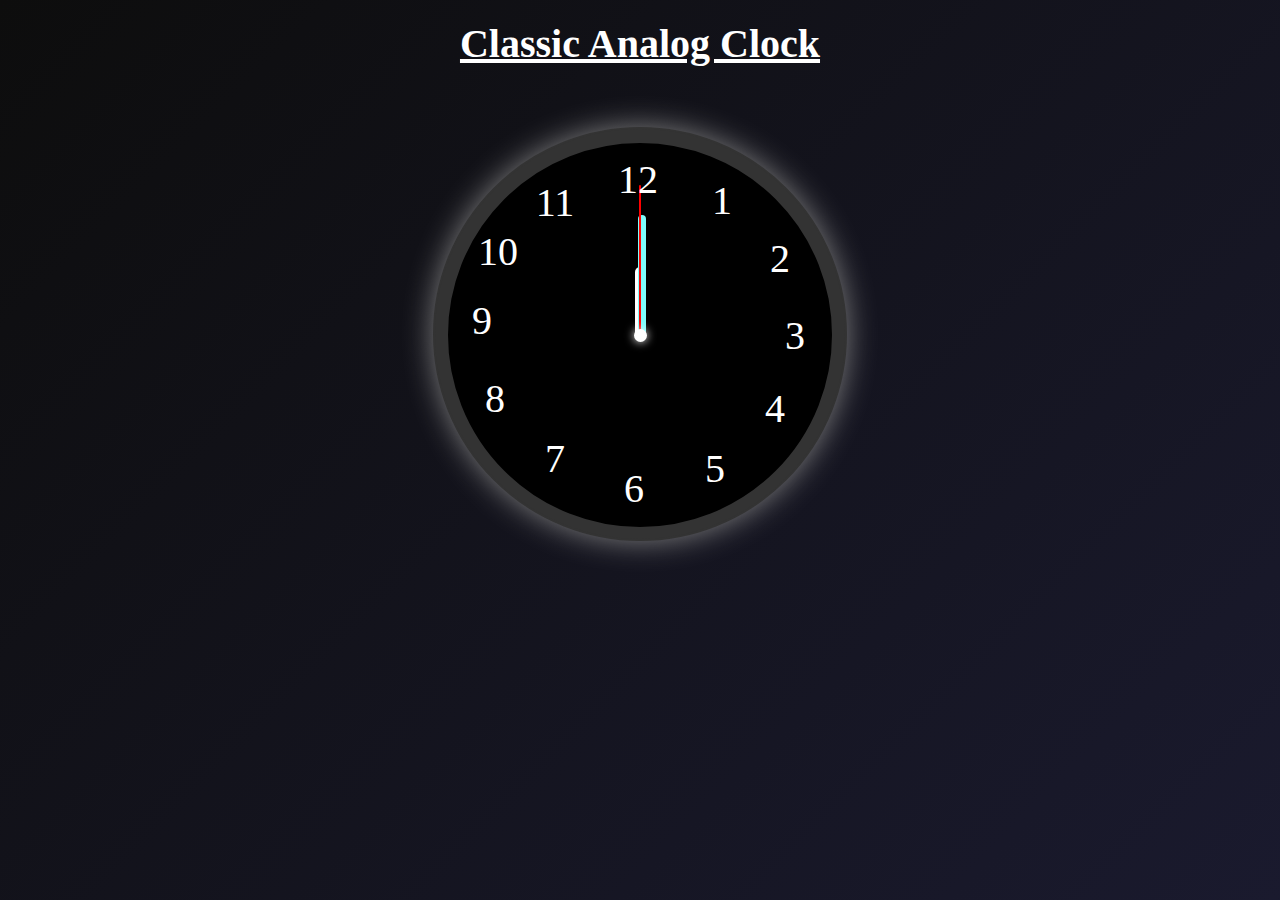
<file: Analog Clock/index.html>
<!DOCTYPE html>
<html lang="en">
<head>
    <meta charset="UTF-8">
    <meta name="viewport" content="width=device-width, initial-scale=1.0">
    <title>Clock</title>
    <link rel="stylesheet" href="style.css">
</head>
<body>
    <h1>Classic Analog Clock</h1>
</h1>
    <div class="grey_circle">
        <div class="black_circle">
            <div class="dot"></div>
                <div class="hour"></div>
                <div class="minute"></div>
                <div class="second"></div>
        <div class="box-12 small_circle"><p>12</p></div>
        <div class="box-11 small_circle" ><p>11</p></div>
        <div class="box-10 small_circle"><p>10</p></div>
        <div class="box-9 small_circle"><p>9</p></div>
        <div class="box-8 small_circle"><p>8</p></div>
        <div class="box-7 small_circle"><p>7</p></div>
        <div class="box-6 small_circle"><p>6</p></div>
        <div class="box-5 small_circle"><p>5</p></div>
        <div class="box-4 small_circle"><p>4</p></div>
        <div class="box-3 small_circle"><p>3</p></div>
        <div class="box-2 small_circle"><p>2</p></div>
        <div class="box-1 small_circle"><p>1</p></div>
    </div>
    </div>
</body>
</html>
</file>
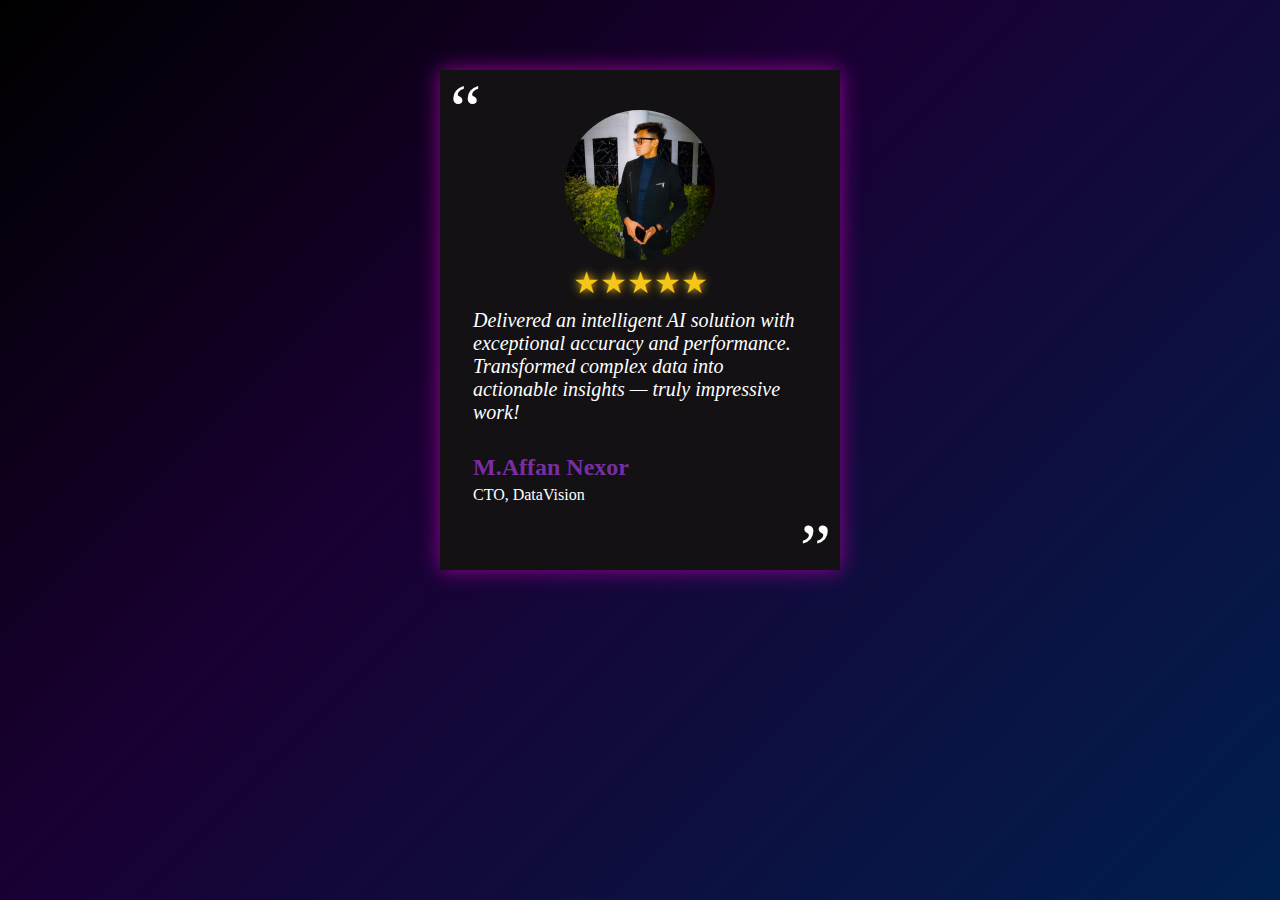
<file: Card/index.html>
<!DOCTYPE html>
<html lang="en">
<head>
    <meta charset="UTF-8">
    <meta name="viewport" content="width=device-width, initial-scale=1.0">
    <title>Card</title>
    <link rel="stylesheet" href="style.css">
</head>
<body>
    <div class="box-1">
        <div class="quote1">“</div>
        <div class="box-2">
            <img src="100.jpg" alt="">
        </div>
        <div class="star">★★★★★</div>
        <p class="para1">Delivered an intelligent AI solution with exceptional accuracy and performance. Transformed complex data into actionable insights — truly impressive work!</p>
        <h2>M.Affan Nexor</h2>
        <p class="p2">CTO, DataVision</h3>
        <div class="quote2">”</div>
    </div>
</body>
</html>
</file>
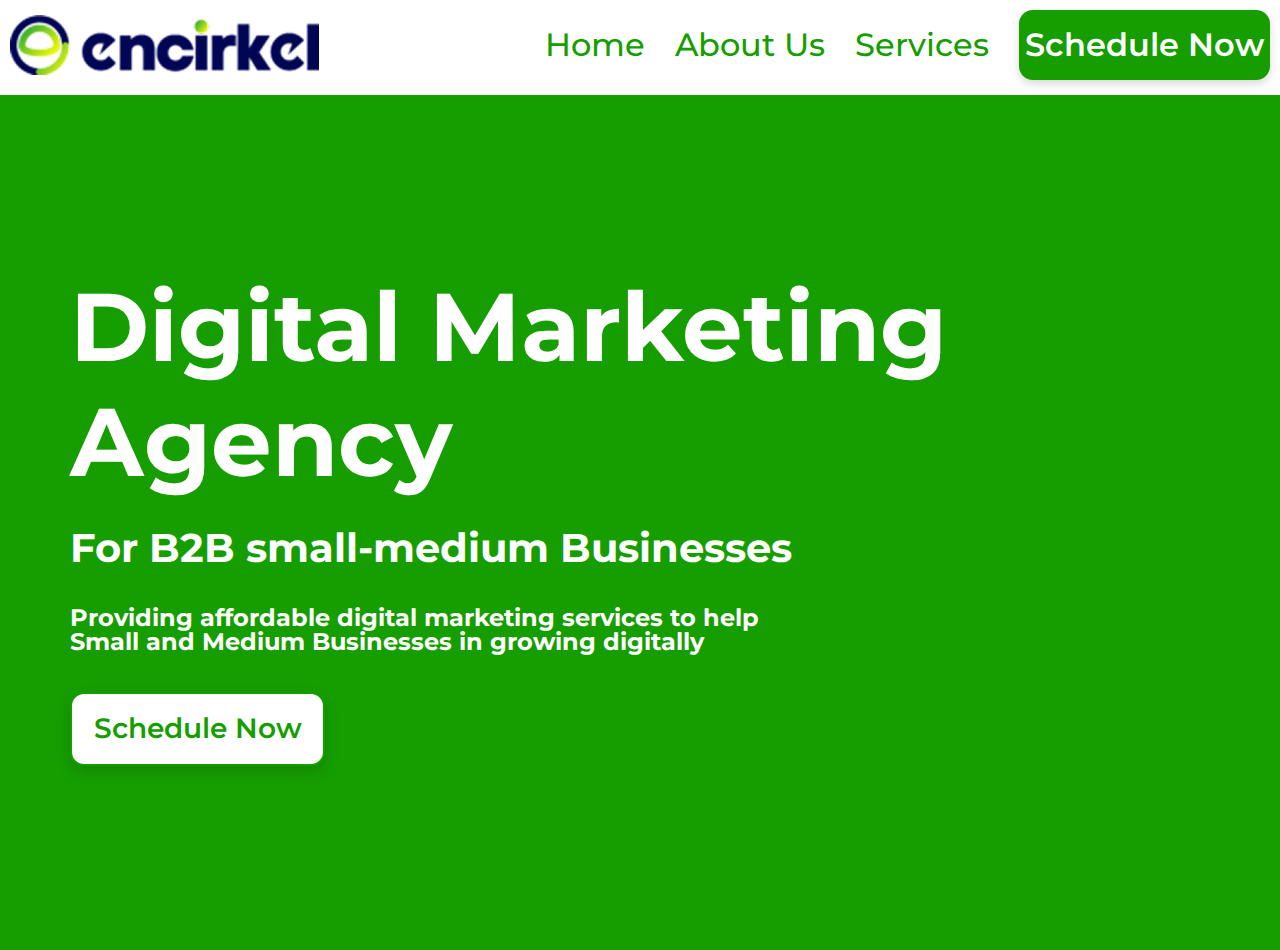
<file: NFT Landing Page/index.html>
<!DOCTYPE html>
<html lang="en">
<head>
    <meta charset="UTF-8">
    <meta name="viewport" content="width=device-width, initial-scale=1.0">
    <title>Landing Page</title>
    <link rel="stylesheet" href="style.css">
    <link rel="preconnect" href="https://fonts.googleapis.com">
<link rel="preconnect" href="https://fonts.gstatic.com" crossorigin>
<link href="https://fonts.googleapis.com/css2?family=Montserrat:ital,wght@0,100..900;1,100..900&display=swap" rel="stylesheet">
<link rel="preconnect" href="https://fonts.googleapis.com">
<link rel="preconnect" href="https://fonts.gstatic.com" crossorigin>
<link href="https://fonts.googleapis.com/css2?family=Montserrat:ital,wght@0,100..900;1,100..900&display=swap" rel="stylesheet">
</head>
<body>
<!-- ################################################################### -->
    <div class="nav">
        <div class="left">
            <img src="logo.png" alt="Load Error">
        </div>
        <div class="right">
            <a href="">Home</a>
            <a href="">About Us</a>
            <a href="">Services</a>
            <a href="" class="abc">Schedule Now</a>
        </div>
    </div>
<!-- ################################################################### -->
     <div class="hero-section">
        <div class="margin-left">
            <div class="content1">
                <p>Digital Marketing</p>
                <br>
                <p>Agency</p>
            </div>
            <br><br>
            <div class="content2">
                <p>For B2B small-medium Businesses</p>
            </div>
            <br><br>
            <div class="content3">
                <p>Providing affordable digital marketing services to help Small and Medium Businesses in growing digitally</p>
            </div>
            <br><br>
            <div class="btn">
                <p>Schedule Now</p>
            </div>
        </div>
    </div>
</body>
</html>
</file>
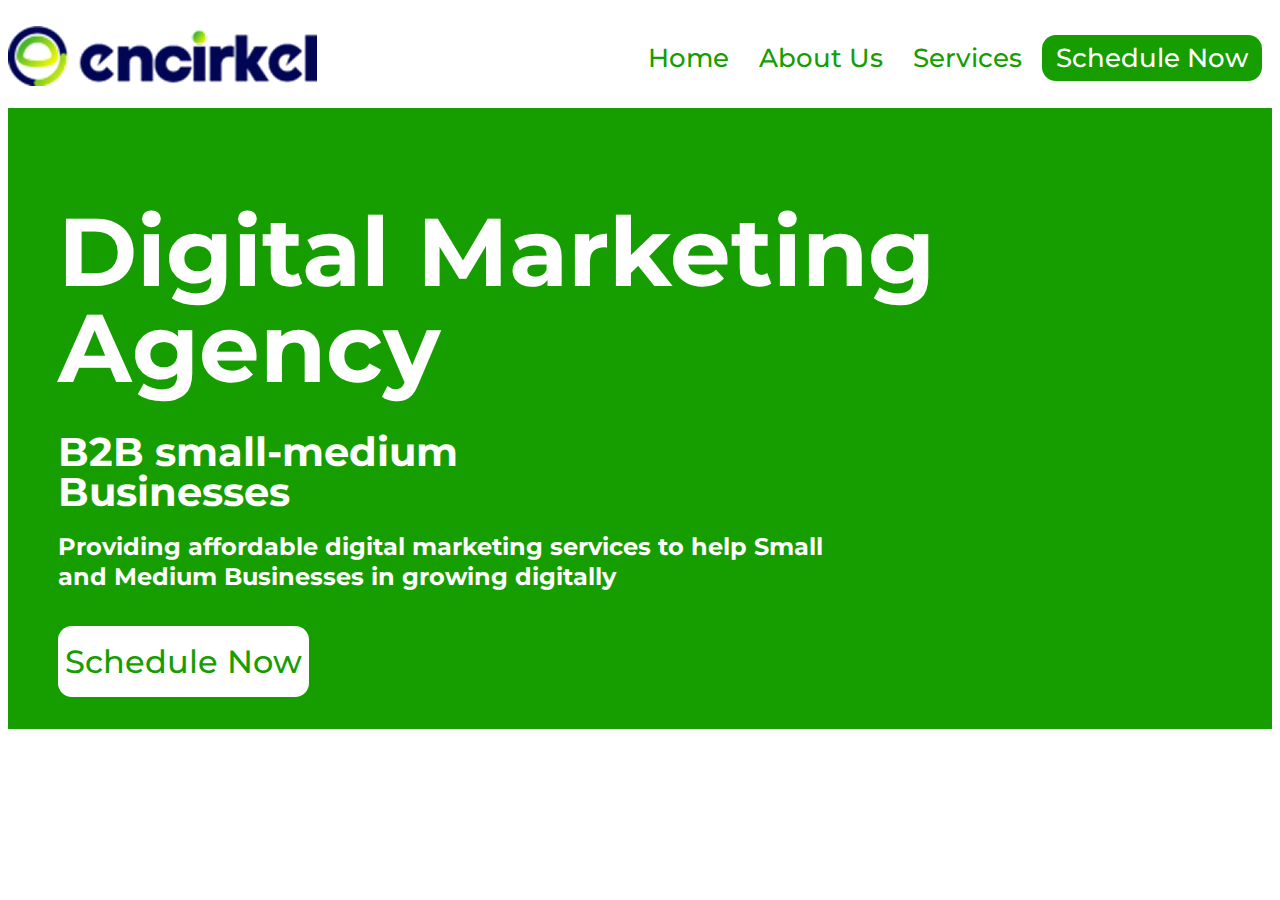
<file: Assignment # 4/NFT Landing Page/index.html>
<!DOCTYPE html>
<html lang="en">
<head>
    <meta charset="UTF-8">
    <meta name="viewport" content="width=device-width, initial-scale=1.0">
    <title>Landing Page</title>
    <link rel="stylesheet" href="style.css">
    <link rel="preconnect" href="https://fonts.googleapis.com">
<link rel="preconnect" href="https://fonts.gstatic.com" crossorigin>
<link href="https://fonts.googleapis.com/css2?family=Montserrat:ital,wght@0,100..900;1,100..900&display=swap" rel="stylesheet">
</head>
<body>
    <div class="landing-page">
        <div class="box1">
            <div class="left-side">
                <img src="logo.png" alt="Loading">
            </div>
            <div class="right-side">
            <p class="item1 right_side_common">Home</p>
            <p class="item1 right_side_common">About Us</p>
            <p class="item1 right_side_common">Services</p>
            <p class="btn right_side_common">Schedule Now</p>
            </div>
        </div>
        <div class="box2">
            <p class="content1 box2-common">Digital Marketing Agency</p>
            <p class="content2 box2-common">B2B small-medium Businesses</p>
            <p class="content3 box2-common">Providing affordable digital marketing services to help Small and Medium Businesses in growing digitally</p>
            <p class="content4 box2-common">Schedule Now</p>
        </div>

    </div>
</body>
</html>
</file>
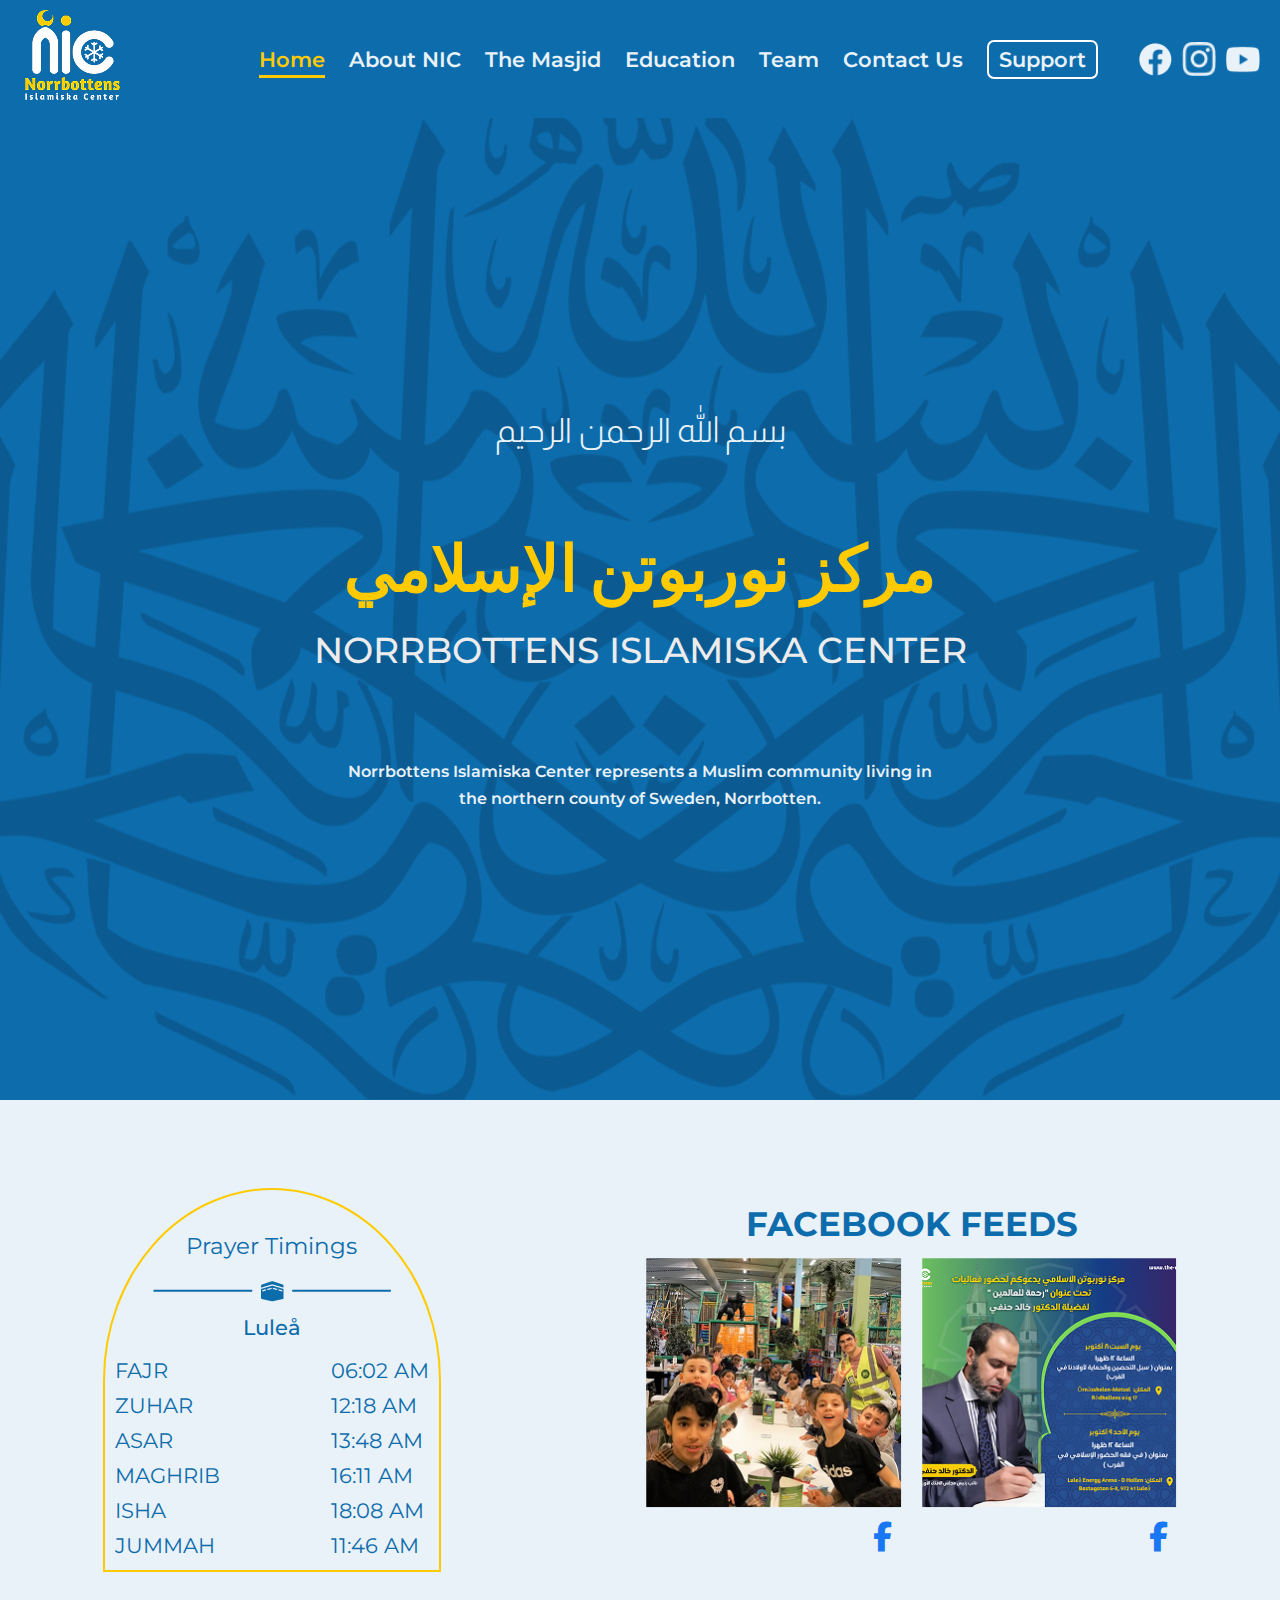
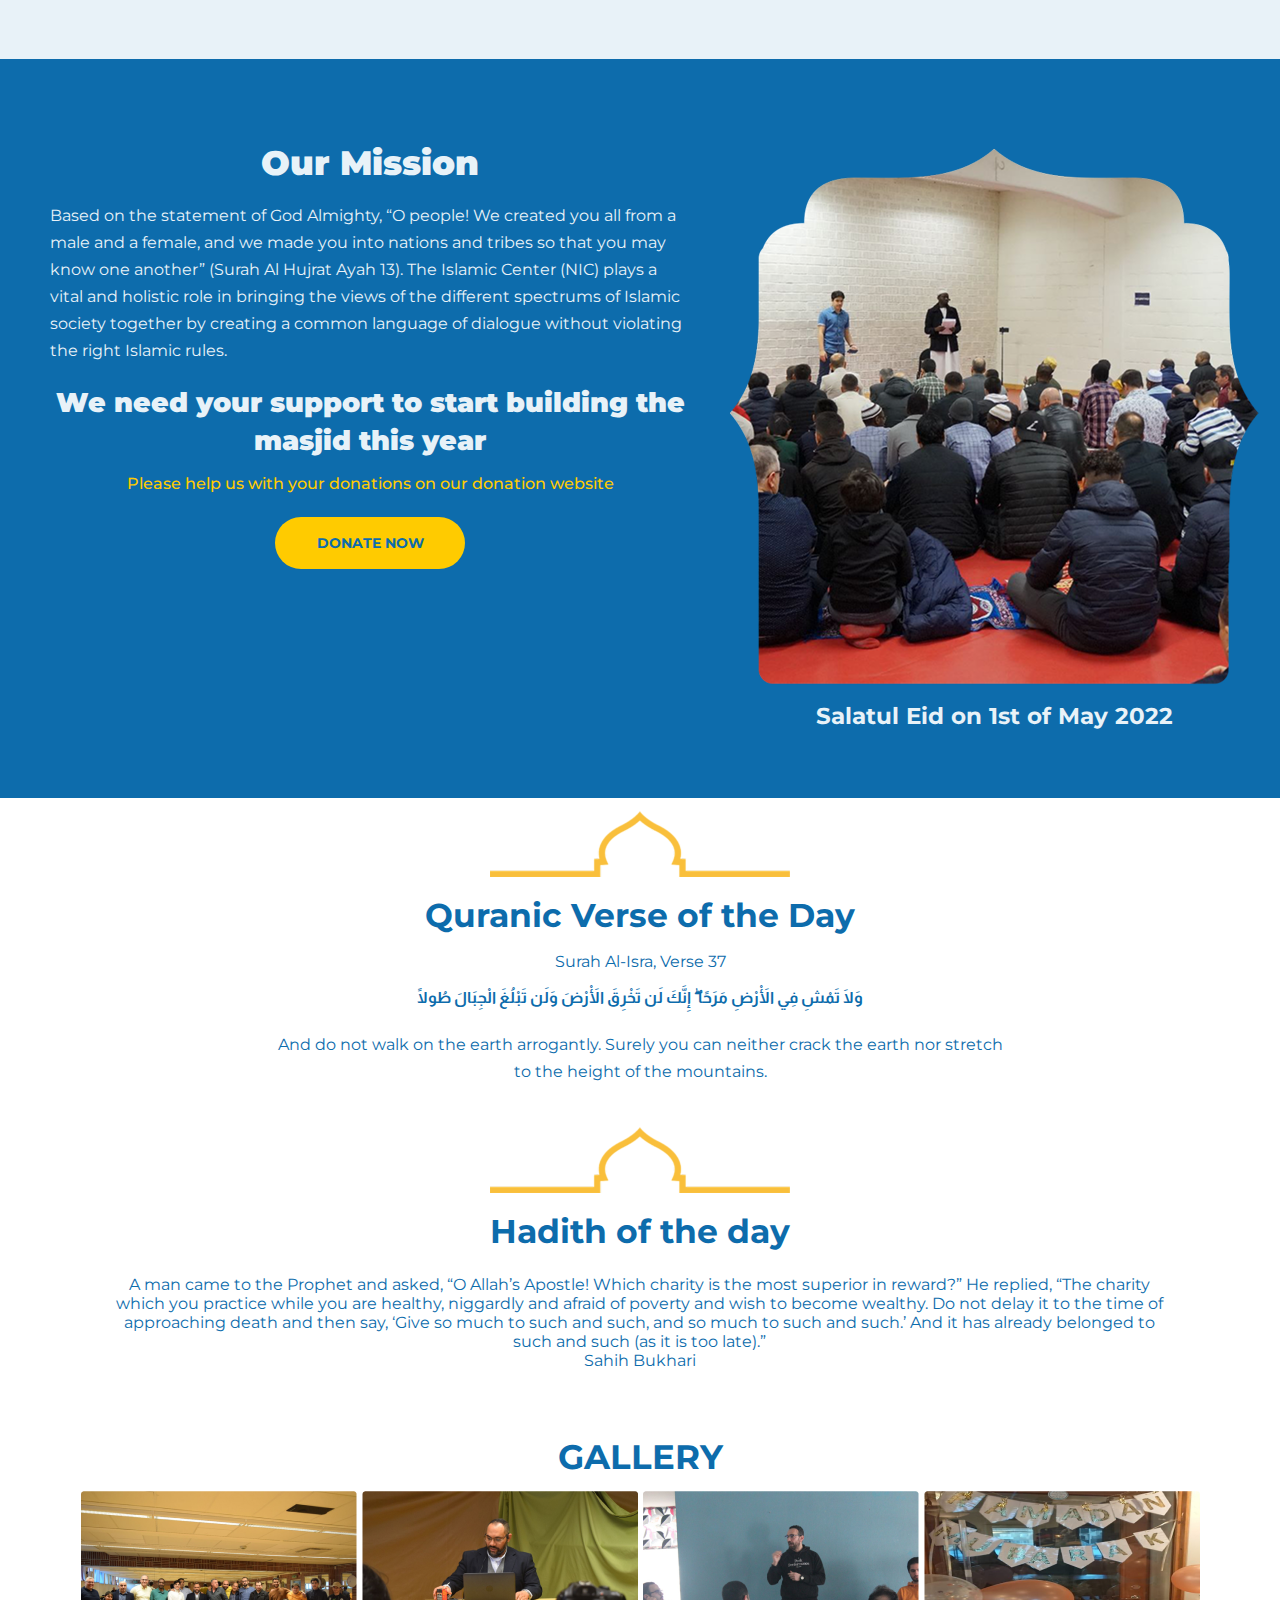
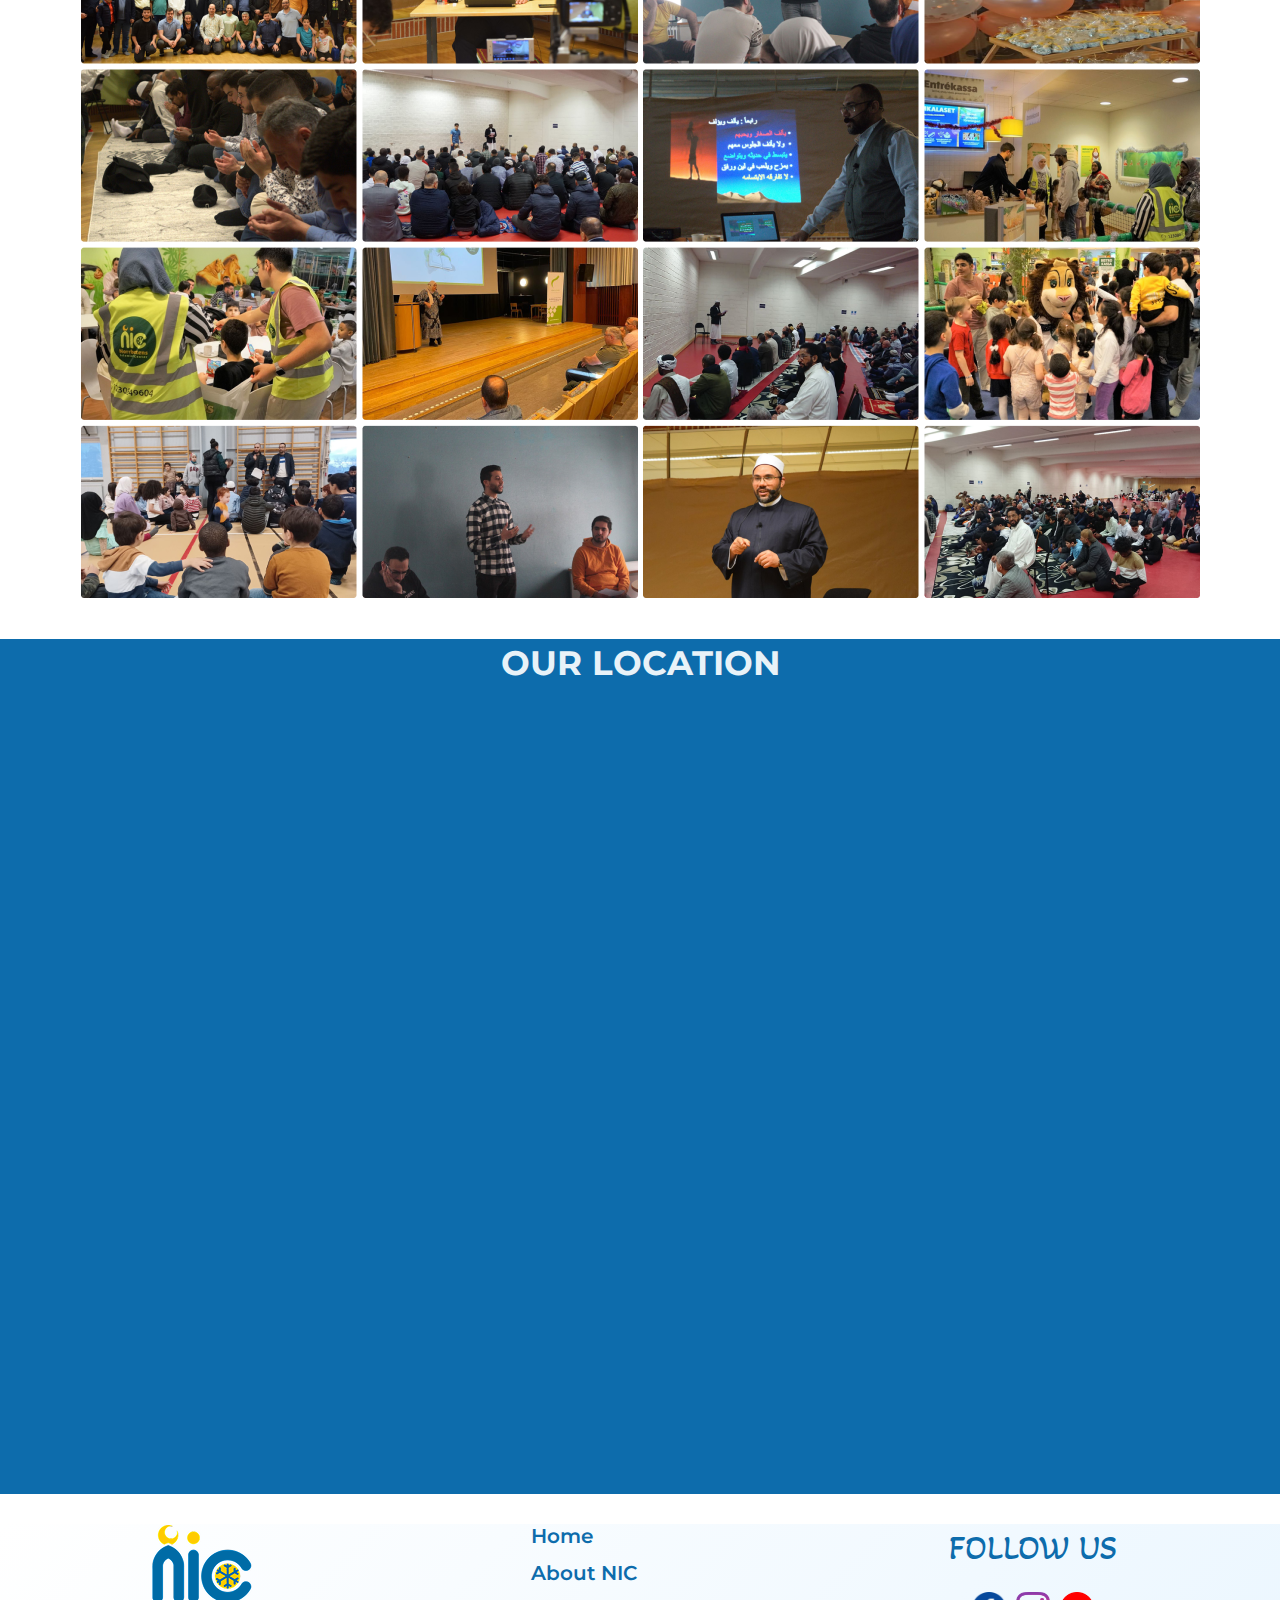
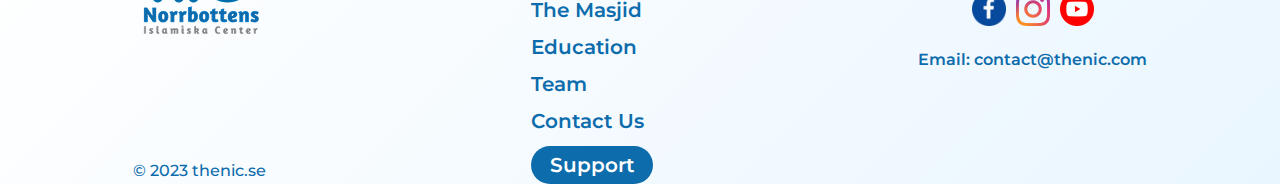
<file: TheNic-Responsive Website/home/Home.html>
<!DOCTYPE html>
<html lang="en">
<head>
    <meta charset="UTF-8">
    <meta name="viewport" content="width=device-width, initial-scale=1.0">
    <title>The Nic Website</title>
    <link rel="stylesheet" href="style.css">
    <link rel="preconnect" href="https://fonts.googleapis.com">
<link rel="preconnect" href="https://fonts.gstatic.com" crossorigin>
<link href="https://fonts.googleapis.com/css2?family=Montserrat:ital,wght@0,100..900;1,100..900&display=swap" rel="stylesheet">
<link rel="preconnect" href="https://fonts.googleapis.com">
<link rel="preconnect" href="https://fonts.gstatic.com" crossorigin>
<link href="https://fonts.googleapis.com/css2?family=Almarai:wght@300;400;700;800&display=swap" rel="stylesheet">
<link rel="preconnect" href="https://fonts.googleapis.com">
<link rel="preconnect" href="https://fonts.gstatic.com" crossorigin>
<link href="https://fonts.googleapis.com/css2?family=Inter:ital,opsz,wght@0,14..32,100..900;1,14..32,100..900&display=swap" rel="stylesheet">
<link rel="stylesheet" href="https://cdnjs.cloudflare.com/ajax/libs/font-awesome/6.4.0/css/all.min.css">
<link rel="preconnect" href="https://fonts.googleapis.com">
<link rel="preconnect" href="https://fonts.gstatic.com" crossorigin>
<link href="https://fonts.googleapis.com/css2?family=Almarai:wght@300;400;700;800&display=swap" rel="stylesheet">
<link rel="preconnect" href="https://fonts.googleapis.com">
<link rel="preconnect" href="https://fonts.gstatic.com" crossorigin>
<link href="https://fonts.googleapis.com/css2?family=Akaya+Telivigala&display=swap" rel="stylesheet">
</head>
<body>
    <div class="nav">
        <div class="left">
           <img src="logo.png" alt="Load Error">
        </div>
        <div class="centre">
            <div class="menu">
                <a href="Home.html" class="active">Home</a>
                <a href="../home/about-nic/about.html">About NIC</a>
                <a href="../home/the-masjid/Masjid.html">The Masjid</a>
                <a href="../home/education/education.html">Education</a>
                <a href="../home/team/team.html">Team</a>
                <a href="../home/contact-us/Contact.html">Contact Us</a>
                <a href="">Support</a>
            </div>
            <div class="right">
                <img src="facebook.png" width="34px" height="34px" alt="Load Error">
                <img src="instagram.png" width="34px" height="34px" alt="Load Error">
                <img src="youtube.png" width="34px" height="34px" alt="Load Error">
            </div>
        </div>
    </div>

<!-- ######################################################################### -->
    <div class="hero-section">
        <div class="upper common1">
            <p>بسم الله الرحمن الرحيم</p>
        </div>
        <div class="middle common1">
            <p>مركز نوربوتن الإسلامي</p>
            <p>Norrbottens Islamiska Center</p>
        </div>
        <div class="lower common1">
            <p>Norrbottens Islamiska Center represents a Muslim community living in 
 the northern county of Sweden, Norrbotten.</p>
        </div>
    </div>
<!-- ############################################################################  -->

    <div class="facebook-feeds">
        <div class="left-side">
            <div class="upper">
                <p>Prayer Timings</p>
                  <img style="margin: auto ; display: block;" src="madina.png" alt="Load Error">
                <p>Luleå</p>
            </div>
            <div class="lower">
                <div class="left common2">
                    <p>Fajr</p>
                    <p>Zuhar</p>
                    <p>Asar</p>
                    <p>Maghrib</p>
                    <p>Isha</p>
                    <p>Jummah</p>
                </div>
                <div class="right common2">
                    <p>06:02 AM</p>
                    <p>12:18 AM</p>
                    <p>13:48 AM</p>
                    <p>16:11 AM</p>
                    <p>18:08 AM</p>
                    <p>11:46 AM</p>
                </div>
            </div>
        </div>

<!-- ############################################################################# -->
        <div class="facebook-pics">
            <p>facebook Feeds</p>
            <div class="boxes">
                <div class="box1">
                    <img src="facebook1.png" width="256px" alt="Load Error">
                    <div class="fb-icon">
                    <i class="fab fa-facebook-f"></i>
                    </div>
                </div>
                <div class="box2">
                    <img src="facebook2.png"  alt="Load Error">
                    <div class="fb-icon">
                    <i class="fab fa-facebook-f"></i>
                    </div>
                </div>
            </div>
        </div>
    </div>
<!-- ############################################################################# -->  
       <div class="our-mission">
        <div class="left">
            <div class="upper">
                <p>Our Mission</p>
                <p>Based on the statement of God Almighty, “O people! We created you all from a male and a female, and we made you into nations and tribes so that you may know one another” (Surah Al Hujrat Ayah 13). The Islamic Center (NIC) plays a vital and holistic role in bringing the views of the different spectrums of Islamic society together by creating a common language of dialogue without violating the right Islamic rules.</p>
            </div>
            <div class="lower">
                <p>We need your support to start building the masjid this year</p>
                <p>Please help us with your donations on our donation website</p>
            </div>
            <div class="btn">
                <p>Donate Now</p>
            </div>
        </div>
        <div class="right">
            <img src="our mission pic.png" alt="Load Error">
            <p>Salatul Eid on 1st of May 2022</p>
        </div>
    </div>
<!-- ############################################################################# -->  
        <div class="quick-verse">
                <div class="centre">
                    <div class="upper">
                        <img src="design.png" alt="Load Error">
                        <p>Quranic Verse of the Day</p>
                        <p>Surah Al-Isra, Verse 37</p>
                    </div>
                    <div class="middle">
                        <p>وَلَا تَمْشِ فِي الْأَرْضِ مَرَحًا ۖ إِنَّكَ لَن تَخْرِقَ الْأَرْضَ وَلَن تَبْلُغَ الْجِبَالَ طُولًا</p>
                    </div>
                    <div class="lower">
                        <p>And do not walk on the earth arrogantly. Surely you can neither crack the earth nor stretch to the height of the mountains.</p>
                    </div>
                </div>
        </div>
<!-- ############################################################################# --> 
        <div class="hadith">
            <div class="centre">
                <div class="upper">
                    <img src="design.png" alt="Load Error">
                    <p>Hadith of the day</p>
                </div>
                <div class="lower">
                    <p>A man came to the Prophet and asked, “O Allah’s Apostle! Which charity is the most superior in reward?” He replied, “The charity which you practice while you are healthy, niggardly and afraid of poverty and wish to become wealthy. Do not delay it to the time of approaching death and then say, ‘Give so much to such and such, and so much to such and such.’ And it has already belonged to such and such (as it is too late).”</p>
                    <p>Sahih Bukhari</p>
                </div>
            </div>
        </div>
<!-- ############################################################################# --> 
        <div class="gallery">
            <div class="upper">
                <p>Gallery</p>
            </div>
            <div class="image">
                <img src="1.png" alt="Load Error">
                <img src="2.png" alt="Load Error">
                <img src="3.png" alt="Load Error">
                <img src="4.png" alt="Load Error">
                <img src="5.png" alt="Load Error">
                <img src="6.png" alt="Load Error">
                <img src="7.png" alt="Load Error">
                <img src="8.png" alt="Load Error">
                <img src="9.png" alt="Load Error">
                <img src="10.png" alt="Load Error">
                <img src="11.png" alt="Load Error">
                <img src="12.png" alt="Load Error">
                <img src="13.png" alt="Load Error">
                <img src="14.png" alt="Load Error">
                <img src="15.png" alt="Load Error">
                <img src="16.png" alt="Load Error">
            </div>
        </div>
<!-- ############################################################################# --> 
        <div class="location">
            <div class="upper">
                <p>Our Location</p>
            </div>
            <div class="lower">
                <iframe src="https://www.google.com/maps/embed?pb=!1m18!1m12!1m3!1d6594.957732604521!2d22.232963182624147!3d65.59167671876193!2m3!1f0!2f0!3f0!3m2!1i1024!2i768!4f13.1!3m3!1m2!1s0x467f7ab09f35cf0d%3A0x26034507d775b5c1!2s974%2052%20Herts%C3%B6n%2C%20Sweden!5e0!3m2!1sen!2s!4v1757105446543!5m2!1sen!2s" width="1086" height="500" style="border:0;" allowfullscreen="" loading="lazy" referrerpolicy="no-referrer-when-downgrade"></iframe>
            </div>
        </div>
<!-- ############################################################################# --> 
    <div class="footer">
        <div class="left">
            <img src="NIC-LOGO-1-300x281.png.png" alt="Load Error">
            <p>© 2023 thenic.se</p>
        </div>
        <div class="middle">
            <ul>
                <li><a href="Home.html">Home</a></li>
               <li><a href="../home/about-nic/about.html">About NIC</a></li>
               <li> <a href="../home/the-masjid/Masjid.html">The Masjid</a></li>
               <li><a href="../home/education/education.html">Education</a></li>
                <li><a href="../home/team/team.html">Team</a></li>
                <li><a href="../home/contact-us/Contact.html">Contact Us</a></li>
                <li><a href="" class="support-btn">Support</a></li>
            </ul>
        </div>
        <div class="right">
            <p>Follow US</p>
            <div class="image">
                <img src="facebook footer.png" width="34px" height="34px" alt="Load Error">
                <img src="instagram footer.png" width="34px" height="34px" alt="Load Error">
                <img src="youtube footer.png" width="34px" height="34px" alt="Load Error">
            </div>
            <p>Email: contact@thenic.com</p>
        </div>
    </div>           

</body>
</html>
</file>
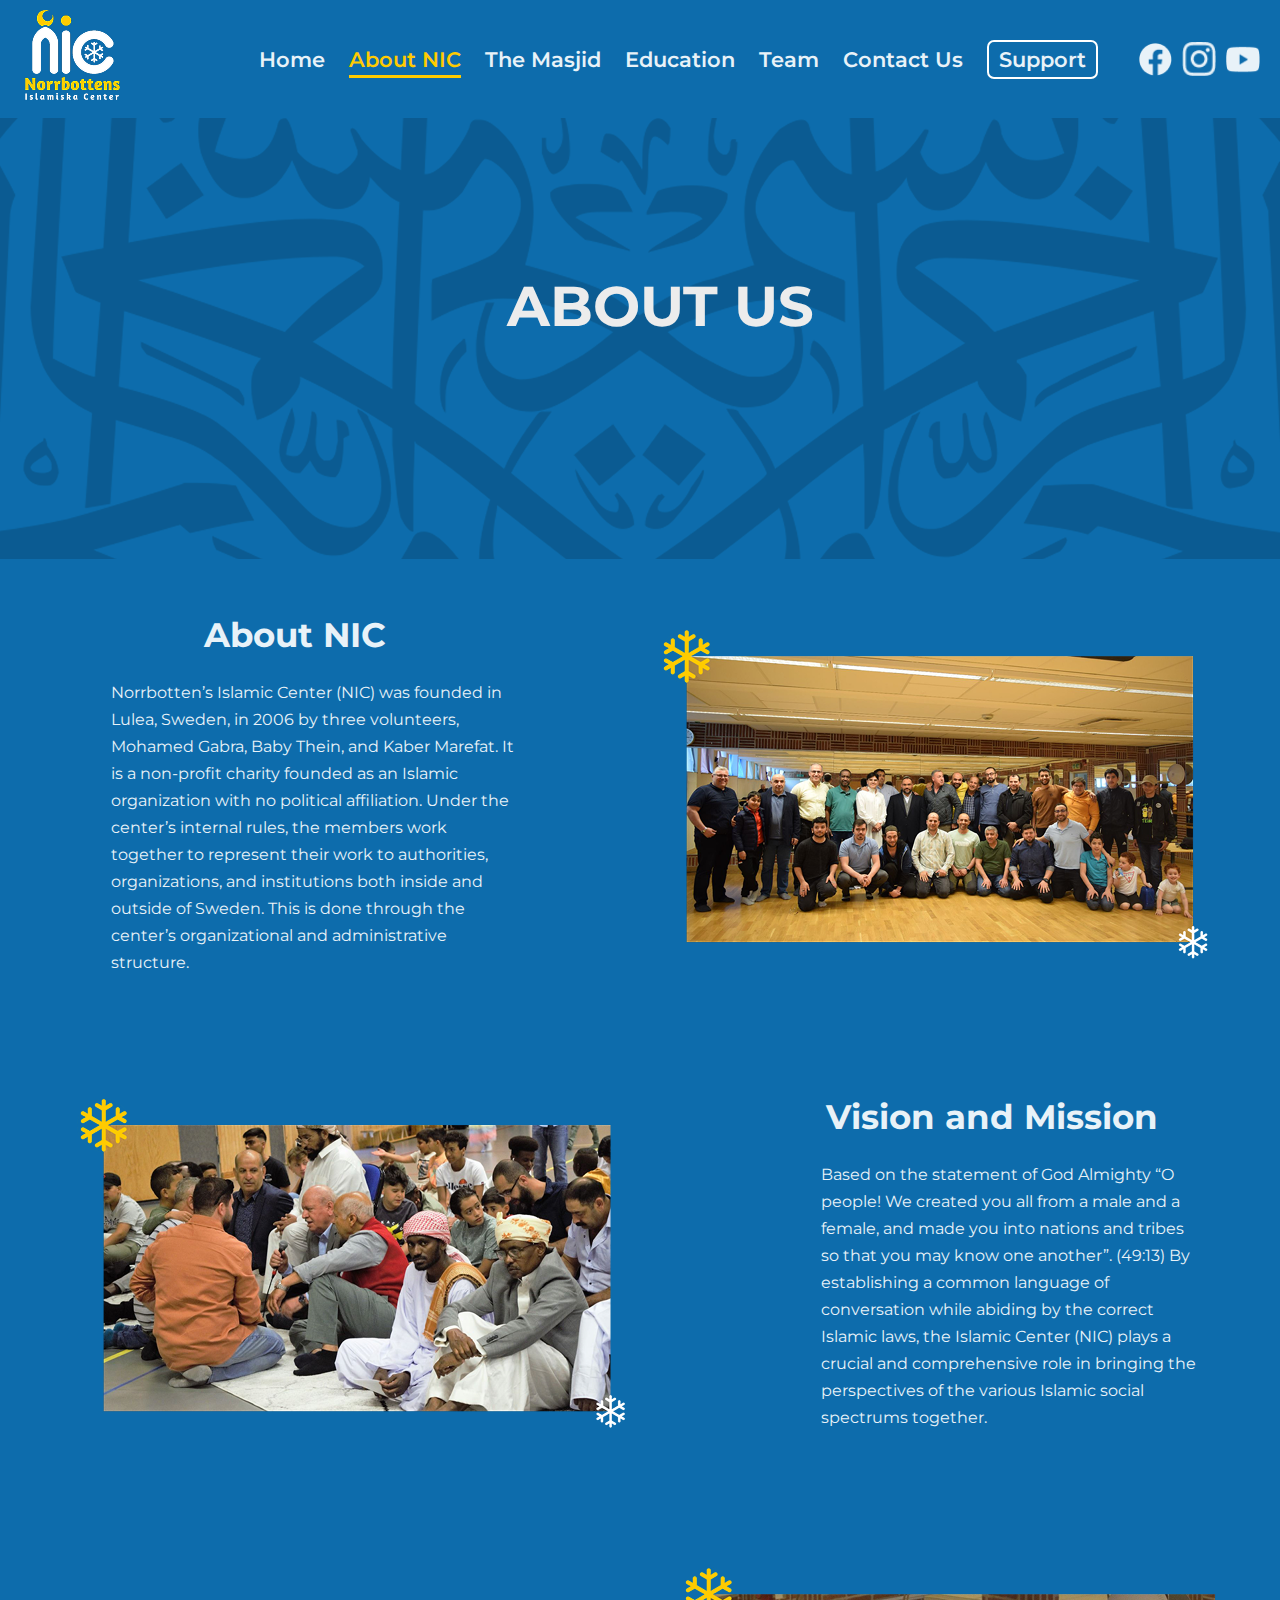
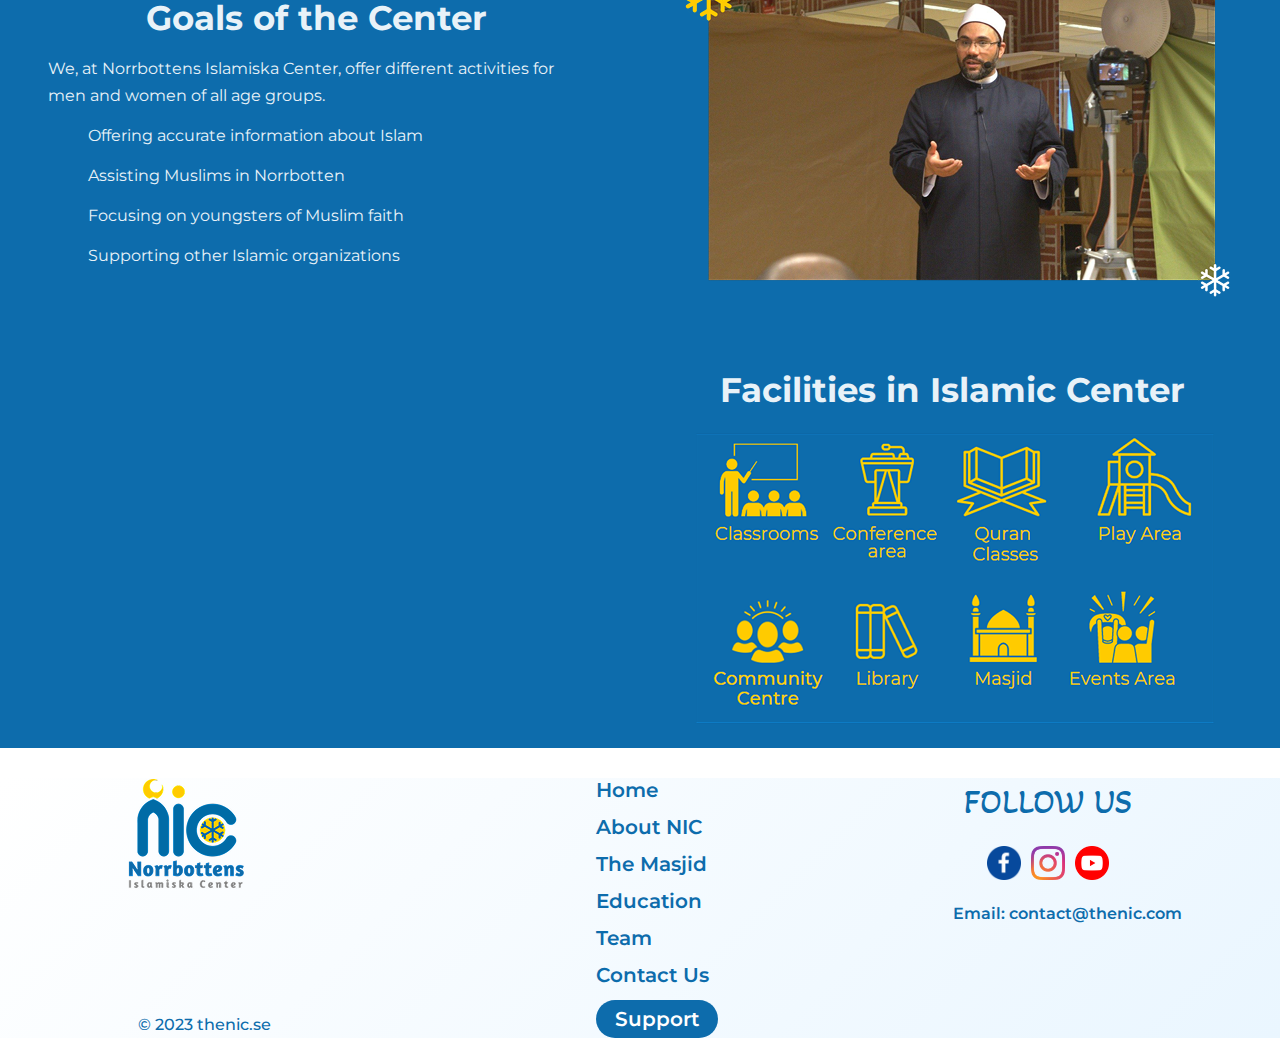
<file: TheNic-Responsive Website/home/about-nic/about.html>
<!DOCTYPE html>
<html lang="en">
<head>
    <meta charset="UTF-8">
    <meta name="viewport" content="width=device-width, initial-scale=1.0">
    <title>About Nic</title>
    <link rel="stylesheet" href="style.css">
    <link rel="preconnect" href="https://fonts.googleapis.com">
<link rel="preconnect" href="https://fonts.gstatic.com" crossorigin>
<link href="https://fonts.googleapis.com/css2?family=Montserrat:ital,wght@0,100..900;1,100..900&display=swap" rel="stylesheet">
<link rel="preconnect" href="https://fonts.googleapis.com">
<link rel="preconnect" href="https://fonts.gstatic.com" crossorigin>
<link href="https://fonts.googleapis.com/css2?family=Almarai:wght@300;400;700;800&display=swap" rel="stylesheet">
<link rel="preconnect" href="https://fonts.googleapis.com">
<link rel="preconnect" href="https://fonts.gstatic.com" crossorigin>
<link href="https://fonts.googleapis.com/css2?family=Inter:ital,opsz,wght@0,14..32,100..900;1,14..32,100..900&display=swap" rel="stylesheet">
<link rel="stylesheet" href="https://cdnjs.cloudflare.com/ajax/libs/font-awesome/6.4.0/css/all.min.css">
<link rel="preconnect" href="https://fonts.googleapis.com">
<link rel="preconnect" href="https://fonts.gstatic.com" crossorigin>
<link href="https://fonts.googleapis.com/css2?family=Almarai:wght@300;400;700;800&display=swap" rel="stylesheet">
<link rel="preconnect" href="https://fonts.googleapis.com">
<link rel="preconnect" href="https://fonts.gstatic.com" crossorigin>
<link href="https://fonts.googleapis.com/css2?family=Akaya+Telivigala&display=swap" rel="stylesheet">
</head>
<body>
<!-- ######################################################################### -->
        <div class="nav">
        <div class="left">
           <img src="../logo.png" alt="Load Error">
        </div>
        <div class="centre">
            <div class="menu">
                <a href="../Home.html">Home</a>
                <a href="about.html" class="active">About NIC</a>
                <a href="../the-masjid/Masjid.html">The Masjid</a>
                <a href="../education/education.html">Education</a>
                <a href="../team/team.html">Team</a>
                <a href="../contact-us/Contact.html">Contact Us</a>
                <a href="">Support</a>
            </div>
            <div class="right">
                <img src="../facebook.png" width="34px" height="34px" alt="Load Error">
                <img src="../instagram.png" width="34px" height="34px" alt="Load Error">
                <img src="../youtube.png" width="34px" height="34px" alt="Load Error">
            </div>
        </div>
    </div>
<!-- ######################################################################### -->
    <div class="hero-section">
            <p>ABOUT US</p>
    </div>
<!-- ######################################################################### -->
        <div class="content1">
            <div class="left">
                <p>About NIC</p>
                <p>Norrbotten’s Islamic Center (NIC) was founded in Lulea, Sweden, in 2006 by three volunteers, Mohamed Gabra, Baby Thein, and Kaber Marefat. It is a non-profit charity founded as an Islamic organization with no political affiliation.
Under the center’s internal rules, the members work together to represent their work to authorities, organizations, and institutions both inside and outside of Sweden. This is done through the center’s organizational and administrative structure.</p>
            </div>
            <div class="right">
                <img src="About NIC.png" alt="Load Error">
            </div>
        </div>

        <div class="content2">
            <div class="left2">
                <img src="Vision and Mission.png" alt="Load Error">
            </div>
            <div class="right2">
                <p>Vision and Mission</p>
                <p>Based on the statement of God Almighty “O people! We created you all from a male and a female, and made you into nations and tribes so that you may know one another”. (49:13)
By establishing a common language of conversation while abiding by the correct Islamic laws, the Islamic Center (NIC) plays a crucial and comprehensive role in bringing the perspectives of the various Islamic social spectrums together.</p>
            </div>
        </div>

                <div class="content3">
            <div class="left3">
                <p>Goals of the Center</p>
                <p>We, at Norrbottens Islamiska Center, offer different activities for men and women of all age groups.</p>
                <p>Offering accurate information about Islam</p>
                <p>Assisting Muslims in Norrbotten</p>
                <p>Focusing on youngsters of Muslim faith</p>
                <p>Supporting other Islamic organizations</p>
            </div>
            <div class="right3">
                <img src="Goals of  the centre.png" alt="Load Error">
            </div>
        </div>
<!-- ############################################################################# --> 

        <div class="facilities">
            <div class="right">
                <p>Facilities in Islamic Center</p>
                <img src="collection.png"alt="Load Error">
            </div>
        </div>

<!-- ############################################################################# --> 
    <div class="footer">
        <div class="left">
            <img src="../NIC-LOGO-1-300x281.png.png" alt="Load Error">
            <p>© 2023 thenic.se</p>
        </div>
        <div class="middle">
            <ul>
                <li><a href="../Home.html">Home</a></li>
                <li><a href="about.html" >About NIC</a></li>
                <li><a href="../the-masjid/Masjid.html">The Masjid</a></li>
                <li><a href="../education/education.html">Education</a></li>
                <li><a href="../team/team.html">Team</a></li>
                <li><a href="../contact-us/Contact.html">Contact Us</a></li>
                <li><a href="#" class="support-btn">Support</a></li>
            </ul>
        </div>
        <div class="right">
            <p>Follow US</p>
            <div class="image">
                <img src="../facebook footer.png" width="34px" height="34px" alt="Load Error">
                <img src="../instagram footer.png" width="34px" height="34px" alt="Load Error">
                <img src="../youtube footer.png" width="34px" height="34px" alt="Load Error">
            </div>
            <p>Email: contact@thenic.com</p>
        </div>
    </div>       

</body>
</html>
</file>
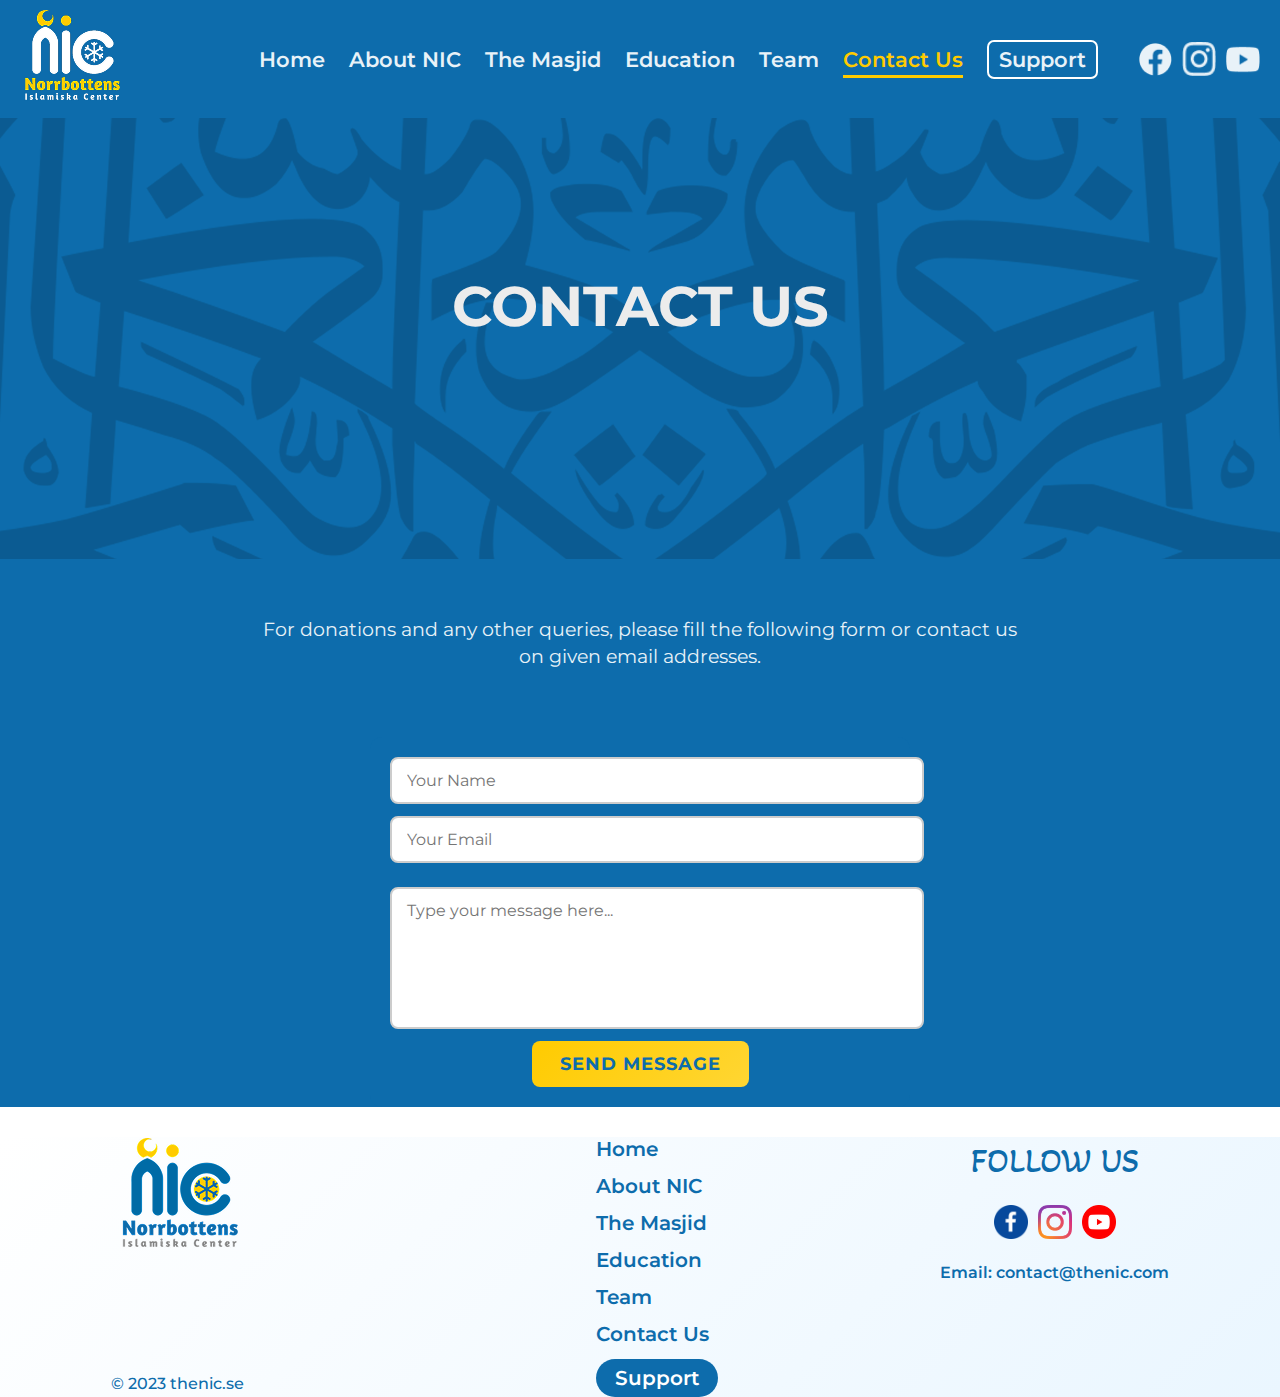
<file: TheNic-Responsive Website/home/contact-us/Contact.html>
<!DOCTYPE html>
<html lang="en">
<head>
    <meta charset="UTF-8">
    <meta name="viewport" content="width=device-width, initial-scale=1.0">
    <title>Contact Us</title>
    <link rel="stylesheet" href="style.css">
<link rel="preconnect" href="https://fonts.gstatic.com" crossorigin>
<link href="https://fonts.googleapis.com/css2?family=Montserrat:ital,wght@0,100..900;1,100..900&display=swap" rel="stylesheet">
<link rel="preconnect" href="https://fonts.googleapis.com">
<link rel="preconnect" href="https://fonts.gstatic.com" crossorigin>
<link href="https://fonts.googleapis.com/css2?family=Almarai:wght@300;400;700;800&display=swap" rel="stylesheet">
<link rel="preconnect" href="https://fonts.googleapis.com">
<link rel="preconnect" href="https://fonts.gstatic.com" crossorigin>
<link href="https://fonts.googleapis.com/css2?family=Inter:ital,opsz,wght@0,14..32,100..900;1,14..32,100..900&display=swap" rel="stylesheet">
<link rel="stylesheet" href="https://cdnjs.cloudflare.com/ajax/libs/font-awesome/6.4.0/css/all.min.css">
<link rel="preconnect" href="https://fonts.googleapis.com">
<link rel="preconnect" href="https://fonts.gstatic.com" crossorigin>
<link href="https://fonts.googleapis.com/css2?family=Almarai:wght@300;400;700;800&display=swap" rel="stylesheet">
<link rel="preconnect" href="https://fonts.googleapis.com">
<link rel="preconnect" href="https://fonts.gstatic.com" crossorigin>
<link href="https://fonts.googleapis.com/css2?family=Akaya+Telivigala&display=swap" rel="stylesheet">
</head>
<body>
    <div class="background-color">
        <!-- ######################################################################### -->
        <div class="nav">
        <div class="left">
           <img src="../logo.png" alt="Load Error">
        </div>
        <div class="centre">
            <div class="menu">
                <a href="../Home.html">Home</a>
                <a href="../about-nic/about.html">About NIC</a>
                <a href="../the-masjid/Masjid.html">The Masjid</a>
                <a href="../education/education.html">Education</a>
                <a href="../team/team.html">Team</a>
                <a href="Contact.html" class="active">Contact Us</a>
                <a href="">Support</a>
            </div>
            <div class="right">
                <img src="../facebook.png" width="34px" height="34px" alt="Load Error">
                <img src="../instagram.png" width="34px" height="34px" alt="Load Error">
                <img src="../youtube.png" width="34px" height="34px" alt="Load Error">
            </div>
        </div>
    </div>
<!-- ######################################################################### -->
        <div class="hero-section">
                <p>Contact us</p>
        </div>
<!-- ######################################################################### -->
 <br><br><br>
        <div class="content">
            <p>For donations and any other queries, please fill the following form or contact us on given email addresses.</p>
        </div>
<br><br><br>
<!-- ######################################################################### -->
        <div class="box">
            <input class="abc" type="text" placeholder="Your Name">
            <input class="abc" type="email" placeholder="Your Email">
            <label for="message"></label>
<textarea id="message" name="message" rows="6" cols="50" placeholder="Type your message here..."></textarea>
            <button type="submit" class="send-btn">Send Message</button>
        </div> 
    </div>
    <!-- ######################################################################### -->
      <div class="footer">
        <div class="left">
            <img src="../NIC-LOGO-1-300x281.png.png" alt="Load Error">
            <p>© 2023 thenic.se</p>
        </div>
        <div class="middle">
            <ul>
                <li><a href="../Home.html">Home</a></li>
                <li><a href="../about-nic/about.html">About NIC</a></li>
                <li><a href="../the-masjid/Masjid.html">The Masjid</a></li>
                <li><a href="../education/education.html">Education</a></li>
                <li><a href="../team/team.html">Team</a></li>
                <li><a href="Contact.html" class="active">Contact Us</a></li>
                <li><a href="#" class="support-btn">Support</a></li>
            </ul>
        </div>
        <div class="right">
            <p>Follow US</p>
            <div class="image">
                <img src="../facebook footer.png" width="34px" height="34px" alt="Load Error">
                <img src="../instagram footer.png" width="34px" height="34px" alt="Load Error">
                <img src="../youtube footer.png" width="34px" height="34px" alt="Load Error">
            </div>
            <p>Email: contact@thenic.com</p>
        </div>
    </div>           
</body>
</html>
</file>
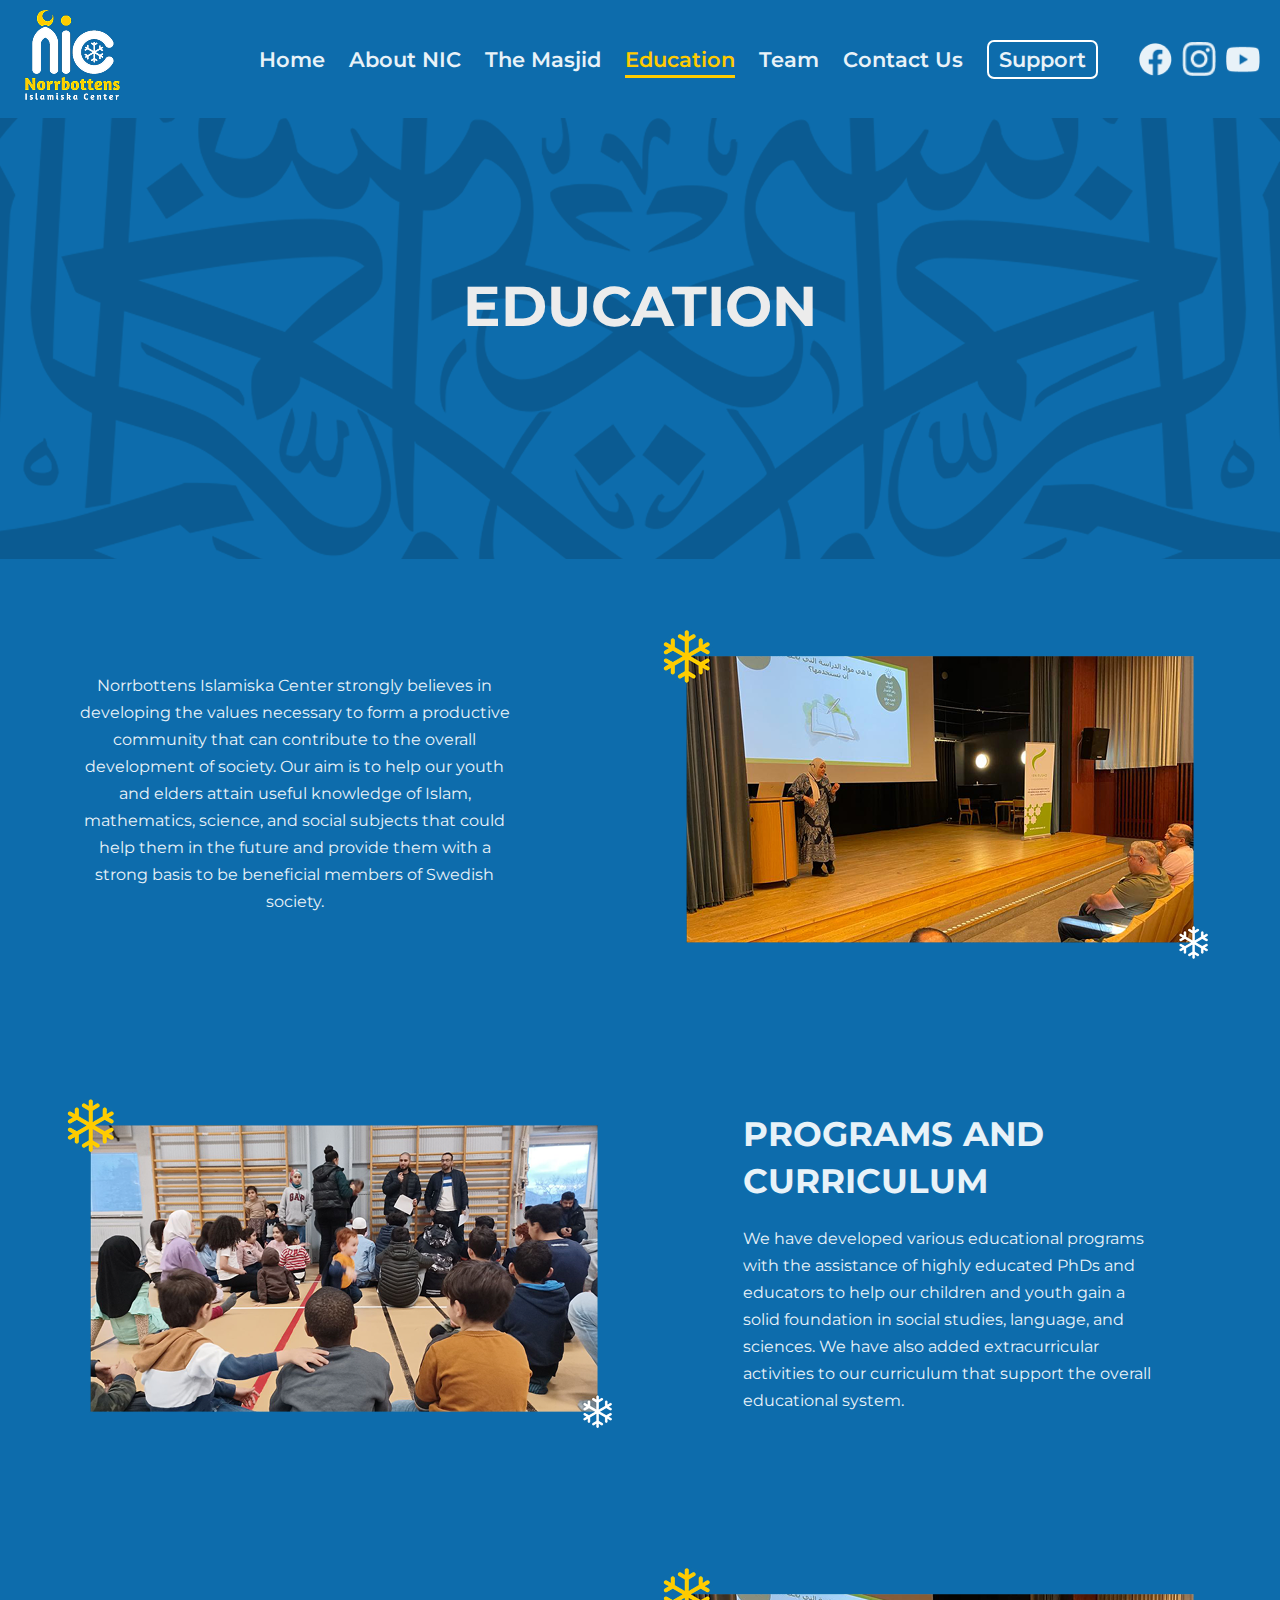
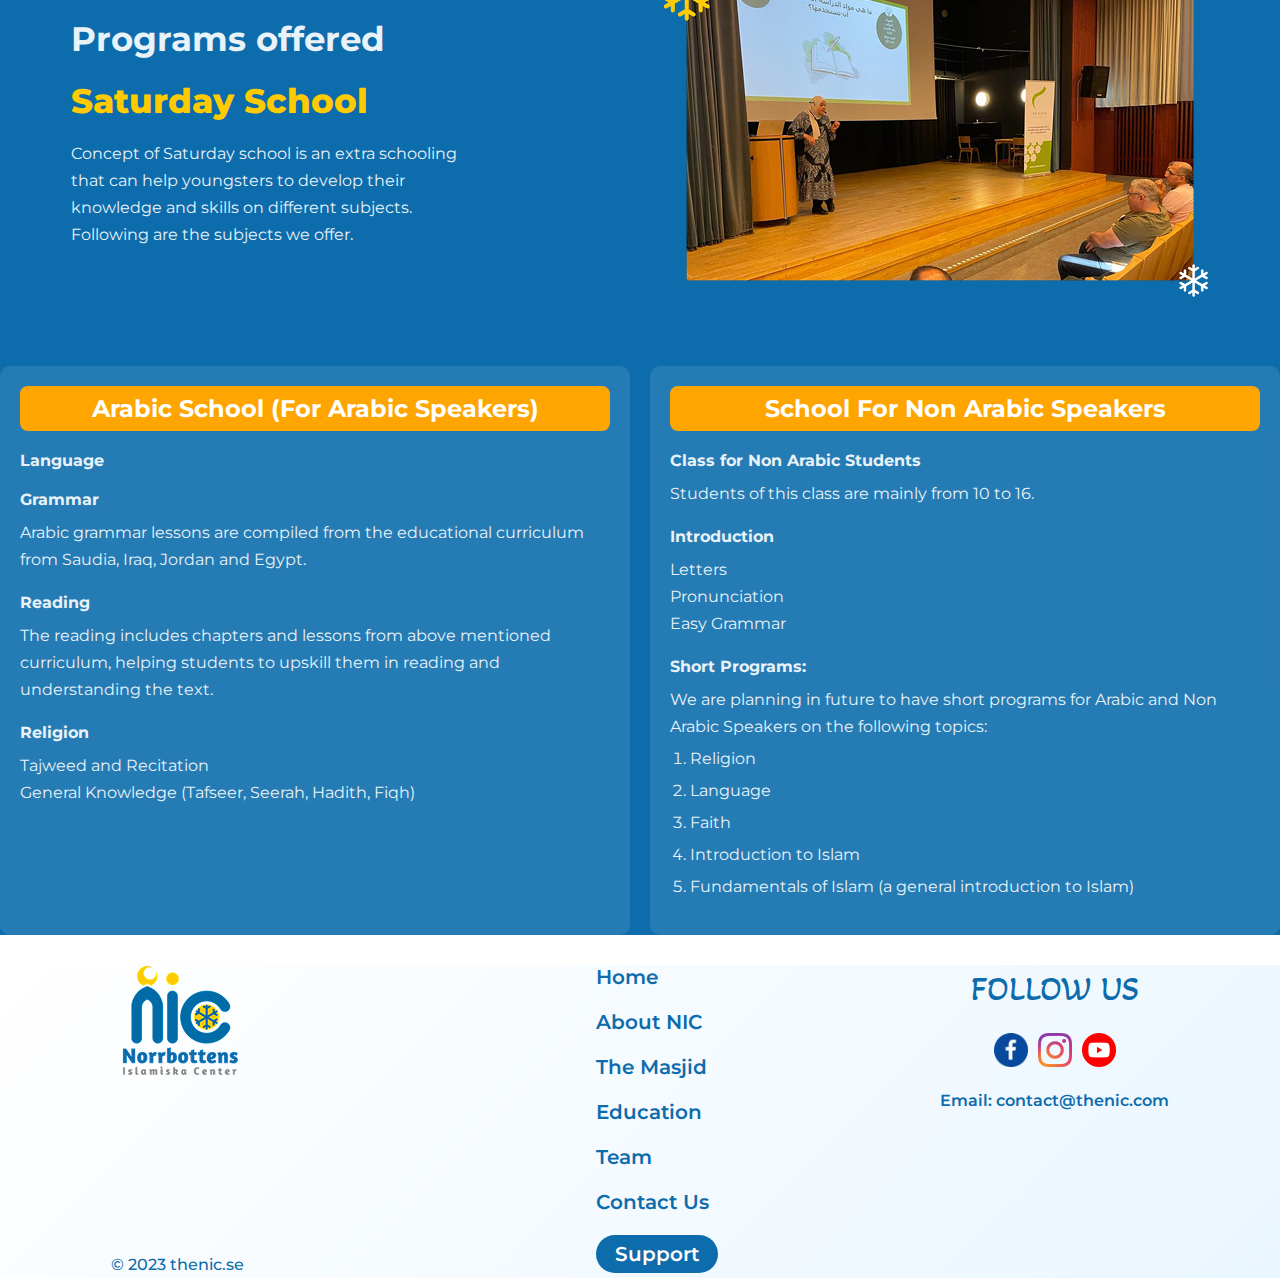
<file: TheNic-Responsive Website/home/education/education.html>
<!DOCTYPE html>
<html lang="en">
<head>
    <meta charset="UTF-8">
    <meta name="viewport" content="width=device-width, initial-scale=1.0">
    <title>Education</title>
    <link rel="stylesheet" href="style.css">
    <link rel="preconnect" href="https://fonts.gstatic.com" crossorigin>
<link rel="preconnect" href="https://fonts.gstatic.com" crossorigin>
<link href="https://fonts.googleapis.com/css2?family=Montserrat:ital,wght@0,100..900;1,100..900&display=swap" rel="stylesheet">
<link rel="preconnect" href="https://fonts.googleapis.com">
<link rel="preconnect" href="https://fonts.gstatic.com" crossorigin>
<link href="https://fonts.googleapis.com/css2?family=Almarai:wght@300;400;700;800&display=swap" rel="stylesheet">
<link rel="preconnect" href="https://fonts.googleapis.com">
<link rel="preconnect" href="https://fonts.gstatic.com" crossorigin>
<link href="https://fonts.googleapis.com/css2?family=Inter:ital,opsz,wght@0,14..32,100..900;1,14..32,100..900&display=swap" rel="stylesheet">
<link rel="stylesheet" href="https://cdnjs.cloudflare.com/ajax/libs/font-awesome/6.4.0/css/all.min.css">
<link rel="preconnect" href="https://fonts.googleapis.com">
<link rel="preconnect" href="https://fonts.gstatic.com" crossorigin>
<link href="https://fonts.googleapis.com/css2?family=Almarai:wght@300;400;700;800&display=swap" rel="stylesheet">
<link rel="preconnect" href="https://fonts.googleapis.com">
<link rel="preconnect" href="https://fonts.gstatic.com" crossorigin>
<link href="https://fonts.googleapis.com/css2?family=Akaya+Telivigala&display=swap" rel="stylesheet">
</head>
<body>
      <!-- ######################################################################### -->
        <div class="nav">
        <div class="left">
           <img src="../logo.png" alt="Load Error">
        </div>
        <div class="centre">
            <div class="menu">
                <a href="../Home.html">Home</a>
                <a href="../about-nic/about.html">About NIC</a>
                <a href="../the-masjid/Masjid.html">The Masjid</a>
                <a href="education.html" class="active">Education</a>
                <a href="../team/team.html">Team</a>
                <a href="../contact-us/Contact.html">Contact Us</a>
                <a href="">Support</a>
            </div>
            <div class="right">
                <img src="../facebook.png" width="34px" height="34px" alt="Load Error">
                <img src="../instagram.png" width="34px" height="34px" alt="Load Error">
                <img src="../youtube.png" width="34px" height="34px" alt="Load Error">
            </div>
        </div>
    </div>

<!-- ######################################################################### -->
        <div class="hero-section">
                <p>EDUCATION</p>
        </div>
<!-- ######################################################################### -->
        <div class="content1">
            <div class="left">
                <p>Norrbottens Islamiska Center strongly believes in developing the values necessary to form a productive community that can contribute to the overall development of society. Our aim is to help our youth and elders attain useful knowledge of Islam, mathematics, science, and social subjects that could help them in the future and provide them with a strong basis to be beneficial members of Swedish society.</p>
            </div>
            <div class="right">
                <img src="1.png" alt="Load Error">
            </div>
        </div>


        <div class="content2">
            <div class="left2">
                <img src="2.png" alt="Load Error">
            </div>
            <div class="right2">
                <p>Programs and Curriculum</p>
                <p>We have developed various educational programs with the assistance of highly educated PhDs and educators to help our children and youth gain a solid foundation in social studies, language, and sciences. We have also added extracurricular activities to our curriculum that support the overall educational system.</p>
            </div>
        </div>


        <div class="content3">
            <div class="left">
                <p>Programs offered</p>
                <p>Saturday School</p>
                <p>Concept of Saturday school is an extra schooling that can help youngsters to develop their knowledge and skills on different subjects. Following are the subjects we offer.</p>
            </div>
            <div class="right">
                <img src="1.png" alt="Load Error">
            </div>
        </div>

<!-- ######################################################################### -->
    <div class="container">
        <div class="comparison-container">
            <div class="section">
                <div class="section-title">Arabic School (For Arabic Speakers)</div>

                <h3>Language</h3>

                <h3>Grammar</h3>
                <p>Arabic grammar lessons are compiled from the educational curriculum from Saudia, Iraq, Jordan and Egypt.</p>

                <h3>Reading</h3>
                <p>The reading includes chapters and lessons from above mentioned curriculum, helping students to upskill them in reading and understanding the text.</p>

                <h3>Religion</h3>
                <p>Tajweed and Recitation</p>
                <p>General Knowledge (Tafseer, Seerah, Hadith, Fiqh)</p>
            </div>

            <div class="section">
                <div class="section-title">School For Non Arabic Speakers</div>

                <h3>Class for Non Arabic Students</h3>
                <p>Students of this class are mainly from 10 to 16.</p>

                <h3>Introduction</h3>
                <p>Letters</p>
                <p>Pronunciation</p>
                <p>Easy Grammar</p>

                <h3>Short Programs:</h3>
                <p>We are planning in future to have short programs for Arabic and Non Arabic Speakers on the following topics:</p>
                <ol>
                    <li>Religion</li>
                    <li>Language</li>
                    <li>Faith</li>
                    <li>Introduction to Islam</li>
                    <li>Fundamentals of Islam (a general introduction to Islam)</li>
                </ol>
            </div>

        </div>
    </div>


<!-- ######################################################################### -->
      <div class="footer">
        <div class="left">
            <img src="../NIC-LOGO-1-300x281.png.png" alt="Load Error">
            <p>© 2023 thenic.se</p>
        </div>
        <div class="middle">
            <ul>
                <li><a href="../Home.html">Home</a></li>
                <li><a href="../about-nic/about.html">About NIC</a></li>
                <li><a href="../the-masjid/Masjid.html">The Masjid</a></li>
                <li><a href="education.html" class="active">Education</a></li>
                <li><a href="../team/team.html">Team</a></li>
                <li><a href="../contact-us/Contact.html">Contact Us</a></li>
                <li><a href="#" class="support-btn">Support</a></li>
            </ul>
        </div>
        <div class="right">
            <p>Follow US</p>
            <div class="image">
                <img src="../facebook footer.png" width="34px" height="34px" alt="Load Error">
                <img src="../instagram footer.png" width="34px" height="34px" alt="Load Error">
                <img src="../youtube footer.png" width="34px" height="34px" alt="Load Error">
            </div>
            <p>Email: contact@thenic.com</p>
        </div>
    </div>    
</body>
</html>
</file>
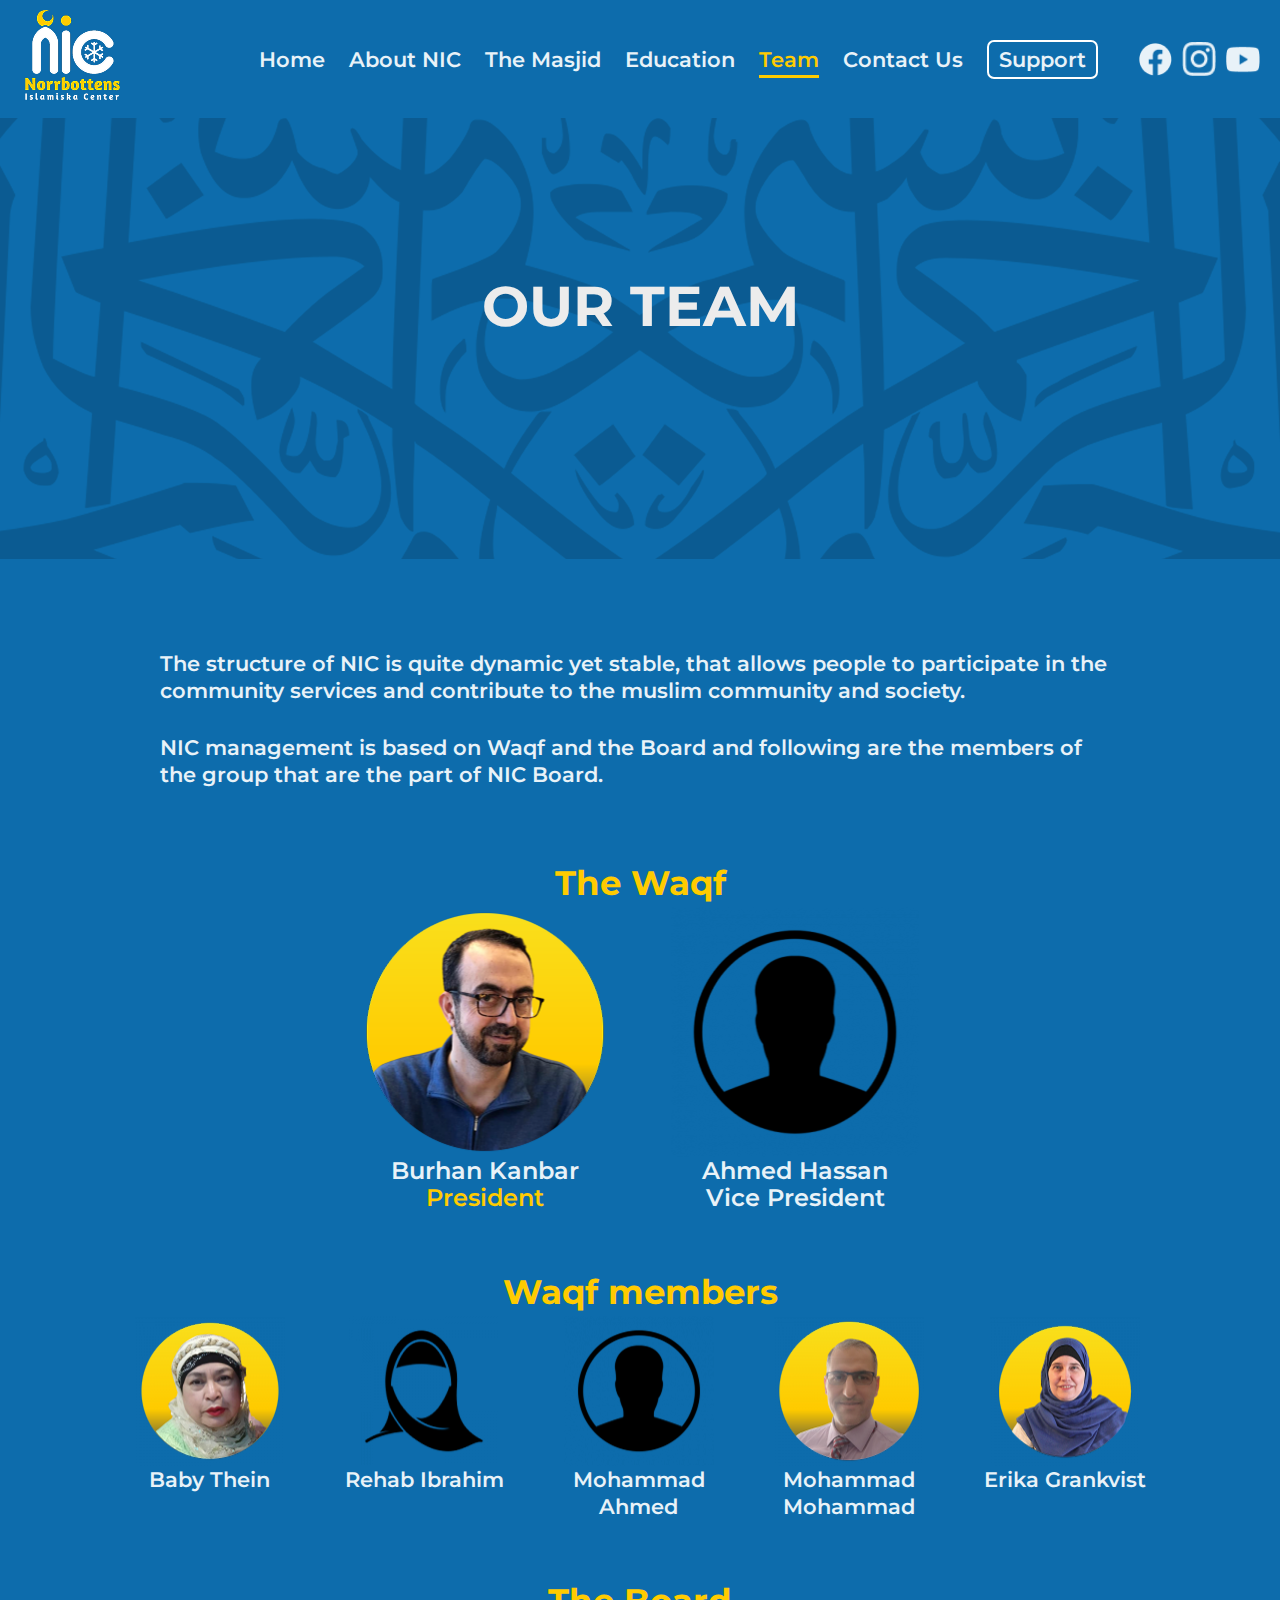
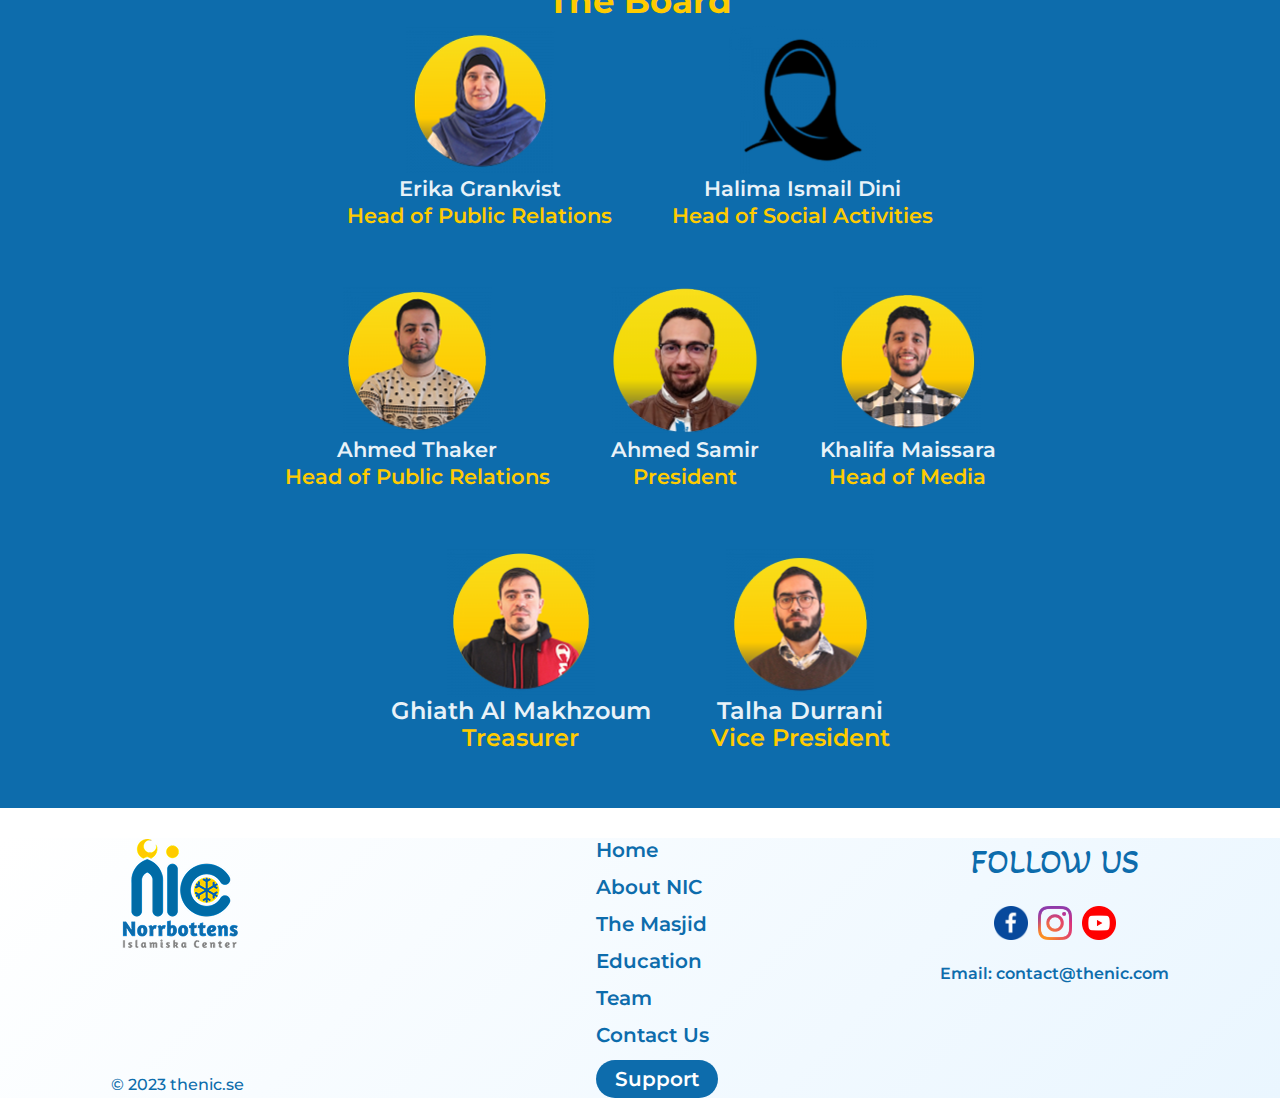
<file: TheNic-Responsive Website/home/team/team.html>
<!DOCTYPE html>
<html lang="en">
<head>
    <meta charset="UTF-8">
    <meta name="viewport" content="width=device-width, initial-scale=1.0">
    <title>The Team</title>
     <link rel="stylesheet" href="style.css">
<link rel="preconnect" href="https://fonts.gstatic.com" crossorigin>
<link href="https://fonts.googleapis.com/css2?family=Montserrat:ital,wght@0,100..900;1,100..900&display=swap" rel="stylesheet">
<link rel="preconnect" href="https://fonts.googleapis.com">
<link rel="preconnect" href="https://fonts.gstatic.com" crossorigin>
<link href="https://fonts.googleapis.com/css2?family=Almarai:wght@300;400;700;800&display=swap" rel="stylesheet">
<link rel="preconnect" href="https://fonts.googleapis.com">
<link rel="preconnect" href="https://fonts.gstatic.com" crossorigin>
<link href="https://fonts.googleapis.com/css2?family=Inter:ital,opsz,wght@0,14..32,100..900;1,14..32,100..900&display=swap" rel="stylesheet">
<link rel="stylesheet" href="https://cdnjs.cloudflare.com/ajax/libs/font-awesome/6.4.0/css/all.min.css">
<link rel="preconnect" href="https://fonts.googleapis.com">
<link rel="preconnect" href="https://fonts.gstatic.com" crossorigin>
<link href="https://fonts.googleapis.com/css2?family=Almarai:wght@300;400;700;800&display=swap" rel="stylesheet">
<link rel="preconnect" href="https://fonts.googleapis.com">
<link rel="preconnect" href="https://fonts.gstatic.com" crossorigin>
<link href="https://fonts.googleapis.com/css2?family=Akaya+Telivigala&display=swap" rel="stylesheet">
</head>
<body>
    <div class="background-color">
          <!-- ######################################################################### -->
        <div class="nav">
        <div class="left">
           <img src="../logo.png" alt="Load Error">
        </div>
        <div class="centre">
            <div class="menu">
                <a href="../Home.html">Home</a>
                <a href="../about-nic/about.html">About NIC</a>
                <a href="../the-masjid/Masjid.html">The Masjid</a>
                <a href="../education/education.html">Education</a>
                <a href="team.html" class="active">Team</a>
                <a href="../contact-us/Contact.html">Contact Us</a>
                <a href="">Support</a>
            </div>
            <div class="right">
                <img src="../facebook.png" width="34px" height="34px" alt="Load Error">
                <img src="../instagram.png" width="34px" height="34px" alt="Load Error">
                <img src="../youtube.png" width="34px" height="34px" alt="Load Error">
            </div>
        </div>
    </div>

<!-- ######################################################################### -->
        <div class="hero-section">
                <p>Our Team</p>
        </div>
<!-- ######################################################################### -->
        <div class="lines">
            <div class="upper">
                <p>The structure of NIC is quite dynamic yet stable, that allows people to participate in the community services and contribute to the muslim community and society.</p>
            </div>
            <div class="lower">
                <p>NIC management is based on Waqf and the Board and following are the members of the group that are the part of NIC Board.</p>
            </div>
        </div>
<!-- ######################################################################### -->
        <div class="information1">
            <p>The Waqf</p>
        <div class="pic1">
            <div class="member">
                <img src="1.png" width="250" height="250" alt="Load Error">
                <p>Burhan Kanbar</p>
                <p class="abc">President</p>
            </div>
            <div class="member">
                <img src="2.png" width="250" height="250" alt="Load Error">
                <p>Ahmed Hassan</p>
                <p>Vice President</p>
            </div>
        </div>
    </div>
    <br><br><br>
<!-- ######################################################################### -->
        <div class="information2">
            <p>Waqf members</p>
        <div class="pic2">
            <div class="member">
                <img src="3.png" width="150" height="150" alt="Load Error">
                <p>Baby Thein</p>
            </div>
            <div class="member">
                <img src="4.png" width="150" height="150" alt="Load Error">
                <p>Rehab Ibrahim</p>
            </div>
            <div class="member">
                <img src="5.png" width="150" height="150" alt="Load Error">
                <p>Mohammad</p>
                <p>Ahmed</p>
            </div>
            <div class="member">
                <img src="6.png" width="150" height="150" alt="Load Error">
                <p>Mohammad</p>
                <p>Mohammad</p>
            </div>
            <div class="member">
                <img src="7.png" width="150" height="150" alt="Load Error">
                <p>Erika Grankvist</p>
            </div>
        </div>
    </div>
        <br><br><br>
<!-- ######################################################################### -->
        <div class="information3">
            <p>The Board</p>
        <div class="pic3">
            <div class="member">
                <img src="8.png" width="150" height="150" alt="Load Error">
                <p>Erika Grankvist</p>
                <p class="abc">Head of Public Relations</p>
            </div>
            <div class="member">
                <img src="9.png" width="150" height="150" alt="Load Error">
                <p>Halima Ismail Dini</p>
                <p class="abc">Head of Social Activities</p>
            </div>
        </div>
    </div>
        <br><br><br>
<!-- ######################################################################### -->
        <div class="information4">
        <div class="pic4">
            <div class="member">
                <img src="10.png" width="150" height="150" alt="Load Error">
                <p>Ahmed Thaker</p>
                <p class="abc">Head of Public Relations</p>
            </div>
            <div class="member">
                <img src="11.png" width="150" height="150" alt="Load Error">
                <p>Ahmed Samir</p>
                <p class="abc">President</p>
            </div>
            <div class="member">
                <img src="12.png" width="150" height="150" alt="Load Error">
                <p>Khalifa Maissara</p>
                <p class="abc">Head of Media</p>
            </div>
        </div>
    </div>
        <br><br><br>
<!-- ######################################################################### -->
        <div class="information1">
        <div class="pic1">
            <div class="member">
                <img src="13.png" width="150" height="150" alt="Load Error">
                <p>Ghiath Al Makhzoum</p>
                <p class="abc">Treasurer</p>
            </div>
            <div class="member">
                <img src="14.png" width="150" height="150" alt="Load Error">
                <p>Talha Durrani</p>
                <p class="abc">Vice President</p>
            </div>
        </div>
    </div>
    <br><br> <br>
</div>
    <!-- ######################################################################### -->
      <div class="footer">
        <div class="left">
            <img src="../NIC-LOGO-1-300x281.png.png" alt="Load Error">
            <p>© 2023 thenic.se</p>
        </div>
        <div class="middle">
            <ul>
                <li><a href="../Home.html">Home</a></li>
               <li><a href="../about-nic/about.html">About NIC</a></li>
               <li> <a href="../the-masjid/Masjid.html">The Masjid</a></li>
               <li><a href="../education/education.html">Education</a></li>
                <li><a href="team.html" class="active">Team</a></li>
                <li><a href="../contact-us/Contact.html">Contact Us</a></li>
                <li><a href="" class="support-btn">Support</a></li>
            </ul>
        </div>
        <div class="right">
            <p>Follow US</p>
            <div class="image">
                <img src="../facebook footer.png" width="34px" height="34px" alt="Load Error">
                <img src="../instagram footer.png" width="34px" height="34px" alt="Load Error">
                <img src="../youtube footer.png" width="34px" height="34px" alt="Load Error">
            </div>
            <p>Email: contact@thenic.com</p>
        </div>
    </div>    

    
</body>
</html>
</file>
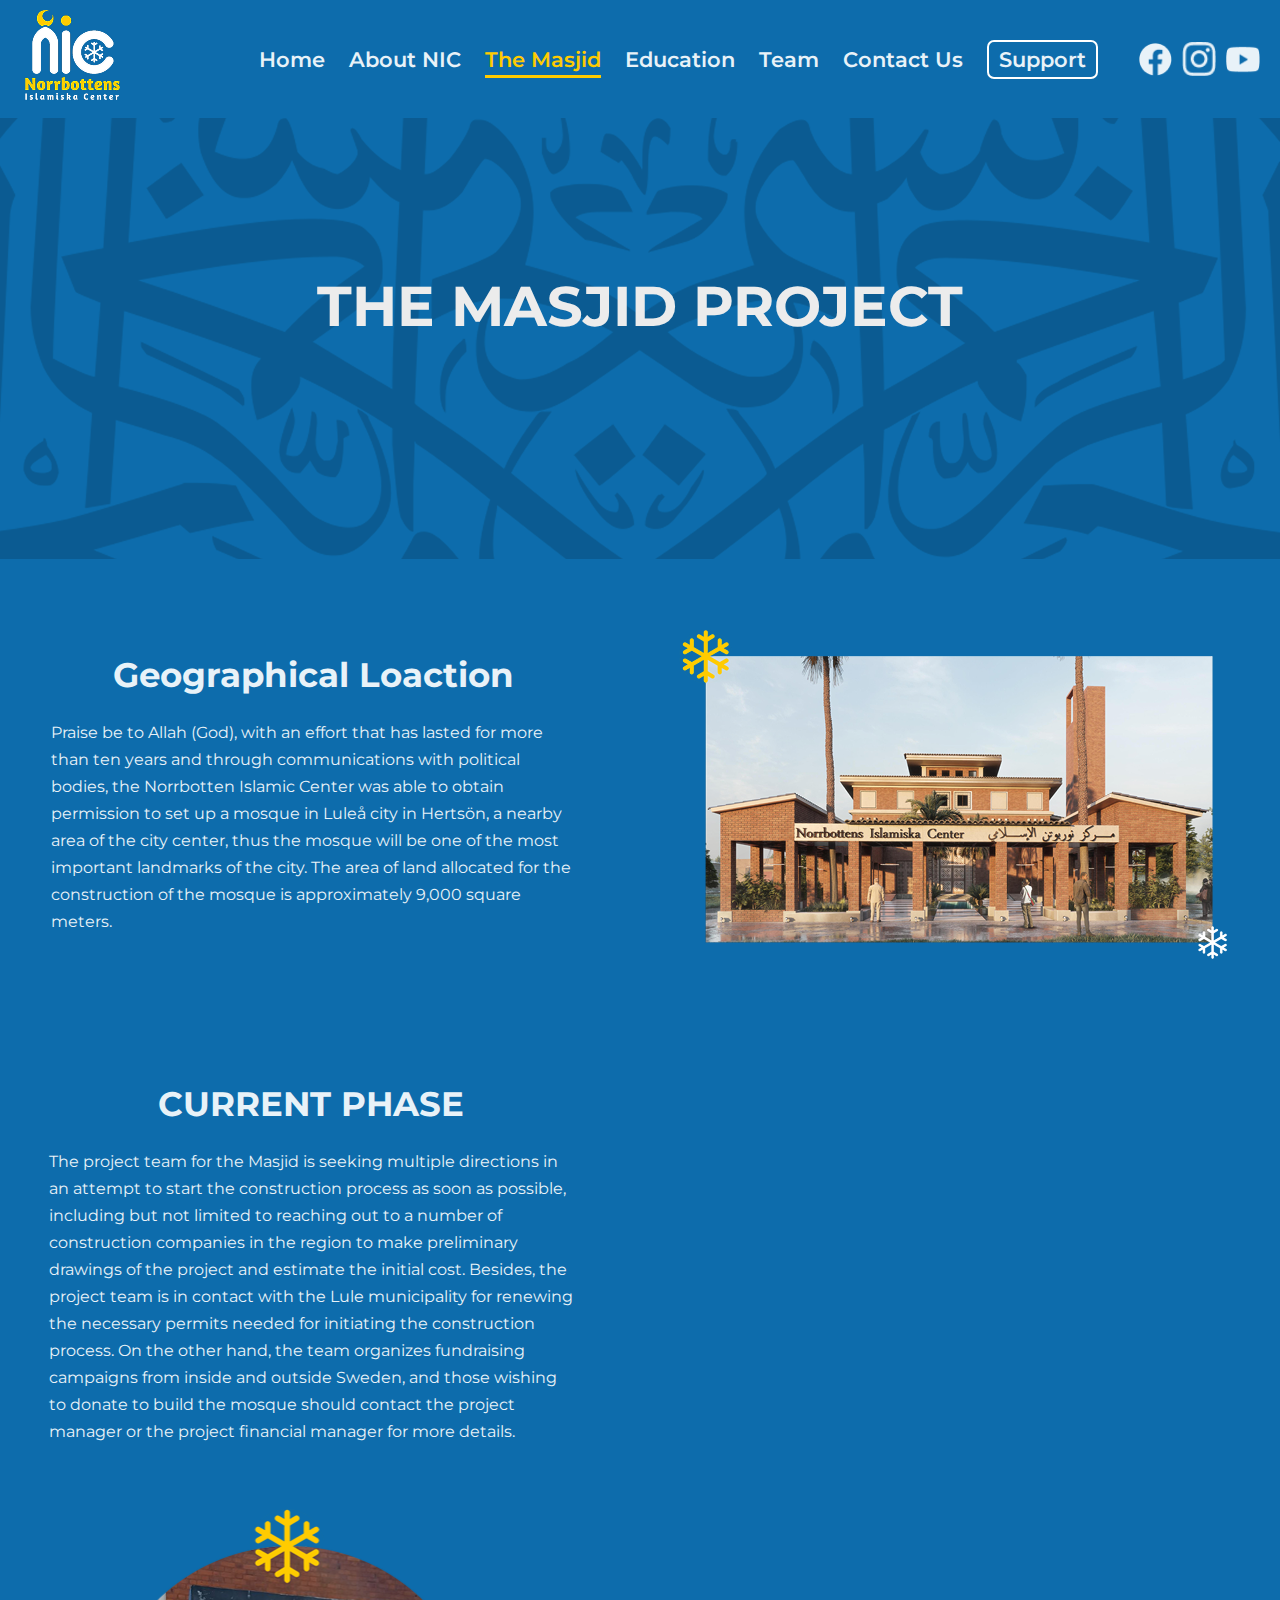
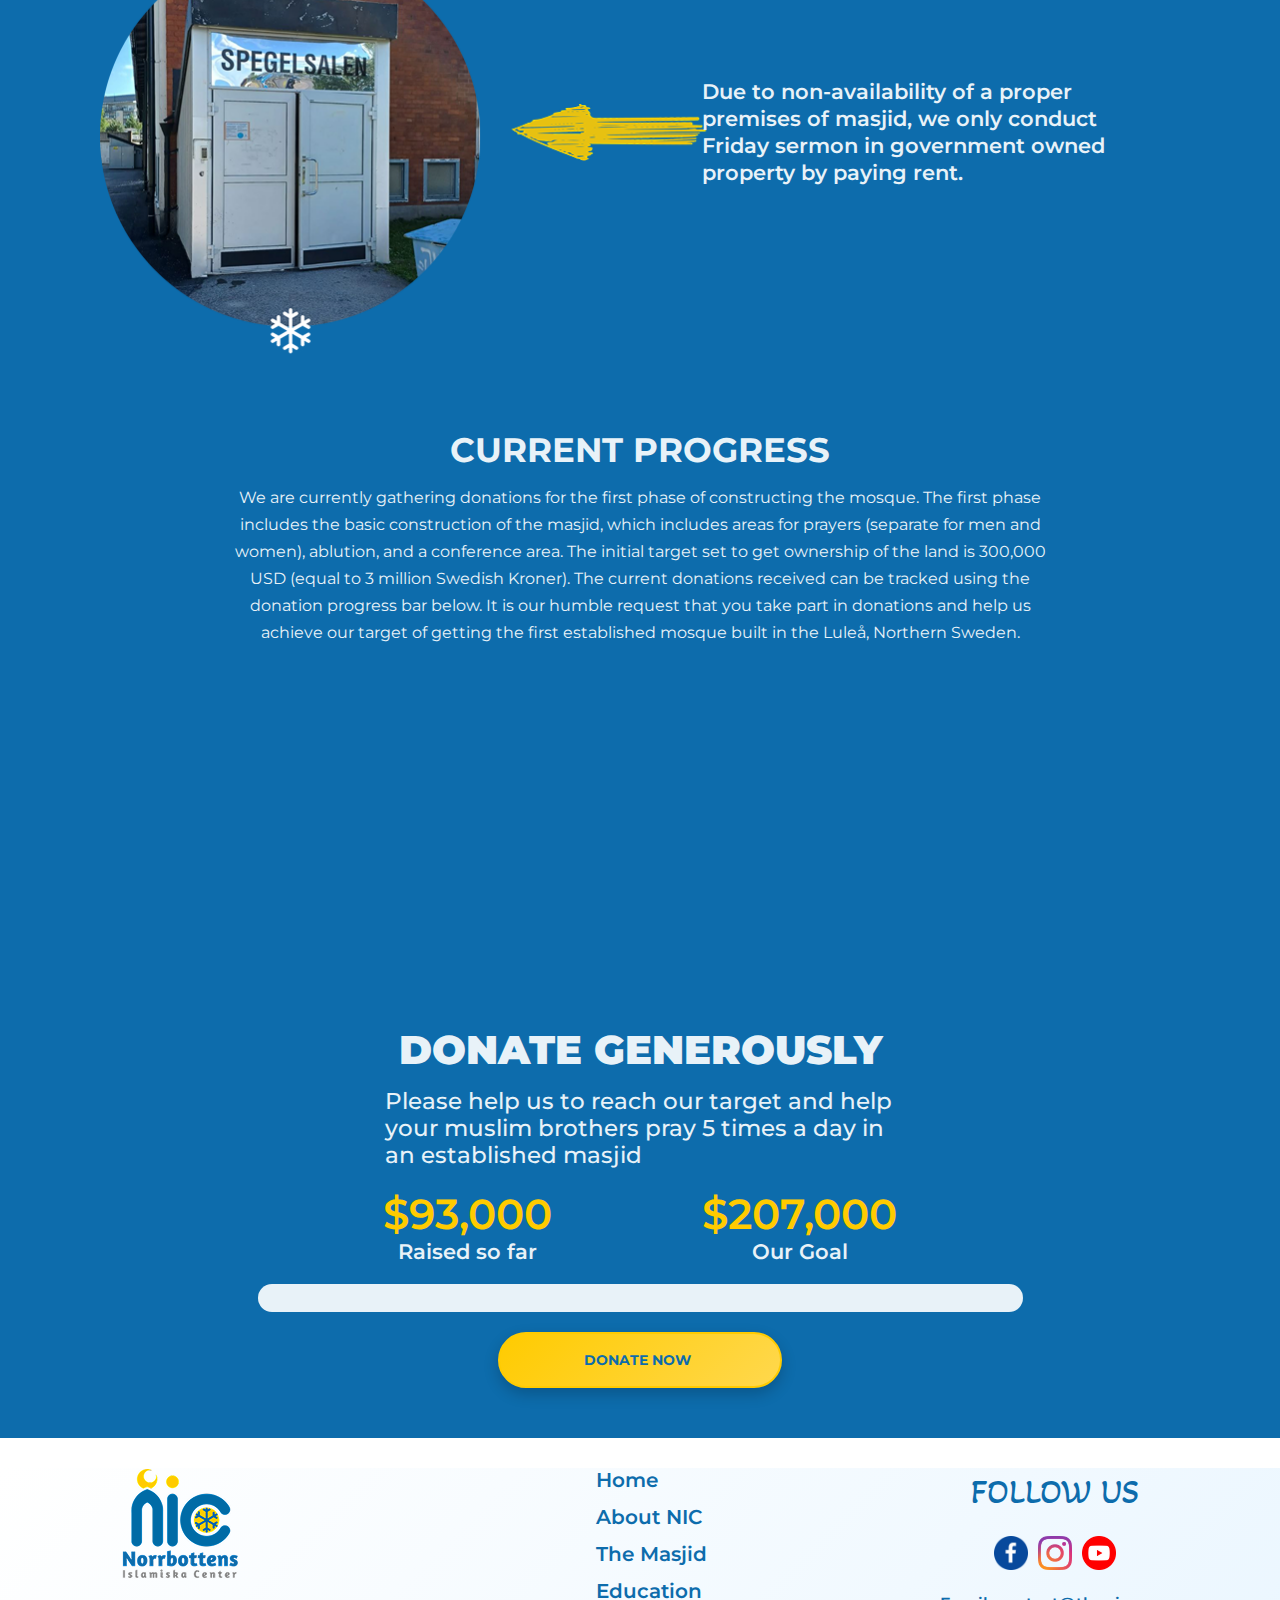
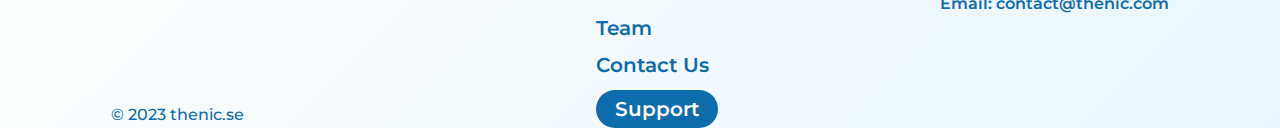
<file: TheNic-Responsive Website/home/the-masjid/Masjid.html>
<!DOCTYPE html>
<html lang="en">
<head>
    <meta charset="UTF-8">
    <meta name="viewport" content="width=device-width, initial-scale=1.0">
    <title>The Masjid</title>
    <link rel="stylesheet" href="style.css">
    <link rel="preconnect" href="https://fonts.googleapis.com">
<link rel="preconnect" href="https://fonts.gstatic.com" crossorigin>
<link href="https://fonts.googleapis.com/css2?family=Montserrat:ital,wght@0,100..900;1,100..900&display=swap" rel="stylesheet">
<link rel="preconnect" href="https://fonts.googleapis.com">
<link rel="preconnect" href="https://fonts.gstatic.com" crossorigin>
<link href="https://fonts.googleapis.com/css2?family=Almarai:wght@300;400;700;800&display=swap" rel="stylesheet">
<link rel="preconnect" href="https://fonts.googleapis.com">
<link rel="preconnect" href="https://fonts.gstatic.com" crossorigin>
<link href="https://fonts.googleapis.com/css2?family=Inter:ital,opsz,wght@0,14..32,100..900;1,14..32,100..900&display=swap" rel="stylesheet">
<link rel="stylesheet" href="https://cdnjs.cloudflare.com/ajax/libs/font-awesome/6.4.0/css/all.min.css">
<link rel="preconnect" href="https://fonts.googleapis.com">
<link rel="preconnect" href="https://fonts.gstatic.com" crossorigin>
<link href="https://fonts.googleapis.com/css2?family=Almarai:wght@300;400;700;800&display=swap" rel="stylesheet">
<link rel="preconnect" href="https://fonts.googleapis.com">
<link rel="preconnect" href="https://fonts.gstatic.com" crossorigin>
<link href="https://fonts.googleapis.com/css2?family=Akaya+Telivigala&display=swap" rel="stylesheet">
</head>
<body>
    <!-- ######################################################################### -->
    <div class="nav">
        <div class="left">
           <img src="../logo.png" alt="Load Error">
        </div>
        <div class="centre">
            <div class="menu">
                <a href="../Home.html">Home</a>
                <a href="../about-nic/about.html">About NIC</a>
                <a href="Masjid.html" class="active">The Masjid</a>
                <a href="../education/education.html">Education</a>
                <a href="../team/team.html">Team</a>
                <a href="../contact-us/Contact.html">Contact Us</a>
                <a href="">Support</a>
            </div>
            <div class="right">
                <img src="../facebook.png" width="34px" height="34px" alt="Load Error">
                <img src="../instagram.png" width="34px" height="34px" alt="Load Error">
                <img src="../youtube.png" width="34px" height="34px" alt="Load Error">
            </div>
        </div>
    </div>

<!-- ######################################################################### -->
        <div class="hero-section">
                <p>The Masjid Project</p>
        </div>
<!-- ######################################################################### -->
        <div class="content1">
            <div class="left">
                <p>Geographical Loaction</p>
                <p>Praise be to Allah (God), with an effort that has lasted for more than ten years and through communications with political bodies, the Norrbotten Islamic Center was able to obtain permission to set up a mosque in Luleå city in Hertsön, a nearby area of the city center, thus the mosque will be one of the most important landmarks of the city. The area of land allocated for the construction of the mosque is approximately 9,000 square meters.</p>
            </div>
            <div class="right">
                <img src="1.png" alt="Load Error">
            </div>
        </div>

                <div class="content1">
            <div class="left">
                <p>CURRENT PHASE</p>
                <p>The project team for the Masjid is seeking multiple directions in an attempt to start the construction process as soon as possible, including but not limited to reaching out to a number of construction companies in the region to make preliminary drawings of the project and estimate the initial cost. Besides, the project team is in contact with the Lule municipality for renewing the necessary permits needed for initiating the construction process. On the other hand, the team organizes fundraising campaigns from inside and outside Sweden, and those wishing to donate to build the mosque should contact the project manager or the project financial manager for more details.</p>
            </div>
            <div class="right">
                <div class="video-container">
                    <iframe width="560" height="315" 
                        <iframe width="884" height="497" src="https://www.youtube.com/embed/f_KR6ntXhZw" title="Donate NIC to Build the First Masjid in the Northern Sweden | Donate for the Masjid" frameborder="0" allow="accelerometer; autoplay; clipboard-write; encrypted-media; gyroscope; picture-in-picture; web-share" referrerpolicy="strict-origin-when-cross-origin" allowfullscreen></iframe>
                    </iframe>
                </div>
            </div>
        </div>


        <div class="content2">
            <div class="left2">
                <img src="2.png" width="381px" height="445px" alt="Load Error">
                <img src="arrow.png" width="198px" height="58px" alt="Load Error">
            </div>
            <div class="right2">
                <p>Due to non-availability of a proper premises of masjid, we only conduct Friday sermon in government owned property by paying rent.</p>
            </div>
        </div>

        <div class="content3">
            <div class="upper">
                <p>CURRENT PROGRESS</p>
                <p>We are currently gathering donations for the first phase of constructing the mosque. The first phase includes the basic construction of the masjid, which includes areas for prayers (separate for men and women), ablution, and a conference area. The initial target set to get ownership of the land is 300,000 USD (equal to 3 million Swedish Kroner). The current donations received can be tracked using the donation progress bar below. It is our humble request that you take part in donations and help us achieve our target of getting the first established mosque built in the Luleå, Northern Sweden.</p>
            </div>
        </div>

        <div class="content4">
            <div class="video">
                <iframe width="448" height="252" src="https://www.youtube.com/embed/f_KR6ntXhZw" title="Donate NIC to Build the First Masjid in the Northern Sweden | Donate for the Masjid" frameborder="0" allow="accelerometer; autoplay; clipboard-write; encrypted-media; gyroscope; picture-in-picture; web-share" referrerpolicy="strict-origin-when-cross-origin" allowfullscreen></iframe>
                <p>DONATE GENEROUSLY</p>
            </div>
            <div class="progress">
                <p>Please help us to reach our target and help your muslim brothers pray 5 times a day in an established masjid</p>
                <div class="progress-numbers">
                    <div class="left">
                        <p>$93,000</p>
                        <p>Raised so far</p>
                    </div>
                    <div class="right">
                        <p>$207,000</p>
                        <p>Our Goal</p>
                    </div>
                </div>
                <div class="progress-line">
                </div>
                <div class="btn">
                    <p>Donate now</p>
                </div>
            </div>
        </div>
<!-- ############################################################################# -->     
    <div class="footer">
        <div class="left">
            <img src="../NIC-LOGO-1-300x281.png.png" alt="Load Error">
            <p>© 2023 thenic.se</p>
        </div>
        <div class="middle">
            <ul>
                <li><a href="../Home.html">Home</a></li>
               <li><a href="../about-nic/about.html">About NIC</a></li>
               <li> <a href="Masjid.html" class="active">The Masjid</a></li>
               <li><a href="../education/education.html">Education</a></li>
                <li><a href="../team/team.html">Team</a></li>
                <li><a href="../contact-us/Contact.html">Contact Us</a></li>
                <li><a href="" class="support-btn">Support</a></li>
            </ul>
        </div>
        <div class="right">
            <p>Follow US</p>
            <div class="image">
                <img src="../facebook footer.png" width="34px" height="34px" alt="Load Error">
                <img src="../instagram footer.png" width="34px" height="34px" alt="Load Error">
                <img src="../youtube footer.png" width="34px" height="34px" alt="Load Error">
            </div>
            <p>Email: contact@thenic.com</p>
        </div>
    </div>       
        
</body>
</html>
</file>
<file: Analog Clock/style.css>
body{
    background: linear-gradient(135deg, #0d0d0d 0%, #1a1a2e 100%);
    background-attachment: fixed;
}
h1{
    text-align: center;
    color: white;
    margin-top: 20px;
    font-size: 40px;
    text-decoration: solid underline;
}
.grey_circle{
    width: 410px;
    height: 410px;
    border:2px solid #333333;
    background-color: #333333;
    border-radius: 50%;
    margin: 60px auto;
    box-shadow: 0 0 30px grey;

}
.black_circle{
    width: 380px;
    height: 380px;
    border:2px solid black;
    background-color: black;
    border-radius: 50%;
    margin: 14px auto;
    position: relative;
}
.dot {
    position: absolute;
    top: 184px;
    left: 184px;
    width: 13px;
    height: 13px;
    background: white;
    border-radius: 50%;
    z-index: 10;
    box-shadow: 0 0 10px white;
}

@keyframes rotateHour {
    from { transform: rotate(0deg); }
    to { transform: rotate(360deg); }
}

@keyframes rotateMinute {
    from { transform: rotate(0deg); }
    to { transform: rotate(360deg); }
}

.hour {
    width: 10px;
    height: 70px;
    background-color: white;
    position: absolute;
    top: 122px;
    left: 185px;
    border-radius: 10px;
    transform-origin: bottom center; 
    animation: rotateHour 20s linear infinite; 
}

.minute {
    width: 8px;
    height: 120px;
    background-color: #7EFCFC;
    position: absolute;
    top: 70px;
    left: 188px;
    border-radius: 10px;
    transform-origin: bottom center; 
    animation: rotateMinute 10s linear infinite; 
}

.second{
    width: 2px;
    height: 150px;
    background-color: red;
    position: absolute;
    top: 40px;
    left: 189px;
    border-radius: 10px;
}

.small_circle{
    margin: auto;
    width: 50px;
    height: 50px;
    color: white;
    border: 2px solid black;
    outline: none;
    border: none;
    border-radius: 50%;
    position: absolute;
    text-align: center;
    font-size: 40px;
}
.box-12{
    top: -29px;
    left: 163px;
}
.box-11{
    top: -6px;
    left: 80px;
}
.box-10{
    top: 43px;
    left: 23px;
}
.box-9{
    top: 112px;
    left: 7px;
}
.box-8{
    top: 190px;
    left: 20px;
}
.box-7{
    top: 250px;
    left: 80px;
}
.box-6{
    bottom: 50px;
    left: 159px;
}
.box-5{
    bottom: 70px;
    right: 90px;
}
.box-4{
    top: 200px;
    right: 30px;
}
.box-3{
    top: 127px;
    right: 10px;
}
.box-2{
    top: 50px;
    right: 25px;
}
.box-1{
    top: -8px;
    right: 83px;
}
</file>
<file: Card/style.css>
body{
    background: linear-gradient(135deg, #000000 0%, #1a0033 40%, #001f4d 100%);
    background-attachment: fixed;
    height: 100%;
}
img{
    width: 150px;
    height: 150px;
    border-radius: 50%;
    margin: auto;
    object-fit: cover;
}
.quote1{
    color: white;
    font-size: 70px;
    margin-left: 10px;
}
.quote2{
    color: white;
    font-size: 70px;
    margin-top: 30px;
    margin-left: 360px;
}
.box-1{
    border: 2px solid black;
    width: 400px;
    height: 500px;
    margin: 70px auto;
    background-color: #131114;
    border: none;
    outline: none;
    box-shadow: 0 0 20px rgb(148, 3, 148) ;
}
.box-2{
    border: 2px solid black;
    width: 150px;
    height: 150px;
    margin: -40px auto;
    border-radius: 50%;
    border: none;
    outline: none;
}

.star{
    color: #f5c518;
    font-size: 30px;
    text-align: center;
    margin-top: 45px;
    text-shadow: 0 0 10px #f5c518;
}
.para1{
    color: white;
    margin: 9px 33px;
    font-style: italic;
    font-size: 20px;
}
h2{
    margin: 30px 33px;
    color: #782EA3;
}
.p2{
    margin: -25px 33px;
    color: white;
}
</file>
<file: NFT Landing Page/style.css>
*{
    margin: 0;
    padding: 0;
    font-family: "Montserrat", sans-serif;
}
.nav{
    margin-top: 10px;
    margin-bottom: 15px;
    width: 100%;
    display: flex;
    justify-content: space-between;
    align-items: center;
    flex-wrap: wrap;
}
.nav .left{
    margin-left: 10px;
    display: flex;
    align-items: center;
    justify-content: center;
    flex-wrap: wrap;
}
.nav .right{
    margin-right: 10px;
    display: flex;
    align-items: center;
    gap: 30px;
    flex-wrap: wrap;
}
.nav .right a{
    color: #169E00;
    font-size: 32px;
    font-weight: 500;
    line-height: 100%;
    text-decoration: none;
}

.nav .right a:last-child {
    width: 251px;
    height: 70px;
    border-radius: 14px;
    background-color: #169E00;
    color: #FFFFFF;
    display: flex;
    justify-content: center;
    align-items: center;
    flex-wrap: wrap;
    font-size: 32px;
    font-weight: 600;
    text-decoration: none;
    cursor: pointer;
    transition: all 0.3s ease-in-out;
    box-shadow: 0 4px 8px rgba(0,0,0,0.15);
}

.nav .right a:last-child:hover {
    background-color: #138C00; 
    transform: scale(1.05);   
    box-shadow: 0 6px 12px rgba(0,0,0,0.25);
}


/* ############################################################# */
/* Herosection */
.hero-section{
    width: 100%;
    height: 855px;
    display: flex;
    flex-direction: column;
    justify-content: center;
    flex-wrap: wrap;
    background-color: #169E00;
}
.hero-section .margin-left{
    margin-left: 70px;
}
.hero-section .content1 p:first-child{
    font-weight: 700;
    font-size: 96px;
    line-height: 100%;
    color: #FFFFFF;
}
.hero-section .content1 p:last-child{
    font-weight: 700;
    font-size: 96px;
    line-height: 100%;
    color: #FFFFFF;
}
.hero-section .content2 p{
    font-weight: 700;
    font-size: 40px;
    line-height: 100%;
    color: #FFFFFF;
}
.hero-section .content3 p{
    width: 60%;
    font-weight: 700;
    font-size: 24px;
    line-height: 100%;
    color: #FFFFFF;
}

.hero-section .btn p {
    width: 251px;
    height: 70px;
    color: #169E00; 
    background-color: #FFFFFF; 
    display: flex;
    justify-content: center;
    align-items: center;
    flex-wrap: wrap;
    font-weight: 600;
    font-size: 28px;
    line-height: 1.2;
    border-radius: 14px;
    cursor: pointer;
    border: 2px solid #169E00; 
    box-shadow: 0 6px 15px rgba(0, 0, 0, 0.15);
    transition: all 0.3s ease-in-out;
}

.hero-section .btn p:hover {
    background-color: #169E00; 
    color: #FFFFFF; 
    transform: translateY(-3px) scale(1.05);
    box-shadow: 0 12px 25px rgba(0, 0, 0, 0.25);
}
</file>
<file: Assignment # 4/NFT Landing Page/style.css>
.landing-page{
    width: 100%;
    max-width: 100%;
}
.box1{
    width: 100%;
    height: 100px;
    display: flex;
    justify-content: space-between;
    align-items: center;
    flex-wrap: wrap;
}
.landing-page .box1 .right-side{
    display: flex;
    justify-content: end;
    align-items: center;
    gap: 10px;
}
.box1 .left-side img{
    width: clamp(80px, 40vw, 309px);
}
.right_side_common{
    line-height: 100%;
    font-weight: 500;
    font-size: clamp(12px, 2vw, 32px);
    font-family: "Montserrat", sans-serif;
}

.box1 .right-side .item1{
    padding: 0 10px;
    color: #169E00;
}

.box1 .right-side .btn{
    width: clamp(120px, 20vw, 200px);
    display: flex;
    justify-content: center;
    align-items: center;
    background-color: #169E00;
    color: white;
    border-radius: 14px;
    padding: 10px;
    margin-right: 10px;
}

.box2{
    width: 100%;
    height: auto;
    display: flex;
    flex-direction: column;
    background-color: #169E00;
}
.box2-common{
    font-family: "Montserrat", sans-serif;
    font-weight: 700;
    margin-left: clamp(10px, 5vw, 50px);
    line-height: 100%;
    color: #FFFFFF;
}

.box2 .content1{
    width: clamp(80px,70vw,880px);
    font-size: clamp(12px,10vw,96px);
}

.box2 .content2{
    width: clamp(80px,50vw,725px);
    font-size: clamp(12px,10vw,40px);
    margin-top: -60px;
}

.box2 .content3{
    width: clamp(80px,60vw,772px); 
    font-size: clamp(12px,10vw,24px);
    margin-top: -20px;
    line-height: clamp(18px, 4vw, 30px);
}
.box2 .content4{
    width: clamp(80px,20vw,251px);
    height: clamp(50px,20vh,71px);
    border-radius: 14px;
    display: flex;
    justify-content: center;
    align-items: center;
    font-size: clamp(12px,10vw,32px) ;
    font-weight: 500;
    color: #169E00;
    background-color: #FFFFFF;
    margin-top: 10px;
}

.right-side .item1:hover ,.btn:hover , .content4:hover{
    cursor: pointer;
    text-decoration: underline;
}
</file>
<file: TheNic-Responsive Website/home/style.css>
*{
    margin: 0;
    padding: 0;
    max-width: 100%;
}
/* navigation bar */
.nav .left img{
    padding:10px 20px;
}

.nav{
    width: 100%;
    display: flex;
    justify-content: space-between;
    align-items: center;
    background-color: #0D6CAC;
}
.nav .centre {
    display: flex;
    align-items: center;
    gap: 30px;
}
.centre a{
    font-family: "Montserrat", sans-serif;
    font-weight: 600;
    font-size: 21px;
    line-height: 25px;
    color: #E8F2F8;
    text-decoration: none;
    margin: 0 10px;
}

.nav .right{
    margin-right: 20px;
    display: flex;
    gap: 10px;
}

.nav .centre .menu a:nth-child(7){
    border: 2px solid white;
    width: 126px;
    height: 41px;
    border-radius: 7px;
    padding: 5px 10px;
    transition: all 0.3s ease;
}
.nav .centre .right img:hover{
    cursor: pointer;
    transform: translateY(-4px);
    transition: all 0.3s ease;
}
.nav .centre a:hover{
    cursor: pointer;
    color: yellow;
}
.nav .centre .menu a:nth-child(7):hover {
    background-color: #FFCB00;
    color: #0D6CAC;           
    border-color: #FFCB00;    
    box-shadow: 0 4px 12px rgba(0,0,0,0.25); 
    transform: translateY(-2px); 
}
.nav .centre .menu a.active {
    color: #FFCB00; /* yellow highlight */
    border-bottom: 3px solid #FFCB00;
    padding-bottom: 3px;
    transition: all 0.3s ease;
}

/* ####################################################### */


/* Hero-Section */
.hero-section{
    width: 100%;
    height: 982px;
    background-color: #0D6CAC;
    background-image: url(herosection.png);
    background-repeat: no-repeat;
    object-fit: cover;
    background-position: center;
    display: flex;
    flex-direction: column;
    align-items: center;
    justify-content: center;
    gap: 90px;

}
.common1{
    cursor: text;
}

.hero-section .upper p{
    font-family: "Almarai", sans-serif;
    font-weight: 300;
    font-size: 34px;
    line-height: 48px;
    text-transform: uppercase;
    color: #E8F2F8;
}
.hero-section .middle p:nth-child(1){
    font-family: "Inter", sans-serif;
    font-weight: 900;
    font-size: 64px;
    line-height: 48px;
    text-transform: uppercase;
    color: #FFCB00 ;
    text-align: center;
}
.hero-section .middle p:nth-child(2){
    font-family: "Montserrat", sans-serif;
    font-weight: 500;
    font-size: 36px;
    line-height: 36px;
    text-transform: uppercase;
    color: #ECECEC;
    margin-top: 40px;
}
.hero-section .lower p{
    margin: auto;
    width: 63%;
    text-align: center;
    font-family: "Montserrat", sans-serif;
    font-weight: 600;
    font-size: 16px;
    line-height: 27px;
    color: #E8F2F8;
}
/* ####################################################### */

/* Facebook-feeds */
.facebook-feeds{
    width: 100%;
    height: 559px;
    display: flex;
    justify-content: space-around;
    align-items: center;
    background-color: #E8F2F8;

}
.facebook-feeds .left-side{
    width: 334px;
    height: 380px;
    border: 2px solid #FFCB00;
    border-top-left-radius:50%;
    border-top-right-radius: 50%;
    display: flex;
    flex-direction: column;
    gap: 20px;
}

.facebook-feeds .left-side .upper p{
    text-align: center;
    font-family: "Montserrat", sans-serif ;
    color: #0D6CAC;
    padding: 10px;
}

.facebook-feeds .left-side .upper p:first-child{
    margin-top: 30px;
    font-weight: 400;
    font-size: 23px;
    line-height: 32px;
}
.facebook-feeds .left-side .upper img{
        padding-top: 8px;
        padding-bottom: 15px;
}
.facebook-feeds .left-side .upper p:nth-child(3){
    font-weight: 500;
    font-size: 21px;
    line-height: 1px;
}
.facebook-feeds .left-side .lower{
    display: flex;
    justify-content: space-between;
    font-size: 20px;
}
.common2{
    font-family: "Montserrat", sans-serif ;
    text-transform: uppercase;
    color: #0D6CAC;
    font-size: 21px;
    font-weight: 400;
    line-height: 25px;
    display: flex;
    flex-direction: column;
    gap: 10px;

}
.facebook-feeds .left-side .lower .left{
    margin-left: 10px;
}
.facebook-feeds .left-side .lower .right{
    margin-right: 10px;
}

.facebook-feeds .facebook-pics p{
    margin: 10px auto;
    text-align: center;
    font-family: "Montserrat", sans-serif ;
    font-weight: 700;
    font-size: 34px;
    line-height: 47px;
    text-transform: uppercase;
    color: #0D6CAC;
    margin-bottom: 10px;
}

.facebook-feeds .facebook-pics .boxes{
    display: flex;
    align-items: center;
    justify-content: center;
    gap: 20px;
}
.facebook-feeds .facebook-pics .box1{
    width: 256px;
    height: 310px;
     transition: all 0.3s ease-in-out;

}
.facebook-feeds .facebook-pics .box1:hover, .box2:hover{
    transform: translateY(-4px); /* thoda upar uth jaye */
    box-shadow: 0 2px 8px rgba(0, 0, 0, 0.5);
    cursor: pointer;

}
.facebook-feeds .facebook-pics .box2{
    width: 256px;
    height: 310px;
    transition: all 0.3s ease-in-out;
}

.facebook-feeds .facebook-pics .boxes .fb-icon i{
    font-size: 30px;
    color: #1877f2;  
    display: inline-block;
    animation: bounce 1.5s infinite;
    display: flex;
    justify-content: end;
    margin-top: 10px;
    margin-right: 10px;
    cursor: pointer;
}
@keyframes bounce {
  0%, 100% {
    transform: translateY(0);
  }
  50% {
    transform: translateY(-6px);
  }
}
/* #############################################################################  */
/* Our Mission */
.our-mission{
    max-width: 100%;
    height: 739px;
    display: flex;
    justify-content: space-between;
    align-items: center;
    background-color:  #0D6CAC;
}
.our-mission .left{
    margin-left: 50px;
    width: 50%;
    display: flex;
    flex-direction: column;
    justify-content: center;
    align-items: center;
    gap: 20px;
    margin-bottom: 150px;
    cursor: text;

}
.our-mission .left .upper p:first-child{
    font-family: "Montserrat", sans-serif ;
    font-weight: 900;
    font-size: 34px;
    line-height: 48px;
    color: #E8F2F8;
    text-align: center;
    padding-bottom: 15px;
}
.our-mission .left .upper p:nth-child(2){
    font-family: "Montserrat", sans-serif ;
    font-weight: 400;
    font-size: 16px;
    line-height: 27px;
    color: #E8F2F8;
}
.our-mission .left .lower p:first-child{
    font-family: "Montserrat", sans-serif ;
    font-weight: 900;
    font-size: 27px;
    line-height: 38px;
    color: #E8F2F8;
    text-align: center;
    margin-bottom: 10px;
}
.our-mission .left .lower p:nth-child(2){
    font-family: "Montserrat", sans-serif ;
    font-weight: 500;
    font-size: 16px;
    line-height: 27px;
    color: #FFCB00;
    text-align: center;
    cursor: text;
}
.our-mission .left .btn p {
    width: 190px;
    height: 52px;
    border-radius: 30px;
    display: flex;
    align-items: center;
    justify-content: center;
    font-family: "Montserrat", sans-serif ;
    font-weight: 700;
    font-size: 14px;
    text-transform: uppercase;
    color: #0D6CAC;
    background-color: #FFCB00;
}
.our-mission .left .btn p:hover {
    transform: translateY(-5px); 
    box-shadow: 0 8px 20px rgba(0,0,0,0.3); 
    transition: all 0.3s ease;
    cursor: pointer;
}
.our-mission .right p{
    text-align: center;
    font-family: "Montserrat", sans-serif ;
    font-weight: 700;
    font-size: 23px;
    line-height: 27px;
    color: #E8F2F8;
}
/* #############################################################################  */
/* Quick-verse */
.quick-verse{
    max-width: 100%;
    color: #E8F2F8;
}
.quick-verse .centre{
    width: 100%;
    height: 300px;
    font-family: "Montserrat", sans-serif;
    display: flex;
    flex-direction: column;
    justify-content: center;
    align-items: center;
    text-align: center;
    color: #0D6CAC;
    gap: 20px;
}
.quick-verse .centre .upper p:nth-child(2){
    font-weight: 700;
    font-size: 33px;
    line-height: 47px;
    margin-top: 10px;
}
.quick-verse .centre .upper p:nth-child(3){
    font-weight: 400;
    font-size: 16px;
    line-height: 5px;
    margin-top: 20px;
}
.quick-verse .centre .middle p{
    font-family: "Almarai", sans-serif;
    font-weight: 700;
    font-size: 16px;
    line-height: 27px;
}
.quick-verse .centre .lower p{
    margin: auto;
    width: 75%;
    font-family: "Montserrat", sans-serif;
    font-weight: 400;
    font-size: 16px;
    line-height: 27px;
}

/* #############################################################################  */
/* Hadith of the Day */
.hadith{
    max-width: 100%;
}
.hadith .centre{
    width: 100%;
    height: 300px;
    font-family: "Montserrat", sans-serif;
    display: flex;
    flex-direction: column;
    justify-content: center;
    align-items: center;
    text-align: center;
    color: #0D6CAC;
    gap: 20px;
}
.hadith .centre .upper p:nth-child(2){
    font-weight: 700;
    font-size: 33px;
    line-height: 47px;
    margin-top: 10px;
    cursor: text;

}
.hadith .centre .lower p{
    margin: auto;
    width: 83%;
    cursor: text;


}
/* #############################################################################  */
/* Gallery */
.gallery{
    max-width: 100%;
}
.gallery .upper p{
    margin-top: 35px;
    margin-bottom: 10px;
    display: flex;
    justify-content: center;
    font-family: "Montserrat", sans-serif;
    font-weight: 700;
    font-size: 34px;
    line-height: 48px;
    text-transform: uppercase;
    cursor: text;
    color: #0D6CAC;
}
.gallery .image{
    display: flex;
    flex-wrap: wrap;
    justify-content: center;
    align-items: center;
    gap: 5px;
    cursor: pointer;
}
/* #############################################################################  */
/* Location */
.location{
    max-width: 100%;
    background-color: #0D6CAC;
    height: 95vh;
}
.location .upper p{
    color: #E8F2F8;
    font-family: "Montserrat", sans-serif;
    font-weight: 700;
    font-size: 34px;
    line-height: 48px;
    text-transform: uppercase;
    margin-top: 40px;
    margin-bottom: 30px;
    display: flex;
    justify-content: center;
    cursor: text;
}
.location .lower {
    display: flex;
    justify-content: center;
    cursor: pointer;
}
/* #############################################################################  */
/* Footer */

.footer{
    max-width: 100%;
    display: flex;
    justify-content: space-around; 
    margin-top: 30px;
    background: linear-gradient(135deg, #FFFFFF, #EAF6FF);

}
.footer .left{
    display: flex;
    flex-direction: column;
    align-items: center;
    justify-content: space-between;
    gap: 30px;
}
.footer .left p{
    font-family: "Montserrat", sans-serif;
    font-weight: 500;
    font-size: 16px;
    line-height: 27px;
    color: #0D6CAC;
}
.footer .middle ul {
    list-style: none;
    display: flex;
    flex-direction: column;
    gap: 13px;
    padding: 0;
    margin: 0;
}

.footer .middle ul li a {
    font-family: "Montserrat", sans-serif;
    font-weight: 600;
    font-size: 20px;
    line-height: 24px;
    color: #0D6CAC;
    text-decoration: none;
    transition: color 0.3s ease;
    cursor: pointer;
}

.footer .middle ul li a:hover {
    color: #084B80;
}

.footer .middle ul li a.support-btn {
    display: flex;
    justify-content: center;
    align-items: center;
    width: 122px;
    height: 38px;
    border-radius: 30px;
    background-color: #0D6CAC;
    color: #FFFFFF;
    font-weight: 600;
    transition: all 0.3s ease;
}

.footer .middle ul li a.support-btn:hover {
    background-color: #084B80;
    transform: translateY(-3px) scale(1.05);
    box-shadow: 0 6px 15px rgba(0, 0, 0, 0.2);
}

.footer .middle p:last-child{
    display: flex;
    justify-content: center;
    align-items: center;
    width: 122px;
    height: 38px;
    border-radius: 30px;
    background-color: #0D6CAC;
    color: #FFFFFF;
    font-family: "Montserrat", sans-serif;
    font-weight: 600;
    font-size: 20px;
    line-height: 24px;
    cursor: pointer;
    transition: all 0.3s ease;
}
.footer .middle p:last-child:hover {
    background-color: #084B80;  
    transform: translateY(-3px) scale(1.05); 
    box-shadow: 0 6px 15px rgba(0, 0, 0, 0.2); 
}
.footer .right{
    display: flex;
    flex-direction: column;
    align-items: center;
    gap: 20px;
}
.footer .right p:first-child{
    font-family: "Akaya Telivigala", system-ui;
    font-weight: 400;
    font-size: 34px;
    line-height: 48px;
    text-transform: uppercase;
    color: #0D6CAC;
}
.footer .right .image{
    display: flex;
    flex-direction: row;
    align-content: center;
    gap: 10px;
}
.footer .right .image img:hover{
    transition: all 0.3s ease;
    transform: translateY(-4px);
    cursor: pointer;
}
.footer .right p:last-child{
    color: #0D6CAC;
    font-family: "Montserrat", sans-serif;
    font-weight: 600;
    font-size: 16px;
    line-height: 27px;
}




/* ==================== RESPONSIVE STYLES ==================== */

/* Large devices (desktops, less than 1200px) */
@media (max-width: 1199.98px) {
    .hero-section .middle p:nth-child(1) {
        font-size: 54px;
    }
    
    .hero-section .middle p:nth-child(2) {
        font-size: 30px;
    }
    
    .centre a {
        font-size: 18px;
    }
    
    .footer .middle ul li a {
        font-size: 18px;
    }
}

/* Medium devices (tablets, less than 992px) */
@media (max-width: 991.98px) {
    .nav {
        flex-direction: column;
        padding: 10px 0;
    }
    
    .nav .centre {
        flex-direction: column;
        gap: 15px;
        margin-top: 15px;
    }
    
    .hero-section {
        height: auto;
        padding: 100px 0;
        gap: 60px;
    }
    
    .hero-section .middle p:nth-child(1) {
        font-size: 44px;
    }
    
    .hero-section .middle p:nth-child(2) {
        font-size: 26px;
    }
    
    .facebook-feeds {
        flex-direction: column;
        height: auto;
        padding: 40px 0;
        gap: 40px;
    }
    
    .our-mission {
        flex-direction: column;
        height: auto;
        padding: 60px 0;
    }
    
    .our-mission .left {
        width: 80%;
        margin: 0 auto 50px;
    }
    
    .our-mission .right {
        margin: 0 auto;
    }
    
    .footer {
        flex-direction: column;
        gap: 40px;
        padding: 40px 0;
        text-align: center;
    }
    
    .footer .middle ul {
        align-items: center;
    }
    
    /* Fix for support button width */
    .footer .middle ul li a.support-btn {
        width: 122px;
        margin: 0 auto;
    }
}

/* Small devices (landscape phones, less than 768px) */
@media (max-width: 767.98px) {
    .nav .centre .menu {
        display: flex;
        flex-wrap: wrap;
        justify-content: center;
        gap: 10px;
    }
    
    .nav .centre .menu a {
        margin: 5px;
    }
    
    .hero-section .middle p:nth-child(1) {
        font-size: 36px;
    }
    
    .hero-section .middle p:nth-child(2) {
        font-size: 22px;
    }
    
    .hero-section .upper p {
        font-size: 28px;
    }
    
    .facebook-feeds .facebook-pics .boxes {
        flex-direction: column;
    }
    
    .location .lower iframe {
        width: 100%;
        height: 300px;
    }
    
    .gallery .image img {
        width: calc(50% - 10px);
    }
    
    /* Fix for support button in navigation */
    .nav .centre .menu a:nth-child(7) {
        width: auto;
        padding: 5px 15px;
    }
}

/* Extra small devices (portrait phones, less than 576px) */
@media (max-width: 575.98px) {
    .nav .left img {
        width: 120px;
    }
    
    .nav .centre .menu a {
        font-size: 16px;
    }
    
    .nav .right img {
        width: 28px;
        height: 28px;
    }
    
    .hero-section .middle p:nth-child(1) {
        font-size: 28px;
        line-height: 36px;
    }
    
    .hero-section .middle p:nth-child(2) {
        font-size: 18px;
    }
    
    .hero-section .upper p {
        font-size: 22px;
    }
    
    .hero-section .lower p {
        width: 90%;
        font-size: 14px;
    }
    
    .facebook-feeds .left-side {
        width: 280px;
        height: 340px;
    }
    
    .common2 {
        font-size: 18px;
    }
    
    .facebook-feeds .facebook-pics p {
        font-size: 26px;
    }
    
    .our-mission .left .upper p:first-child {
        font-size: 28px;
    }
    
    .our-mission .left .lower p:first-child {
        font-size: 22px;
    }
    
    .quick-verse .centre .upper p:nth-child(2),
    .hadith .centre .upper p:nth-child(2),
    .gallery .upper p,
    .location .upper p {
        font-size: 26px;
    }
    
    .gallery .image img {
        width: 100%;
    }
    
    .footer .middle ul li a {
        font-size: 18px;
    }
    
    .footer .right p:first-child {
        font-size: 26px;
    }
    
    /* Fix for support button in footer */
    .footer .middle ul li a.support-btn {
        width: 122px;
        margin: 10px auto;
    }
}

/* Mobile navigation for very small screens */
@media (max-width: 400px) {
    .nav .centre .menu {
        flex-direction: column;
        align-items: center;
    }
    
    .nav .centre .menu a {
        margin: 3px 0;
    }
    
    .hero-section {
        padding: 60px 0;
        gap: 40px;
    }
    
    /* Fix for support button in navigation on very small screens */
    .nav .centre .menu a:nth-child(7) {
        width: 122px;
        text-align: center;
    }
}
</file>
<file: TheNic-Responsive Website/home/about-nic/style.css>
*{
    margin: 0;
    padding: 0;
    max-width: 100%;
}
/* navigation bar */
.nav .left img{
    padding:10px 20px;
}

.nav{
    width: 100%;
    display: flex;
    justify-content: space-between;
    align-items: center;
    background-color: #0D6CAC;
}
.nav .centre {
    display: flex;
    align-items: center;
    gap: 30px;
}
.centre a{
    font-family: "Montserrat", sans-serif;
    font-weight: 600;
    font-size: 21px;
    line-height: 25px;
    color: #E8F2F8;
    text-decoration: none;
    margin: 0 10px;
}

.nav .right{
    margin-right: 20px;
    display: flex;
    gap: 10px;
}

.nav .centre .menu a:nth-child(7){
    border: 2px solid white;
    width: 126px;
    height: 41px;
    border-radius: 7px;
    padding: 5px 10px;
    transition: all 0.3s ease;
}
.nav .centre .right img:hover{
    cursor: pointer;
    transform: translateY(-4px);
    transition: all 0.3s ease;
}
.nav .centre a:hover{
    cursor: pointer;
    color: yellow;
}
.nav .centre .menu a:nth-child(7):hover {
    background-color: #FFCB00;
    color: #0D6CAC;           
    border-color: #FFCB00;    
    box-shadow: 0 4px 12px rgba(0,0,0,0.25); 
    transform: translateY(-2px); 
}

/* ####################################################### */
/* Hero-Section */
.hero-section{
    width: 100%;
    height: 441px;
    background-color: #0D6CAC;
    background-image: url(../herosection.png);
    background-repeat: no-repeat;
    object-fit: cover;
    background-position: center;
    display: flex;
    flex-direction: column;
    align-items: center;
    justify-content: center;
    gap: 90px;
}
.hero-section p:first-child{
    margin-bottom: 65px;
    font-family: "Montserrat", sans-serif;
    font-weight: 700;
    font-size: 56px;
    line-height: 78px;
    text-transform: uppercase;
    color: #ECECEC;
}
/* ####################################################### */
/* Content */
.content1{
    max-width: 100%;
    height: 469px;
    display: flex;
    justify-content: space-around;
    background-color: #0D6CAC;
}
.content1 .left {
    width: 35%;
    display: flex;
    flex-direction: column;
    justify-content: center;
    gap: 20px;
}
.content1 .left p:first-child{
    text-align: center;
    font-family: "Montserrat", sans-serif;
    font-weight: 700;
    font-size: 34px;
    line-height: 47px;
    color: #E8F2F8;
    cursor: text;
}
.content1 .left p:last-child{
    font-family: "Montserrat", sans-serif;
    font-weight: 400;
    font-size: 16px;
    line-height: 27px;
    color: #E8F2F8;
    cursor: text;
}
.content1 .right {
    margin-top: 70px;
}



.content2{
    max-width: 100%;
    height: 469px;
    display: flex;
    justify-content: space-around;
    background-color: #0D6CAC;
}
.content2 .right2 {
    width: 33%;
    display: flex;
    flex-direction: column;
    justify-content: center;
    gap: 20px;
}
.content2 .right2 p:first-child{
    text-align: center;
    font-family: "Montserrat", sans-serif;
    font-weight: 700;
    font-size: 34px;
    line-height: 47px;
    color: #E8F2F8;
    cursor: text;
}
.content2 .right2 p:last-child{
    font-family: "Montserrat", sans-serif;
    font-weight: 400;
    font-size: 16px;
    line-height: 27px;
    color: #E8F2F8;
    cursor: text;
}
.content2 .left2 {
    margin-top: 70px;
}


.content3{
    max-width: 100%;
    height: 469px;
    display: flex;
    justify-content: space-around;
    background-color: #0D6CAC;
}
.content3 .left3 {
    width: 42%;
    display: flex;
    flex-direction: column;
    justify-content: center;
    gap: 13px;
}
.content3 .left3 p:first-child{
    text-align: center;
    font-family: "Montserrat", sans-serif;
    font-weight: 700;
    font-size: 34px;
    line-height: 47px;
    color: #E8F2F8;
    cursor: text;
}
.content3 .left p:nth-child(1),p:nth-child(2),p:nth-child(3),p:nth-child(4), p:nth-child(5),p:last-child{
    font-family: "Montserrat", sans-serif;
    font-weight: 400;
    font-size: 16px;
    line-height: 27px;
    color: #E8F2F8;
    cursor: text;
}
.content3 .left p:nth-child(2), p:nth-child(3),p:nth-child(4), p:nth-child(5),p:last-child{
    margin-left: 40px;
}
.content3 .right3 {
    margin-top: 70px;
}
/* ####################################################### */
/* Facilities */

.facilities{
    max-width: 100%;
    display: flex;
    justify-content: flex-end;
    align-items: center;
    background-color: #0D6CAC;
}
.facilities .right{
    margin-right: 50px;
}
.facilities .right p{
     font-family: "Montserrat", sans-serif;
     font-weight: 700;
     font-size: 34px;
     line-height: 48px;
     color: #E8F2F8;
     margin-left: 40px;
}
.nav .centre .menu a.active {
    color: #FFCB00; /* yellow highlight */
    border-bottom: 3px solid #FFCB00;
    padding-bottom: 3px;
    transition: all 0.3s ease;
}

/* ####################################################### */
/* Footer */
.footer{
    max-width: 100%;
    display: flex;
    justify-content: space-around; 
    margin-top: 30px;
    background: linear-gradient(135deg, #FFFFFF, #EAF6FF);

}
.footer .left{
    display: flex;
    flex-direction: column;
    align-items: center;
    justify-content: space-between;
    gap: 30px;
}
.footer .left p{
    font-family: "Montserrat", sans-serif;
    font-weight: 500;
    font-size: 16px;
    line-height: 27px;
    color: #0D6CAC;
}
.footer .middle{
    margin-left: 130px;
}
.footer .middle ul {
    list-style: none;
    display: flex;
    flex-direction: column;
    gap: 13px;
    padding: 0;
    margin: 0;
}

.footer .middle ul li a {
    font-family: "Montserrat", sans-serif;
    font-weight: 600;
    font-size: 20px;
    line-height: 24px;
    color: #0D6CAC;
    text-decoration: none;
    transition: color 0.3s ease;
    cursor: pointer;
}

.footer .middle ul li a:hover {
    color: #084B80;
}

.footer .middle ul li a.support-btn {
    display: flex;
    justify-content: center;
    align-items: center;
    width: 122px;
    height: 38px;
    border-radius: 30px;
    background-color: #0D6CAC;
    color: #FFFFFF;
    font-weight: 600;
    transition: all 0.3s ease;
}

.footer .middle ul li a.support-btn:hover {
    background-color: #084B80;
    transform: translateY(-3px) scale(1.05);
    box-shadow: 0 6px 15px rgba(0, 0, 0, 0.2);
}

.footer .middle p:last-child{
    display: flex;
    justify-content: center;
    align-items: center;
    width: 122px;
    height: 38px;
    border-radius: 30px;
    background-color: #0D6CAC;
    color: #FFFFFF;
    font-family: "Montserrat", sans-serif;
    font-weight: 600;
    font-size: 20px;
    line-height: 24px;
    cursor: pointer;
    transition: all 0.3s ease;
}
.footer .middle p:last-child:hover {
    background-color: #084B80;  
    transform: translateY(-3px) scale(1.05); 
    box-shadow: 0 6px 15px rgba(0, 0, 0, 0.2); 
}
.footer .right{
    display: flex;
    flex-direction: column;
    align-items: center;
    gap: 20px;
}
.footer .right p:first-child{
    font-family: "Akaya Telivigala", system-ui;
    font-weight: 400;
    font-size: 34px;
    line-height: 48px;
    text-transform: uppercase;
    color: #0D6CAC;
}
.footer .right .image{
    display: flex;
    flex-direction: row;
    align-content: center;
    gap: 10px;
}
.footer .right .image img:hover{
    transition: all 0.3s ease;
    transform: translateY(-4px);
    cursor: pointer;
}
.footer .right p:last-child{
    color: #0D6CAC;
    font-family: "Montserrat", sans-serif;
    font-weight: 600;
    font-size: 16px;
    line-height: 27px;
}




/* ==================== RESPONSIVE STYLES ==================== */

/* Large devices (desktops, less than 1200px) */
@media (max-width: 1199.98px) {
    .nav .centre {
        gap: 20px;
    }
    
    .centre a {
        font-size: 18px;
    }
    
    .hero-section p:first-child {
        font-size: 48px;
    }
    
    .content1, .content2, .content3 {
        height: auto;
        padding: 50px 0;
    }
    
    .content1 .left, .content2 .right2 {
        width: 40%;
    }
}

/* Medium devices (tablets, less than 992px) */
@media (max-width: 991.98px) {
    .nav {
        flex-direction: column;
        padding: 10px 0;
    }
    
    .nav .centre {
        flex-direction: column;
        gap: 15px;
        margin-top: 15px;
    }
    
    .hero-section {
        height: auto;
        padding: 80px 0;
        gap: 60px;
    }
    
    .hero-section p:first-child {
        font-size: 40px;
        line-height: 60px;
    }
    
    .content1, .content2, .content3 {
        flex-direction: column;
        align-items: center;
        text-align: center;
        padding: 60px 0;
    }
    
    .content1 .left, .content2 .right2, .content3 .left3 {
        width: 80%;
        margin-bottom: 40px;
    }
    
    .content1 .right, .content2 .left2, .content3 .right3 {
        margin-top: 0;
    }
    
    .content3 .left p:nth-child(2), 
    .content3 .left p:nth-child(3),
    .content3 .left p:nth-child(4), 
    .content3 .left p:nth-child(5),
    .content3 .left p:last-child {
        margin-left: 0;
    }
    
    .facilities {
        justify-content: center;
        padding: 40px 0;
    }
    
    .facilities .right {
        margin-right: 0;
        text-align: center;
    }
    
    .footer {
        flex-direction: column;
        gap: 40px;
        padding: 40px 0;
        text-align: center;
    }
    
    .footer .middle {
        margin-left: 0;
    }
    
    .footer .middle ul {
        align-items: center;
    }
    
    /* Fix for support button width */
    .footer .middle ul li a.support-btn {
        width: 122px;
        margin: 0 auto;
    }
}

/* Small devices (landscape phones, less than 768px) */
@media (max-width: 767.98px) {
    .nav .centre .menu {
        display: flex;
        flex-wrap: wrap;
        justify-content: center;
        gap: 10px;
    }
    
    .nav .centre .menu a {
        margin: 5px;
    }
    
    .hero-section p:first-child {
        font-size: 36px;
        line-height: 50px;
    }
    
    .content1 .left, .content2 .right2, .content3 .left3 {
        width: 90%;
    }
    
    .content1 .left p:first-child,
    .content2 .right2 p:first-child,
    .content3 .left3 p:first-child,
    .facilities .right p {
        font-size: 28px;
        line-height: 38px;
    }
    
    /* Fix for support button in navigation */
    .nav .centre .menu a:nth-child(7) {
        width: auto;
        padding: 5px 15px;
    }
}

/* Extra small devices (portrait phones, less than 576px) */
@media (max-width: 575.98px) {
    .nav .left img {
        width: 120px;
    }
    
    .nav .centre .menu a {
        font-size: 16px;
    }
    
    .nav .right img {
        width: 28px;
        height: 28px;
    }
    
    .hero-section p:first-child {
        font-size: 28px;
        line-height: 40px;
    }
    
    .content1 .left p:first-child,
    .content2 .right2 p:first-child,
    .content3 .left3 p:first-child,
    .facilities .right p {
        font-size: 24px;
        line-height: 32px;
    }
    
    .content1 .left p:last-child,
    .content2 .right2 p:last-child,
    .content3 .left3 p {
        font-size: 14px;
        line-height: 22px;
    }
    
    .footer .middle ul li a {
        font-size: 18px;
    }
    
    .footer .right p:first-child {
        font-size: 26px;
    }
    
    /* Fix for support button in footer */
    .footer .middle ul li a.support-btn {
        width: 122px;
        margin: 10px auto;
    }
}

/* Mobile navigation for very small screens */
@media (max-width: 400px) {
    .nav .centre .menu {
        flex-direction: column;
        align-items: center;
    }
    
    .nav .centre .menu a {
        margin: 3px 0;
    }
    
    .hero-section {
        padding: 60px 0;
        gap: 40px;
    }
    
    /* Fix for support button in navigation on very small screens */
    .nav .centre .menu a:nth-child(7) {
        width: 122px;
        text-align: center;
    }
    
    .footer .right .image {
        flex-wrap: wrap;
        justify-content: center;
    }
}
</file>
<file: TheNic-Responsive Website/home/contact-us/style.css>
*{
    margin: 0;
    padding: 0;
    max-width: 100%;
    font-family: "Montserrat", sans-serif;

}
.background-color{
    background-color: #0D6CAC;
}
.nav .left img{
    padding:10px 20px;
}

.nav{
    width: 100%;
    display: flex;
    justify-content: space-between;
    align-items: center;
}
.nav .centre {
    display: flex;
    align-items: center;
    gap: 30px;
}
.centre a{
    font-family: "Montserrat", sans-serif;
    font-weight: 600;
    font-size: 21px;
    line-height: 25px;
    color: #E8F2F8;
    text-decoration: none;
    margin: 0 10px;
}

.nav .right{
    margin-right: 20px;
    display: flex;
    gap: 10px;
}

.nav .centre .menu a:nth-child(7){
    border: 2px solid white;
    width: 126px;
    height: 41px;
    border-radius: 7px;
    padding: 5px 10px;
    transition: all 0.3s ease;
}
.nav .centre .right img:hover{
    cursor: pointer;
    transform: translateY(-4px);
    transition: all 0.3s ease;
}
.nav .centre a:hover{
    cursor: pointer;
    color: #FFCB00;
}
.nav .centre .menu a:nth-child(7):hover {
    background-color: #FFCB00;
    color: #0D6CAC;           
    border-color: #FFCB00;    
    box-shadow: 0 4px 12px rgba(0,0,0,0.25); 
    transform: translateY(-2px); 
}
.nav .centre .menu a.active {
    color: #FFCB00; /* yellow highlight */
    border-bottom: 3px solid #FFCB00;
    padding-bottom: 3px;
    transition: all 0.3s ease;
}
.nav .centre .menu a.active {
    color: #FFCB00; /* yellow highlight */
    border-bottom: 3px solid #FFCB00;
    padding-bottom: 3px;
    transition: all 0.3s ease;
}


/* ####################################################### */
/* Hero-Section */
.hero-section{
    width: 100%;
    height: 441px;
    background-image: url(../herosection.png);
    background-repeat: no-repeat;
    object-fit: cover;
    background-position: center;
    display: flex;
    flex-direction: column;
    align-items: center;
    justify-content: center;
    gap: 90px;
}
.hero-section p:first-child{
    margin-bottom: 65px;
    font-family: "Montserrat", sans-serif;
    font-weight: 700;
    font-size: 56px;
    line-height: 78px;
    text-transform: uppercase;
    color: #ECECEC;
}
/* ####################################################### */
/* Content */
.content{
    display: flex;
    justify-content: center;
    align-items: center;
}
.content p{
    text-align: center;
    width: 60%;
    font-weight: 400;
    font-size: 19px;
    line-height: 27px;
    color: #E8F2F8;
}
/* ####################################################### */
/* box */
.box {
    width: 100%;
    max-width: 500px;
    margin: 10px auto;
    display: flex;
    flex-direction: column;
    gap: 12px; /* sirf inputs ke beech gap */
    background-color: #0D6CAC; /* aapka given bg */
    padding: 20px;
    border-radius: 12px;
}

.box .abc,
.box textarea {
    width: 100%;
    padding: 12px 15px;
    border: 2px solid #ccc;
    border-radius: 8px;
    font-size: 16px;
    font-family: "Montserrat", sans-serif;
    outline: none;
    transition: all 0.3s ease;
    resize: none;
    background: #fff;  
}

.box .abc:focus,
.box textarea:focus {
    border-color: #FFCB00;  
    box-shadow: 0 0 8px rgba(255,203,0,0.8); 
}
.send-btn {
    background: linear-gradient(135deg, #FFCB00, #FFD633);
    color: #0D6CAC;
    font-size: 18px;
    font-weight: 700;
    border: none;
    border-radius: 8px;
    padding: 12px 28px;   
    cursor: pointer;
    transition: all 0.35s ease;
    text-transform: uppercase;
    letter-spacing: 1px;
    align-self: center;   
}

.send-btn:hover {
    background: linear-gradient(135deg, #FFD633, #FFCB00);
    color: #fff;
    box-shadow: 0 6px 15px rgba(0,0,0,0.3);
    transform: translateY(-3px) scale(1.05);
}

.send-btn:active {
    transform: translateY(1px) scale(0.98);
    box-shadow: 0 3px 8px rgba(0,0,0,0.2);
}


/* ####################################################### */
/* Footer */
.footer{
    max-width: 100%;
    display: flex;
    justify-content: space-around; 
    margin-top: 30px;
    background: linear-gradient(135deg, #FFFFFF, #EAF6FF);

}
.footer .left{
    display: flex;
    flex-direction: column;
    align-items: center;
    justify-content: space-between;
    gap: 30px;
}
.footer .left p{
    font-family: "Montserrat", sans-serif;
    font-weight: 500;
    font-size: 16px;
    line-height: 27px;
    color: #0D6CAC;
}
.footer .middle{
    margin-left: 130px;
}
.footer .middle ul {
    list-style: none;
    display: flex;
    flex-direction: column;
    gap: 13px;
    padding: 0;
    margin: 0;
}

.footer .middle ul li a {
    font-family: "Montserrat", sans-serif;
    font-weight: 600;
    font-size: 20px;
    line-height: 24px;
    color: #0D6CAC;
    text-decoration: none;
    transition: color 0.3s ease;
    cursor: pointer;
}

.footer .middle ul li a:hover {
    color: #084B80;
}

.footer .middle ul li a.support-btn {
    display: flex;
    justify-content: center;
    align-items: center;
    width: 122px;
    height: 38px;
    border-radius: 30px;
    background-color: #0D6CAC;
    color: #FFFFFF;
    font-weight: 600;
    transition: all 0.3s ease;
}

.footer .middle ul li a.support-btn:hover {
    background-color: #084B80;
    transform: translateY(-3px) scale(1.05);
    box-shadow: 0 6px 15px rgba(0, 0, 0, 0.2);
}

.footer .middle p:last-child{
    display: flex;
    justify-content: center;
    align-items: center;
    width: 122px;
    height: 38px;
    border-radius: 30px;
    background-color: #0D6CAC;
    color: #FFFFFF;
    font-family: "Montserrat", sans-serif;
    font-weight: 600;
    font-size: 20px;
    line-height: 24px;
    cursor: pointer;
    transition: all 0.3s ease;
}
.footer .middle p:last-child:hover {
    background-color: #084B80;  
    transform: translateY(-3px) scale(1.05); 
    box-shadow: 0 6px 15px rgba(0, 0, 0, 0.2); 
}
.footer .right{
    display: flex;
    flex-direction: column;
    align-items: center;
    gap: 20px;
}
.footer .right p:first-child{
    font-family: "Akaya Telivigala", system-ui;
    font-weight: 400;
    font-size: 34px;
    line-height: 48px;
    text-transform: uppercase;
    color: #0D6CAC;
}
.footer .right .image{
    display: flex;
    flex-direction: row;
    align-content: center;
    gap: 10px;
}
.footer .right .image img:hover{
    transition: all 0.3s ease;
    transform: translateY(-4px);
    cursor: pointer;
}
.footer .right p:last-child{
    color: #0D6CAC;
    font-family: "Montserrat", sans-serif;
    font-weight: 600;
    font-size: 16px;
    line-height: 27px;
}


/* ==================== RESPONSIVE STYLES ==================== */

/* Large devices (desktops, less than 1200px) */
@media (max-width: 1199.98px) {
    .nav .centre {
        gap: 20px;
    }
    
    .centre a {
        font-size: 18px;
    }
    
    .hero-section p:first-child {
        font-size: 48px;
    }
    
    .content p {
        width: 70%;
    }
}

/* Medium devices (tablets, less than 992px) */
@media (max-width: 991.98px) {
    .nav {
        flex-direction: column;
        padding: 10px 0;
    }
    
    .nav .centre {
        flex-direction: column;
        gap: 15px;
        margin-top: 15px;
    }
    
    .hero-section {
        height: auto;
        padding: 80px 0;
        gap: 60px;
        background-size: cover;
    }
    
    .hero-section p:first-child {
        font-size: 40px;
        line-height: 60px;
    }
    
    .content p {
        width: 80%;
        font-size: 17px;
    }
    
    .box {
        max-width: 80%;
        padding: 25px;
    }
    
    .footer {
        flex-direction: column;
        gap: 40px;
        padding: 40px 0;
        text-align: center;
    }
    
    .footer .middle {
        margin-left: 0;
    }
    
    .footer .middle ul {
        align-items: center;
    }
    
    /* Fix for support button width */
    .footer .middle ul li a.support-btn {
        width: 122px;
        margin: 0 auto;
    }
}

/* Small devices (landscape phones, less than 768px) */
@media (max-width: 767.98px) {
    .nav .centre .menu {
        display: flex;
        flex-wrap: wrap;
        justify-content: center;
        gap: 10px;
    }
    
    .nav .centre .menu a {
        margin: 5px;
        font-size: 16px;
    }
    
    .hero-section p:first-child {
        font-size: 36px;
        line-height: 50px;
        margin-bottom: 40px;
    }
    
    .content p {
        width: 90%;
        font-size: 16px;
    }
    
    .box {
        max-width: 90%;
        padding: 20px;
    }
    
    /* Fix for support button in navigation */
    .nav .centre .menu a:nth-child(7) {
        width: auto;
        padding: 5px 15px;
    }
    
    .footer .right .image {
        justify-content: center;
    }
}

/* Extra small devices (portrait phones, less than 576px) */
@media (max-width: 575.98px) {
    .nav .left img {
        width: 100px;
    }
    
    .nav .centre .menu a {
        font-size: 14px;
    }
    
    .nav .right img {
        width: 24px;
        height: 24px;
    }
    
    .hero-section p:first-child {
        font-size: 32px;
        line-height: 45px;
        margin-bottom: 30px;
    }
    
    .content p {
        width: 95%;
        font-size: 15px;
        line-height: 24px;
    }
    
    .box {
        max-width: 95%;
        padding: 15px;
    }
    
    .box .abc,
    .box textarea {
        padding: 10px 12px;
        font-size: 14px;
    }
    
    .send-btn {
        font-size: 16px;
        padding: 10px 20px;
    }
    
    .footer .middle ul li a {
        font-size: 16px;
    }
    
    .footer .right p:first-child {
        font-size: 24px;
    }
    
    /* Fix for support button in footer */
    .footer .middle ul li a.support-btn {
        width: 110px;
        height: 36px;
        font-size: 16px;
        margin: 10px auto;
    }
    
    .footer .left img {
        width: 150px;
    }
}

/* Very small devices (less than 400px) */
@media (max-width: 399.98px) {
    .nav .left img {
        width: 80px;
    }
    
    .nav .centre .menu {
        flex-direction: column;
        align-items: center;
        gap: 8px;
    }
    
    .nav .centre .menu a {
        margin: 2px 0;
        font-size: 13px;
    }
    
    .nav .right {
        gap: 5px;
    }
    
    .nav .right img {
        width: 22px;
        height: 22px;
    }
    
    .hero-section {
        padding: 60px 0;
        gap: 30px;
    }
    
    .hero-section p:first-child {
        font-size: 28px;
        line-height: 40px;
        margin-bottom: 20px;
    }
    
    /* Fix for support button in navigation on very small screens */
    .nav .centre .menu a:nth-child(7) {
        width: 100px;
        padding: 4px 10px;
        font-size: 13px;
        text-align: center;
    }
    
    .content p {
        width: 98%;
        font-size: 14px;
    }
    
    .box {
        max-width: 98%;
        padding: 12px;
    }
    
    .footer .left img {
        width: 120px;
    }
    
    .footer .middle ul li a {
        font-size: 14px;
    }
    
    .footer .right p:first-child {
        font-size: 20px;
    }
    
    .footer .right p:last-child {
        font-size: 14px;
    }
    
    .footer .right .image img {
        width: 28px;
        height: 28px;
    }
}

/* Extreme small devices (300px and below) */
@media (max-width: 300px) {
    .nav .left img {
        width: 70px;
    }
    
    .nav .centre .menu a {
        font-size: 12px;
    }
    
    .nav .right img {
        width: 20px;
        height: 20px;
    }
    
    .hero-section p:first-child {
        font-size: 24px;
        line-height: 35px;
    }
    
    .content p {
        font-size: 13px;
        line-height: 22px;
    }
    
    .box .abc,
    .box textarea {
        padding: 8px 10px;
        font-size: 13px;
    }
    
    .send-btn {
        font-size: 14px;
        padding: 8px 16px;
    }
    
    .footer .left img {
        width: 100px;
    }
    
    .footer .middle ul li a {
        font-size: 13px;
    }
    
    .footer .right p:first-child {
        font-size: 18px;
    }
    
    .footer .right p:last-child {
        font-size: 13px;
    }
    
    .footer .right .image img {
        width: 24px;
        height: 24px;
    }
    
    /* Fix for support button in footer on very small screens */
    .footer .middle ul li a.support-btn {
        width: 100px;
        height: 32px;
        font-size: 14px;
    }
}

/* Prevent horizontal scrolling */
html, body {
    overflow-x: hidden;
    width: 100%;
}
</file>
<file: TheNic-Responsive Website/home/education/style.css>
*{
    margin: 0;
    padding: 0;
    max-width: 100%;
}
/* navigation bar */
.nav .left img{
    padding:10px 20px;
}

.nav{
    width: 100%;
    display: flex;
    justify-content: space-between;
    align-items: center;
    background-color: #0D6CAC;
}
.nav .centre {
    display: flex;
    align-items: center;
    gap: 30px;
}
.centre a{
    font-family: "Montserrat", sans-serif;
    font-weight: 600;
    font-size: 21px;
    line-height: 25px;
    color: #E8F2F8;
    text-decoration: none;
    margin: 0 10px;
}

.nav .right{
    margin-right: 20px;
    display: flex;
    gap: 10px;
}

.nav .centre .menu a:nth-child(7){
    border: 2px solid white;
    width: 126px;
    height: 41px;
    border-radius: 7px;
    padding: 5px 10px;
    transition: all 0.3s ease;

}
.nav .centre .right img:hover{
    cursor: pointer;
    transform: translateY(-4px);
    transition: all 0.3s ease;
}
.nav .centre a:hover{
    cursor: pointer;
    color: yellow;
}
.nav .centre .menu a:nth-child(7):hover {
    background-color: #FFCB00;
    color: #0D6CAC;           
    border-color: #FFCB00;    
    box-shadow: 0 4px 12px rgba(0,0,0,0.25); 
    transform: translateY(-2px); 
}
.nav .centre .menu a.active {
    color: #FFCB00; /* yellow highlight */
    border-bottom: 3px solid #FFCB00;
    padding-bottom: 3px;
    transition: all 0.3s ease;
}
.nav .centre .menu a.active {
    color: #FFCB00; /* yellow highlight */
    border-bottom: 3px solid #FFCB00;
    padding-bottom: 3px;
    transition: all 0.3s ease;
}

/* ####################################################### */
/* Hero-Section */
.hero-section{
    width: 100%;
    height: 441px;
    background-color: #0D6CAC;
    background-image: url(../herosection.png);
    background-repeat: no-repeat;
    object-fit: cover;
    background-position: center;
    display: flex;
    flex-direction: column;
    align-items: center;
    justify-content: center;
    gap: 90px;
}
.hero-section p:first-child{
    margin-bottom: 65px;
    font-family: "Montserrat", sans-serif;
    font-weight: 700;
    font-size: 56px;
    line-height: 78px;
    text-transform: uppercase;
    color: #ECECEC;
}
/* ####################################################### */
/* Content */
.content1{
    max-width: 100%;
    height: 469px;
    display: flex;
    justify-content: space-around;
    background-color: #0D6CAC;
}
.content1 .left {
    width: 35%;
    display: flex;
    flex-direction: column;
    justify-content: center;
    gap: 20px;
}
.content1 .left p:first-child{
    text-align: center;
    font-family: "Montserrat", sans-serif;
    font-weight: 700;
    font-size: 34px;
    line-height: 47px;
    color: #E8F2F8;
    cursor: text;
}
.content1 .left p:last-child{
    font-family: "Montserrat", sans-serif;
    font-weight: 400;
    font-size: 16px;
    line-height: 27px;
    color: #E8F2F8;
    cursor: text;
}
.content1 .right {
    margin-top: 70px;
}



.content2{
    max-width: 100%;
    height: 469px;
    display: flex;
    justify-content: space-around;
    background-color: #0D6CAC;
}
.content2 .right2 {
    width: 33%;
    display: flex;
    flex-direction: column;
    justify-content: center;
    gap: 20px;
    margin-right: 50px;

}
.content2 .right2 p:first-child{
    width: 301px;
    font-family: "Montserrat", sans-serif;
    font-weight: 700;
    font-size: 34px;
    line-height: 47px;
    color: #E8F2F8;
    cursor: text;
    text-transform: uppercase;
}
.content2 .right2 p:last-child{
    font-family: "Montserrat", sans-serif;
    font-weight: 400;
    font-size: 16px;
    line-height: 27px;
    color: #E8F2F8;
    cursor: text;
}
.content2 .left2 {
    margin-top: 70px;
}


.content3{
    max-width: 100%;
    height: 469px;
    display: flex;
    justify-content: space-around;
    background-color: #0D6CAC;
}
.content3 .left {
    width: 35%;
    display: flex;
    flex-direction: column;
    justify-content: center;
    gap: 15px;
}
.content3 .left p:first-child{
    font-family: "Montserrat", sans-serif;
    font-weight: 700;
    font-size: 34px;
    line-height: 47px;
    color: #E8F2F8;
    cursor: text;
}
.content3 .left p:nth-child(2){
    font-family: "Montserrat", sans-serif;
    font-weight: 800;
    font-size: 34px;
    line-height: 47px;
    color: #E8F2F8;
    cursor: text;
    color: #FFCB00;

}
.content3 .left p:last-child{
    width: 93%;
    font-family: "Montserrat", sans-serif;
    font-weight: 400;
    font-size: 16px;
    line-height: 27px;
    color: #E8F2F8;
    cursor: text;
}
.content3 .right {
    margin-top: 70px;
}

/* ####################################################### */
/* Differences */

.container {
    max-width: 100%;
    margin: 0 auto;
    background-color: #0D6CAC;
}

.comparison-container {
    display: flex;
    gap: 20px;
    justify-content: space-between;
    flex-wrap: wrap;
}

.section {
    flex: 1;
    min-width: 300px;
    background-color: rgba(255, 255, 255, 0.1);
    padding: 20px;
    border-radius: 10px;
}

.section-title {
    background-color: #FFA500;
    color: white;
    padding: 10px;
    border-radius: 8px;
    text-align: center;
    margin-bottom: 15px;
    font-family: "Montserrat", sans-serif;
    font-weight: 700;
    font-size: 24px;
    line-height: 25px;
}
p{
    color: #E8F2F8;
    font-family: "Montserrat", sans-serif;
    font-weight: 400;
    font-size: 16px;
    line-height: 27px;
    color: #E8F2F8;
}

.highlight {
    background-color: #66CCFF;
    color: white;
    padding: 5px 10px;
    border-radius: 5px;
    display: inline-block;
    margin-bottom: 15px;
}
h3 {
    margin-top: 0;
    margin-bottom: 5px;
    color: #E8F2F8;
    font-family: "Montserrat", sans-serif;
    font-size: 16px;
    font-weight: 700;
    line-height: 19px;
    margin-top: 20px;
    margin-bottom: 10px;
}

ul, ol {
    margin-top: 5px;
    margin-bottom: 15px;
    padding-left: 20px;
}

li {
    margin-bottom: 5px;
    color: #E8F2F8;
    font-family: "Montserrat", sans-serif;
    font-weight: 400;
    font-size: 16px;
    line-height: 27px;

}

@media (max-width: 768px) {
    .comparison-container {
        flex-direction: column;
    }
}

/* ####################################################### */
/* Footer */
.footer{
    max-width: 100%;
    display: flex;
    justify-content: space-around; 
    margin-top: 30px;
    background: linear-gradient(135deg, #FFFFFF, #EAF6FF);

}
.footer .left{
    display: flex;
    flex-direction: column;
    align-items: center;
    justify-content: space-between;
    gap: 30px;
}
.footer .left p{
    font-family: "Montserrat", sans-serif;
    font-weight: 500;
    font-size: 16px;
    line-height: 27px;
    color: #0D6CAC;
}
.footer .middle{
    margin-left: 130px;
}
.footer .middle ul {
    list-style: none;
    display: flex;
    flex-direction: column;
    gap: 13px;
    padding: 0;
    margin: 0;
}

.footer .middle ul li a {
    font-family: "Montserrat", sans-serif;
    font-weight: 600;
    font-size: 20px;
    line-height: 24px;
    color: #0D6CAC;
    text-decoration: none;
    transition: color 0.3s ease;
    cursor: pointer;
}

.footer .middle ul li a:hover {
    color: #084B80;
}

.footer .middle ul li a.support-btn {
    display: flex;
    justify-content: center;
    align-items: center;
    width: 122px;
    height: 38px;
    border-radius: 30px;
    background-color: #0D6CAC;
    color: #FFFFFF;
    font-weight: 600;
    transition: all 0.3s ease;
}

.footer .middle ul li a.support-btn:hover {
    background-color: #084B80;
    transform: translateY(-3px) scale(1.05);
    box-shadow: 0 6px 15px rgba(0, 0, 0, 0.2);
}

.footer .middle p:last-child{
    display: flex;
    justify-content: center;
    align-items: center;
    width: 122px;
    height: 38px;
    border-radius: 30px;
    background-color: #0D6CAC;
    color: #FFFFFF;
    font-family: "Montserrat", sans-serif;
    font-weight: 600;
    font-size: 20px;
    line-height: 24px;
    cursor: pointer;
    transition: all 0.3s ease;
}
.footer .middle p:last-child:hover {
    background-color: #084B80;  
    transform: translateY(-3px) scale(1.05); 
    box-shadow: 0 6px 15px rgba(0, 0, 0, 0.2); 
}
.footer .right{
    display: flex;
    flex-direction: column;
    align-items: center;
    gap: 20px;
}
.footer .right p:first-child{
    font-family: "Akaya Telivigala", system-ui;
    font-weight: 400;
    font-size: 34px;
    line-height: 48px;
    text-transform: uppercase;
    color: #0D6CAC;
}
.footer .right .image{
    display: flex;
    flex-direction: row;
    align-content: center;
    gap: 10px;
}
.footer .right .image img:hover{
    transition: all 0.3s ease;
    transform: translateY(-4px);
    cursor: pointer;
}
.footer .right p:last-child{
    color: #0D6CAC;
    font-family: "Montserrat", sans-serif;
    font-weight: 600;
    font-size: 16px;
    line-height: 27px;
}



/* ==================== RESPONSIVE STYLES ==================== */

/* Large devices (desktops, less than 1200px) */
@media (max-width: 1199.98px) {
    .nav .centre {
        gap: 20px;
    }
    
    .centre a {
        font-size: 18px;
    }
    
    .hero-section p:first-child {
        font-size: 48px;
    }
    
    .content1 .left,
    .content2 .right2,
    .content3 .left {
        width: 40%;
    }
    
    .content2 .right2 {
        margin-right: 30px;
    }
}

/* Medium devices (tablets, less than 992px) */
@media (max-width: 991.98px) {
    .nav {
        flex-direction: column;
        padding: 10px 0;
    }
    
    .nav .centre {
        flex-direction: column;
        gap: 15px;
        margin-top: 15px;
    }
    
    .hero-section {
        height: auto;
        padding: 80px 0;
        gap: 60px;
        background-size: cover;
    }
    
    .hero-section p:first-child {
        font-size: 40px;
        line-height: 60px;
        margin-bottom: 40px;
    }
    
    .content1, .content2, .content3 {
        flex-direction: column;
        height: auto;
        padding: 60px 0;
        align-items: center;
        text-align: center;
    }
    
    .content1 .left,
    .content2 .right2,
    .content3 .left {
        width: 80%;
        margin-bottom: 40px;
    }
    
    .content1 .right,
    .content2 .left2,
    .content3 .right {
        margin-top: 0;
    }
    
    .content2 {
        flex-direction: column-reverse;
    }
    
    .content2 .right2 {
        margin-right: 0;
        width: 80%;
    }
    
    .content2 .right2 p:first-child {
        width: 100%;
        text-align: center;
    }
    
    .content3 .left p:last-child {
        width: 100%;
    }
    
    .comparison-container {
        flex-direction: column;
        padding: 0 20px;
    }
    
    .section {
        margin-bottom: 30px;
    }
    
    .footer {
        flex-direction: column;
        gap: 40px;
        padding: 40px 0;
        text-align: center;
    }
    
    .footer .middle {
        margin-left: 0;
    }
    
    .footer .middle ul {
        align-items: center;
    }
    
    /* Fix for support button width */
    .footer .middle ul li a.support-btn {
        width: 122px;
        margin: 0 auto;
    }
}

/* Small devices (landscape phones, less than 768px) */
@media (max-width: 767.98px) {
    .nav .centre .menu {
        display: flex;
        flex-wrap: wrap;
        justify-content: center;
        gap: 10px;
    }
    
    .nav .centre .menu a {
        margin: 5px;
        font-size: 16px;
    }
    
    .hero-section p:first-child {
        font-size: 36px;
        line-height: 50px;
    }
    
    .content1 .left,
    .content2 .right2,
    .content3 .left {
        width: 90%;
    }
    
    .content1 .left p:first-child,
    .content2 .right2 p:first-child,
    .content3 .left p:first-child,
    .content3 .left p:nth-child(2) {
        font-size: 28px;
        line-height: 38px;
    }
    
    .content1 .left p:last-child,
    .content2 .right2 p:last-child,
    .content3 .left p:last-child {
        font-size: 15px;
        line-height: 24px;
    }
    
    .content3 .left p:nth-child(2) {
        font-size: 26px;
    }
    
    /* Fix for support button in navigation */
    .nav .centre .menu a:nth-child(7) {
        width: auto;
        padding: 5px 15px;
    }
    
    .section-title {
        font-size: 20px;
    }
    
    h3 {
        font-size: 16px;
    }
    
    p, li {
        font-size: 14px;
        line-height: 22px;
    }
}

/* Extra small devices (portrait phones, less than 576px) */
@media (max-width: 575.98px) {
    .nav .left img {
        width: 120px;
    }
    
    .nav .centre .menu a {
        font-size: 14px;
    }
    
    .nav .right img {
        width: 28px;
        height: 28px;
    }
    
    .hero-section p:first-child {
        font-size: 32px;
        line-height: 45px;
        margin-bottom: 30px;
    }
    
    .content1 .left,
    .content2 .right2,
    .content3 .left {
        width: 95%;
    }
    
    .content1 .left p:first-child,
    .content2 .right2 p:first-child,
    .content3 .left p:first-child,
    .content3 .left p:nth-child(2) {
        font-size: 24px;
        line-height: 32px;
    }
    
    .content1 .left p:last-child,
    .content2 .right2 p:last-child,
    .content3 .left p:last-child {
        font-size: 14px;
        line-height: 22px;
    }
    
    .content3 .left p:nth-child(2) {
        font-size: 22px;
    }
    
    .section-title {
        font-size: 18px;
        padding: 8px;
    }
    
    h3 {
        font-size: 15px;
        margin-top: 15px;
    }
    
    p, li {
        font-size: 13px;
        line-height: 20px;
    }
    
    .footer .middle ul li a {
        font-size: 18px;
    }
    
    .footer .right p:first-child {
        font-size: 26px;
    }
    
    /* Fix for support button in footer */
    .footer .middle ul li a.support-btn {
        width: 122px;
        margin: 10px auto;
    }
}

/* Mobile navigation for very small screens */
@media (max-width: 400px) {
    .nav .centre .menu {
        flex-direction: column;
        align-items: center;
    }
    
    .nav .centre .menu a {
        margin: 3px 0;
    }
    
    .hero-section {
        padding: 60px 0;
        gap: 40px;
    }
    
    .hero-section p:first-child {
        font-size: 28px;
        line-height: 40px;
    }
    
    /* Fix for support button in navigation on very small screens */
    .nav .centre .menu a:nth-child(7) {
        width: 122px;
        text-align: center;
    }
    
    .footer .right .image {
        flex-wrap: wrap;
        justify-content: center;
    }
    
    .content1, .content2, .content3 {
        padding: 40px 0;
    }
}

/* Extreme small devices (300px and below) */
@media (max-width: 300px) {
    .nav .left img {
        width: 100px;
    }
    
    .nav .centre .menu a {
        font-size: 12px;
    }
    
    .nav .right img {
        width: 24px;
        height: 24px;
    }
    
    .hero-section p:first-child {
        font-size: 24px;
        line-height: 35px;
    }
    
    .content1 .left p:first-child,
    .content2 .right2 p:first-child,
    .content3 .left p:first-child,
    .content3 .left p:nth-child(2) {
        font-size: 20px;
        line-height: 28px;
    }
    
    .content1 .left p:last-child,
    .content2 .right2 p:last-child,
    .content3 .left p:last-child {
        font-size: 12px;
        line-height: 20px;
    }
    
    .content3 .left p:nth-child(2) {
        font-size: 18px;
    }
    
    .section-title {
        font-size: 16px;
    }
    
    h3 {
        font-size: 14px;
    }
    
    p, li {
        font-size: 12px;
        line-height: 18px;
    }
    
    .footer .middle ul li a {
        font-size: 16px;
    }
    
    .footer .right p:first-child {
        font-size: 22px;
    }
    
    .footer .right p:last-child {
        font-size: 14px;
    }
    
    .footer .right .image img {
        width: 28px;
        height: 28px;
    }
    
    /* Fix for support button in footer on very small screens */
    .footer .middle ul li a.support-btn {
        width: 110px;
        height: 36px;
        font-size: 16px;
    }
}

/* Prevent horizontal scrolling */
html, body {
    overflow-x: hidden;
    width: 100%;
}
</file>
<file: TheNic-Responsive Website/home/team/style.css>
*{
    margin: 0;
    padding: 0;
    max-width: 100%;
    font-family: "Montserrat", sans-serif;
}
.background-color{
    background-color: #0D6CAC;
}
.nav .left img{
    padding:10px 20px;
}

.nav{
    width: 100%;
    display: flex;
    justify-content: space-between;
    align-items: center;
}
.nav .centre {
    display: flex;
    align-items: center;
    gap: 30px;
}
.centre a{
    font-weight: 600;
    font-size: 21px;
    line-height: 25px;
    color: #E8F2F8;
    text-decoration: none;
    margin: 0 10px;
}

.nav .right{
    margin-right: 20px;
    display: flex;
    gap: 10px;
}

.nav .centre .menu a:nth-child(7){
    border: 2px solid white;
    width: 126px;
    height: 41px;
    border-radius: 7px;
    padding: 5px 10px;
    transition: all 0.3s ease;
}
.nav .centre .right img:hover{
    cursor: pointer;
    transform: translateY(-4px);
    transition: all 0.3s ease;
}
.nav .centre a:hover{
    cursor: pointer;
    color: #FFCB00;
}
.nav .centre .menu a:nth-child(7):hover {
    background-color: #FFCB00;
    color: #0D6CAC;           
    border-color: #FFCB00;    
    box-shadow: 0 4px 12px rgba(0,0,0,0.25); 
    transform: translateY(-2px); 
}
.nav .centre .menu a.active {
    color: #FFCB00; /* yellow highlight */
    border-bottom: 3px solid #FFCB00;
    padding-bottom: 3px;
    transition: all 0.3s ease;
}
/* ####################################################### */
/* Hero-Section */
.hero-section{
    width: 100%;
    height: 441px;
    background-image: url(../herosection.png);
    background-repeat: no-repeat;
    object-fit: cover;
    background-position: center;
    display: flex;
    flex-direction: column;
    align-items: center;
    justify-content: center;
    gap: 90px;
}
.hero-section p:first-child{
    margin-bottom: 65px;
    font-family: "Montserrat", sans-serif;
    font-weight: 700;
    font-size: 56px;
    line-height: 78px;
    text-transform: uppercase;
    color: #ECECEC;
}
/* ####################################################### */
/* lines */
.lines{
    max-width: 100%;
    height: 300px;
    display: flex;
    flex-direction: column;
    flex-wrap: wrap;
    justify-content: center;
    align-items: center;
    gap: 30px;
}
.lines .upper{
    margin-top: 50px;
    width: 75%;
}
.lines p{
    display: flex;
    justify-content: center;
    font-weight: 600;
    font-size: 21px;
    line-height: 27px;
    color: #E8F2F8;
}
.lines .lower{
    width: 75%;
    margin-bottom: 30px;
}
/* ####################################################### */
/* Information */
.information1 .pic1 {
    display: flex;
    justify-content: center;
    gap: 60px; 
    flex-wrap: wrap;
}
.information1 p:first-child{
    display: flex;
    justify-content: center;
    align-items: center;
    font-weight: 700;
    font-size: 34px;
    line-height: 48px;
    color: #FFCB00;

}

.information1 .pic1 .member {
    display: flex;
    flex-direction: column;
    align-items: center; 
    text-align: center;
}

.information1 .pic1 p{
    font-weight: 600;
    font-size: 24px;
    line-height: 27px;
    color: #E8F2F8;
    cursor: text;
}
.information1 .pic1 .member .abc{
    color: #FFCB00;
}


.information2 .pic2 {
    display: flex;
    justify-content: center;
    gap: 60px; 
    flex-wrap: wrap;
}
.information2 p:first-child{
    display: flex;
    justify-content: center;
    align-items: center;
    font-weight: 700;
    font-size: 34px;
    line-height: 48px;
    color: #FFCB00;
}

.information2 .pic2 .member {
    display: flex;
    flex-direction: column;
    align-items: center; 
    text-align: center;
}

.information2 .pic2 p{
    font-weight: 600;
    font-size: 21px;
    line-height: 27px;
    color: #E8F2F8;
    cursor: text;
}



.information3 .pic3 {
    display: flex;
    justify-content: center;
    gap: 60px;
    flex-wrap: wrap;
}
.information3 p:first-child{
    display: flex;
    justify-content: center;
    align-items: center;
    font-weight: 700;
    font-size: 34px;
    line-height: 48px;
    color: #FFCB00;

}

.information3 .pic3 .member {
    display: flex;
    flex-direction: column;
    align-items: center; 
    text-align: center;
}

.information3 .pic3 p{
    font-weight: 600;
    font-size: 21px;
    line-height: 27px;
    color: #E8F2F8;
    cursor: text;
}
.information3 .pic3 .member .abc{
    color: #FFCB00;
}

.information4{
    background-color: #0D6CAC;
}
.information4 .pic4 {
    display: flex;
    justify-content: center;
    gap: 60px; 
    flex-wrap: wrap;
}
.information4 p:first-child{
    display: flex;
    justify-content: center;
    align-items: center;
    font-weight: 700;
    font-size: 34px;
    line-height: 48px;
    color: #FFCB00;

}

.information4 .pic4 .member {
    display: flex;
    flex-direction: column;
    align-items: center; 
    text-align: center;
}

.information4 .pic4 p{
    font-weight: 600;
    font-size: 21px;
    line-height: 27px;
    color: #E8F2F8;
    cursor: text;
}
.information4 .pic4 .member .abc{
    color: #FFCB00;
}

/* ####################################################### */
/* Footer */
.footer{
    max-width: 100%;
    display: flex;
    justify-content: space-around; 
    margin-top: 30px;
    background: linear-gradient(135deg, #FFFFFF, #EAF6FF);

}
.footer .left{
    display: flex;
    flex-direction: column;
    align-items: center;
    justify-content: space-between;
    gap: 30px;
}
.footer .left p{
    font-family: "Montserrat", sans-serif;
    font-weight: 500;
    font-size: 16px;
    line-height: 27px;
    color: #0D6CAC;
}
.footer .middle{
    margin-left: 130px;
}
.footer .middle ul {
    list-style: none;
    display: flex;
    flex-direction: column;
    gap: 13px;
    padding: 0;
    margin: 0;
}

.footer .middle ul li a {
    font-family: "Montserrat", sans-serif;
    font-weight: 600;
    font-size: 20px;
    line-height: 24px;
    color: #0D6CAC;
    text-decoration: none;
    transition: color 0.3s ease;
    cursor: pointer;
}

.footer .middle ul li a:hover {
    color: #084B80;
}

.footer .middle ul li a.support-btn {
    display: flex;
    justify-content: center;
    align-items: center;
    width: 122px;
    height: 38px;
    border-radius: 30px;
    background-color: #0D6CAC;
    color: #FFFFFF;
    font-weight: 600;
    transition: all 0.3s ease;
}

.footer .middle ul li a.support-btn:hover {
    background-color: #084B80;
    transform: translateY(-3px) scale(1.05);
    box-shadow: 0 6px 15px rgba(0, 0, 0, 0.2);
}

.footer .middle p:last-child{
    display: flex;
    justify-content: center;
    align-items: center;
    width: 122px;
    height: 38px;
    border-radius: 30px;
    background-color: #0D6CAC;
    color: #FFFFFF;
    font-family: "Montserrat", sans-serif;
    font-weight: 600;
    font-size: 20px;
    line-height: 24px;
    cursor: pointer;
    transition: all 0.3s ease;
}
.footer .middle p:last-child:hover {
    background-color: #084B80;  
    transform: translateY(-3px) scale(1.05); 
    box-shadow: 0 6px 15px rgba(0, 0, 0, 0.2); 
}
.footer .right{
    display: flex;
    flex-direction: column;
    align-items: center;
    gap: 20px;
}
.footer .right p:first-child{
    font-family: "Akaya Telivigala", system-ui;
    font-weight: 400;
    font-size: 34px;
    line-height: 48px;
    text-transform: uppercase;
    color: #0D6CAC;
}
.footer .right .image{
    display: flex;
    flex-direction: row;
    align-content: center;
    gap: 10px;
}
.footer .right .image img:hover{
    transition: all 0.3s ease;
    transform: translateY(-4px);
    cursor: pointer;
}
.footer .right p:last-child{
    color: #0D6CAC;
    font-family: "Montserrat", sans-serif;
    font-weight: 600;
    font-size: 16px;
    line-height: 27px;
}


/* ==================== RESPONSIVE STYLES ==================== */

/* Large devices (desktops, less than 1200px) */
@media (max-width: 1199.98px) {
    .nav .centre {
        gap: 20px;
    }
    
    .centre a {
        font-size: 18px;
    }
    
    .hero-section p:first-child {
        font-size: 48px;
    }
    
    .information1 .pic1,
    .information2 .pic2,
    .information3 .pic3,
    .information4 .pic4 {
        gap: 40px;
    }
}

/* Medium devices (tablets, less than 992px) */
@media (max-width: 991.98px) {
    .nav {
        flex-direction: column;
        padding: 10px 0;
    }
    
    .nav .centre {
        flex-direction: column;
        gap: 15px;
        margin-top: 15px;
    }
    
    .hero-section {
        height: auto;
        padding: 80px 0;
        gap: 60px;
        background-size: cover;
    }
    
    .hero-section p:first-child {
        font-size: 40px;
        line-height: 60px;
        margin-bottom: 40px;
    }
    
    .lines {
        height: auto;
        padding: 40px 0;
        gap: 20px;
    }
    
    .lines .upper,
    .lines .lower {
        width: 85%;
        margin: 0;
    }
    
    .lines p {
        font-size: 18px;
        line-height: 24px;
    }
    
    .information1 .pic1,
    .information2 .pic2,
    .information3 .pic3,
    .information4 .pic4 {
        gap: 30px;
    }
    
    .information1 p:first-child,
    .information2 p:first-child,
    .information3 p:first-child,
    .information4 p:first-child {
        font-size: 28px;
        line-height: 38px;
        margin-bottom: 30px;
    }
    
    .information1 .pic1 p,
    .information2 .pic2 p,
    .information3 .pic3 p,
    .information4 .pic4 p {
        font-size: 20px;
    }
    
    .footer {
        flex-direction: column;
        gap: 40px;
        padding: 40px 0;
        text-align: center;
    }
    
    .footer .middle {
        margin-left: 0;
    }
    
    .footer .middle ul {
        align-items: center;
    }
    
    /* Fix for support button width */
    .footer .middle ul li a.support-btn {
        width: 122px;
        margin: 0 auto;
    }
}

/* Small devices (landscape phones, less than 768px) */
@media (max-width: 767.98px) {
    .nav .centre .menu {
        display: flex;
        flex-wrap: wrap;
        justify-content: center;
        gap: 10px;
    }
    
    .nav .centre .menu a {
        margin: 5px;
        font-size: 16px;
    }
    
    .hero-section p:first-child {
        font-size: 36px;
        line-height: 50px;
    }
    
    .lines p {
        font-size: 16px;
        line-height: 22px;
    }
    
    .information1 .pic1,
    .information2 .pic2,
    .information3 .pic3,
    .information4 .pic4 {
        gap: 25px;
    }
    
    .information1 p:first-child,
    .information2 p:first-child,
    .information3 p:first-child,
    .information4 p:first-child {
        font-size: 24px;
        line-height: 32px;
    }
    
    .information1 .pic1 p,
    .information2 .pic2 p,
    .information3 .pic3 p,
    .information4 .pic4 p {
        font-size: 18px;
    }
    
    .information1 .pic1 img,
    .information2 .pic2 img,
    .information3 .pic3 img,
    .information4 .pic4 img {
        width: 200px;
        height: 200px;
    }
    
    /* Fix for support button in navigation */
    .nav .centre .menu a:nth-child(7) {
        width: auto;
        padding: 5px 15px;
    }
}

/* Extra small devices (portrait phones, less than 576px) */
@media (max-width: 575.98px) {
    .nav .left img {
        width: 120px;
    }
    
    .nav .centre .menu a {
        font-size: 14px;
    }
    
    .nav .right img {
        width: 28px;
        height: 28px;
    }
    
    .hero-section p:first-child {
        font-size: 32px;
        line-height: 45px;
        margin-bottom: 30px;
    }
    
    .lines {
        padding: 30px 0;
        gap: 15px;
    }
    
    .lines .upper,
    .lines .lower {
        width: 90%;
    }
    
    .lines p {
        font-size: 15px;
        line-height: 21px;
    }
    
    .information1 .pic1,
    .information2 .pic2,
    .information3 .pic3,
    .information4 .pic4 {
        gap: 20px;
    }
    
    .information1 p:first-child,
    .information2 p:first-child,
    .information3 p:first-child,
    .information4 p:first-child {
        font-size: 22px;
        line-height: 30px;
    }
    
    .information1 .pic1 p,
    .information2 .pic2 p,
    .information3 .pic3 p,
    .information4 .pic4 p {
        font-size: 16px;
        line-height: 22px;
    }
    
    .information1 .pic1 img,
    .information2 .pic2 img,
    .information3 .pic3 img,
    .information4 .pic4 img {
        width: 150px;
        height: 150px;
    }
    
    .footer .middle ul li a {
        font-size: 18px;
    }
    
    .footer .right p:first-child {
        font-size: 26px;
    }
    
    /* Fix for support button in footer */
    .footer .middle ul li a.support-btn {
        width: 122px;
        margin: 10px auto;
    }
}

/* Mobile navigation for very small screens */
@media (max-width: 400px) {
    .nav .centre .menu {
        flex-direction: column;
        align-items: center;
    }
    
    .nav .centre .menu a {
        margin: 3px 0;
    }
    
    .hero-section {
        padding: 60px 0;
        gap: 40px;
    }
    
    .hero-section p:first-child {
        font-size: 28px;
        line-height: 40px;
    }
    
    /* Fix for support button in navigation on very small screens */
    .nav .centre .menu a:nth-child(7) {
        width: 122px;
        text-align: center;
    }
    
    .information1 .pic1,
    .information2 .pic2,
    .information3 .pic3,
    .information4 .pic4 {
        gap: 15px;
    }
    
    .information1 .pic1 img,
    .information2 .pic2 img,
    .information3 .pic3 img,
    .information4 .pic4 img {
        width: 130px;
        height: 130px;
    }
    
    .footer .right .image {
        flex-wrap: wrap;
        justify-content: center;
    }
}

/* Extreme small devices (300px and below) */
@media (max-width: 300px) {
    .nav .left img {
        width: 100px;
    }
    
    .nav .centre .menu a {
        font-size: 12px;
    }
    
    .nav .right img {
        width: 24px;
        height: 24px;
    }
    
    .hero-section p:first-child {
        font-size: 24px;
        line-height: 35px;
    }
    
    .lines p {
        font-size: 14px;
        line-height: 20px;
    }
    
    .information1 p:first-child,
    .information2 p:first-child,
    .information3 p:first-child,
    .information4 p:first-child {
        font-size: 20px;
        line-height: 28px;
    }
    
    .information1 .pic1 p,
    .information2 .pic2 p,
    .information3 .pic3 p,
    .information4 .pic4 p {
        font-size: 14px;
        line-height: 20px;
    }
    
    .information1 .pic1 img,
    .information2 .pic2 img,
    .information3 .pic3 img,
    .information4 .pic4 img {
        width: 110px;
        height: 110px;
    }
    
    .footer .middle ul li a {
        font-size: 16px;
    }
    
    .footer .right p:first-child {
        font-size: 22px;
    }
    
    .footer .right p:last-child {
        font-size: 14px;
    }
    
    .footer .right .image img {
        width: 28px;
        height: 28px;
    }
    
    /* Fix for support button in footer on very small screens */
    .footer .middle ul li a.support-btn {
        width: 110px;
        height: 36px;
        font-size: 16px;
    }
}

/* Prevent horizontal scrolling */
html, body {
    overflow-x: hidden;
    width: 100%;
}
</file>
<file: TheNic-Responsive Website/home/the-masjid/style.css>
*{
    margin: 0;
    padding: 0;
    max-width: 100%;
}
/* navigation bar */
.nav .left img{
    padding:10px 20px;
}

.nav{
    width: 100%;
    display: flex;
    justify-content: space-between;
    align-items: center;
    background-color: #0D6CAC;
}
.nav .centre {
    display: flex;
    align-items: center;
    gap: 30px;
}
.centre a{
    font-family: "Montserrat", sans-serif;
    font-weight: 600;
    font-size: 21px;
    line-height: 25px;
    color: #E8F2F8;
    text-decoration: none;
    margin: 0 10px;
}

.nav .right{
    margin-right: 20px;
    display: flex;
    gap: 10px;
}

.nav .centre .menu a:nth-child(7){
    border: 2px solid white;
    width: 126px;
    height: 41px;
    border-radius: 7px;
    padding: 5px 10px;
    transition: all 0.3s ease;
}
.nav .centre .right img:hover{
    cursor: pointer;
    transform: translateY(-4px);
    transition: all 0.3s ease;
}
.nav .centre a:hover{
    cursor: pointer;
    color: yellow;
}
.nav .centre .menu a:nth-child(7):hover {
    background-color: #FFCB00;
    color: #0D6CAC;           
    border-color: #FFCB00;    
    box-shadow: 0 4px 12px rgba(0,0,0,0.25); 
    transform: translateY(-2px); 
}
.nav .centre .menu a.active {
    color: #FFCB00; /* yellow highlight */
    border-bottom: 3px solid #FFCB00;
    padding-bottom: 3px;
    transition: all 0.3s ease;
}
/* ####################################################### */
/* Hero-Section */
.hero-section{
    width: 100%;
    height: 441px;
    background-color: #0D6CAC;
    background-image: url(../herosection.png);
    background-repeat: no-repeat;
    object-fit: cover;
    background-position: center;
    display: flex;
    flex-direction: column;
    align-items: center;
    justify-content: center;
    gap: 90px;
}
.hero-section p:first-child{
    margin-bottom: 65px;
    font-family: "Montserrat", sans-serif;
    font-weight: 700;
    font-size: 56px;
    line-height: 78px;
    text-transform: uppercase;
    color: #ECECEC;
}
/* ####################################################### */
/* Content */

.content1{
    max-width: 100%;
    height: 469px;
    display: flex;
    justify-content: space-around;
    background-color: #0D6CAC;
}
.content1 .left {
    width: 41%;
    display: flex;
    flex-direction: column;
    justify-content: center;
    gap: 20px;
}
.content1 .left p:first-child{
    text-align: center;
    font-family: "Montserrat", sans-serif;
    font-weight: 700;
    font-size: 34px;
    line-height: 47px;
    color: #E8F2F8;
    cursor: text;
}
.content1 .left p:last-child{
    font-family: "Montserrat", sans-serif;
    font-weight: 400;
    font-size: 16px;
    line-height: 27px;
    color: #E8F2F8;
    cursor: text;
}
.content1 .right {
    margin-top: 70px;
}


.content2{
    max-width: 100%;
    height: 469px;
    display: flex;
    justify-content: center;
    background-color: #0D6CAC;
    align-items: center;
}
.content2 .left2{
    width: 100%;
    display: flex;
    justify-content: space-evenly;
    align-items: center;
    margin-left: 100px;
}
.content2 .left2 img:last-child{
    margin-left: 30px;
}
.content2 .right2 p{
    width: 73%;
    font-family: "Montserrat", sans-serif;
    font-weight: 600;
    font-size: 21px;
    line-height: 27px;
    color: #E8F2F8;
    margin-left: 60px;
    cursor: text;
}

.content3{
    max-width: 100%;
    background-color: #0D6CAC ;
}
.content3 .upper{
    width: 100%;
    display: flex;
    flex-direction: column;
    align-items: center;
    justify-content: center;
    gap: 10px;
}
.content3 .upper p:first-child{
    margin-top: 60px;
     font-family: "Montserrat", sans-serif;
     font-weight: 700;
     font-size: 34px;
     line-height: 48px;
     text-transform: uppercase;
     color: #E8F2F8;
}
.content3 .upper p:last-child{
    width: 65%;
    text-align: center;
    font-family: "Montserrat", sans-serif;
    font-weight: 400;
    font-size: 16px;
    line-height: 27px;
    color: #E8F2F8;
}


.content4{
    max-width: 100%;
    height: 792px;
    display: flex;
    flex-direction: column;
    align-items: center;
    justify-content: center;
    background-color: #0D6CAC;
    gap: 10px;
}
.content4 .video{
    margin-top: 70px;
}
.content4 .video p{
    display: flex;
    justify-content: center;
    align-items: center;
    font-family: "Montserrat", sans-serif;
    font-weight: 900;
    font-size: 40px;
    line-height: 56px;
    text-transform: uppercase;
    color: #E8F2F8;
}
.content4 .progress{
    display: flex;
    flex-direction: column;
    align-items: center;
    justify-content: center;
    gap: 20px;
}
.content4 .progress p:nth-child(1){
    width: 40%;
    font-family: "Montserrat", sans-serif;
    font-weight: 500;
    font-size: 23px;
    line-height: 27px;
    color: #E8F2F8;
}
.content4 .progress .progress-numbers{
    display: flex;
    justify-content: space-between;
    align-items: center;
    gap: 150px;
}
.content4 .progress .progress-numbers .left p:nth-child(1){
    font-family: "Montserrat", sans-serif;
    font-weight: 600;
    font-size: 42px;
    line-height: 50px;
    color: #FFCB00;
}
.content4 .progress .progress-numbers .left p:nth-child(2){
    font-family: "Montserrat", sans-serif;
    font-weight: 600;
    font-size: 21px;
    line-height: 25px;
    color: #E8F2F8;
    text-align: center;
}
.content4 .progress .progress-numbers .right p:nth-child(1){
    font-family: "Montserrat", sans-serif;
    font-weight: 600;
    font-size: 42px;
    line-height: 50px;
    color: #FFCB00;
}
.content4 .progress .progress-numbers .right p:nth-child(2){
    font-family: "Montserrat", sans-serif;
    font-weight: 600;
    font-size: 21px;
    line-height: 25px;
    color: #E8F2F8;
    text-align: center;
}

.content4 .progress .progress-line{
    width: 60%;
    height: 28px;
    border-radius: 18px;
    background-color: #E8F2F8;
}
.content4 .progress .btn{
    width: 280px;
    height: 52px;
    border-radius: 30px;
    border: 2px solid black;
    display: flex; 
    justify-content: center;
    align-items: center; 
    border-color: #FFCB00;
    background: linear-gradient(135deg, #FFCB00, #FFD84D); 
    cursor: pointer;
    box-shadow: 0 6px 15px rgba(0, 0, 0, 0.2);
    transition: all 0.3s ease;
}
.content4 .progress .btn p{
    font-family: "Montserrat", sans-serif;
    color: #0D6CAC ;
    font-weight: 700;
    font-size: 14px;
    line-height: 18px;
    text-transform: uppercase;
}
.content4 .progress .btn:hover {
    transform: translateY(-3px) scale(1.05);
    background: linear-gradient(135deg, #FFD84D, #FFCB00); 
    box-shadow: 0 8px 18px rgba(0, 0, 0, 0.3);
}
@keyframes progress {
  from { width: 0%; }
  to { width: 60%; } /* target percent */
}

.progress-line {
  width: 60%;
  height: 28px;
  border-radius: 18px;
  background-color: #E8F2F8;
  overflow: hidden;
  position: relative;
}

.progress-line::before {
  content: "";
  position: absolute;
  left: 0;
  top: 0;
  height: 100%;
  width: 0;
  background-color:  #FFCB00   ;        
  animation: progress 3s ease forwards;
}

/* ####################################################### */
/* Footer */
.footer{
    max-width: 100%;
    display: flex;
    justify-content: space-around; 
    margin-top: 30px;
    background: linear-gradient(135deg, #FFFFFF, #EAF6FF);

}
.footer .left{
    display: flex;
    flex-direction: column;
    align-items: center;
    justify-content: space-between;
    gap: 30px;
}
.footer .left p{
    font-family: "Montserrat", sans-serif;
    font-weight: 500;
    font-size: 16px;
    line-height: 27px;
    color: #0D6CAC;
}
.footer .middle{
    margin-left: 130px;
}
.footer .middle ul {
    list-style: none;
    display: flex;
    flex-direction: column;
    gap: 13px;
    padding: 0;
    margin: 0;
}

.footer .middle ul li a {
    font-family: "Montserrat", sans-serif;
    font-weight: 600;
    font-size: 20px;
    line-height: 24px;
    color: #0D6CAC;
    text-decoration: none;
    transition: color 0.3s ease;
    cursor: pointer;
}

.footer .middle ul li a:hover {
    color: #084B80;
}

.footer .middle ul li a.support-btn {
    display: flex;
    justify-content: center;
    align-items: center;
    width: 122px;
    height: 38px;
    border-radius: 30px;
    background-color: #0D6CAC;
    color: #FFFFFF;
    font-weight: 600;
    transition: all 0.3s ease;
}

.footer .middle ul li a.support-btn:hover {
    background-color: #084B80;
    transform: translateY(-3px) scale(1.05);
    box-shadow: 0 6px 15px rgba(0, 0, 0, 0.2);
}

.footer .middle p:last-child{
    display: flex;
    justify-content: center;
    align-items: center;
    width: 122px;
    height: 38px;
    border-radius: 30px;
    background-color: #0D6CAC;
    color: #FFFFFF;
    font-family: "Montserrat", sans-serif;
    font-weight: 600;
    font-size: 20px;
    line-height: 24px;
    cursor: pointer;
    transition: all 0.3s ease;
}
.footer .middle p:last-child:hover {
    background-color: #084B80;  
    transform: translateY(-3px) scale(1.05); 
    box-shadow: 0 6px 15px rgba(0, 0, 0, 0.2); 
}
.footer .right{
    display: flex;
    flex-direction: column;
    align-items: center;
    gap: 20px;
}
.footer .right p:first-child{
    font-family: "Akaya Telivigala", system-ui;
    font-weight: 400;
    font-size: 34px;
    line-height: 48px;
    text-transform: uppercase;
    color: #0D6CAC;
}
.footer .right .image{
    display: flex;
    flex-direction: row;
    align-content: center;
    gap: 10px;
}
.footer .right .image img:hover{
    transition: all 0.3s ease;
    transform: translateY(-4px);
    cursor: pointer;
}
.footer .right p:last-child{
    color: #0D6CAC;
    font-family: "Montserrat", sans-serif;
    font-weight: 600;
    font-size: 16px;
    line-height: 27px;
}



/* ==================== RESPONSIVE STYLES ==================== */

/* Large devices (desktops, less than 1200px) */
@media (max-width: 1199.98px) {
    .nav .centre {
        gap: 20px;
    }
    
    .centre a {
        font-size: 18px;
    }
    
    .hero-section p:first-child {
        font-size: 48px;
    }
    
    .content1 .left {
        width: 45%;
    }
    
    .content2 .right2 p {
        width: 80%;
    }
    
    .content3 .upper p:last-child {
        width: 75%;
    }
    
    .content4 .progress p:nth-child(1) {
        width: 50%;
    }
}

/* Medium devices (tablets, less than 992px) */
@media (max-width: 991.98px) {
    .nav {
        flex-direction: column;
        padding: 10px 0;
    }
    
    .nav .centre {
        flex-direction: column;
        gap: 15px;
        margin-top: 15px;
    }
    
    .hero-section {
        height: auto;
        padding: 80px 0;
        gap: 60px;
        background-size: cover;
    }
    
    .hero-section p:first-child {
        font-size: 40px;
        line-height: 60px;
        margin-bottom: 40px;
    }
    
    .content1, .content2, .content3, .content4 {
        height: auto;
        padding: 60px 0;
        flex-direction: column;
    }
    
    .content1 {
        flex-direction: column;
        align-items: center;
        text-align: center;
    }
    
    .content1 .left {
        width: 80%;
        margin-bottom: 40px;
    }
    
    .content1 .right {
        margin-top: 0;
    }
    
    .content1 .right iframe {
        width: 100%;
        height: 315px;
    }
    
    .content2 {
        flex-direction: column;
        align-items: center;
        text-align: center;
    }
    
    .content2 .left2 {
        margin-left: 0;
        flex-direction: column;
        gap: 20px;
        margin-bottom: 30px;
    }
    
    .content2 .right2 p {
        width: 80%;
        margin-left: 0;
        text-align: center;
    }
    
    .content3 .upper p:last-child {
        width: 85%;
    }
    
    .content4 {
        gap: 30px;
    }
    
    .content4 .video iframe {
        width: 100%;
        max-width: 560px;
        height: 315px;
    }
    
    .content4 .progress p:nth-child(1) {
        width: 70%;
        text-align: center;
    }
    
    .content4 .progress .progress-numbers {
        gap: 80px;
    }
    
    .content4 .progress .progress-line {
        width: 80%;
    }
    
    .footer {
        flex-direction: column;
        gap: 40px;
        padding: 40px 0;
        text-align: center;
    }
    
    .footer .middle {
        margin-left: 0;
    }
    
    .footer .middle ul {
        align-items: center;
    }
    
    /* Fix for support button width */
    .footer .middle ul li a.support-btn {
        width: 122px;
        margin: 0 auto;
    }
}

/* Small devices (landscape phones, less than 768px) */
@media (max-width: 767.98px) {
    .nav .centre .menu {
        display: flex;
        flex-wrap: wrap;
        justify-content: center;
        gap: 10px;
    }
    
    .nav .centre .menu a {
        margin: 5px;
        font-size: 16px;
    }
    
    .hero-section p:first-child {
        font-size: 36px;
        line-height: 50px;
    }
    
    .content1 .left p:first-child,
    .content3 .upper p:first-child,
    .content4 .video p {
        font-size: 28px;
        line-height: 38px;
    }
    
    .content1 .left p:last-child,
    .content2 .right2 p,
    .content3 .upper p:last-child,
    .content4 .progress p:nth-child(1) {
        font-size: 15px;
        line-height: 24px;
    }
    
    .content4 .progress .progress-numbers {
        flex-direction: column;
        gap: 20px;
    }
    
    .content4 .progress .progress-numbers .left p:nth-child(1),
    .content4 .progress .progress-numbers .right p:nth-child(1) {
        font-size: 36px;
        line-height: 42px;
    }
    
    .content4 .progress .progress-numbers .left p:nth-child(2),
    .content4 .progress .progress-numbers .right p:nth-child(2) {
        font-size: 18px;
    }
    
    /* Fix for support button in navigation */
    .nav .centre .menu a:nth-child(7) {
        width: auto;
        padding: 5px 15px;
    }
}

/* Extra small devices (portrait phones, less than 576px) */
@media (max-width: 575.98px) {
    .nav .left img {
        width: 120px;
    }
    
    .nav .centre .menu a {
        font-size: 14px;
    }
    
    .nav .right img {
        width: 28px;
        height: 28px;
    }
    
    .hero-section p:first-child {
        font-size: 32px;
        line-height: 45px;
        margin-bottom: 30px;
    }
    
    .content1 .left,
    .content2 .right2 p,
    .content3 .upper p:last-child,
    .content4 .progress p:nth-child(1) {
        width: 90%;
    }
    
    .content1 .left p:first-child,
    .content3 .upper p:first-child,
    .content4 .video p {
        font-size: 24px;
        line-height: 32px;
    }
    
    .content1 .left p:last-child,
    .content2 .right2 p,
    .content3 .upper p:last-child,
    .content4 .progress p:nth-child(1) {
        font-size: 14px;
        line-height: 22px;
    }
    
    .content2 .left2 img {
        width: 300px;
        height: auto;
    }
    
    .content2 .left2 img:last-child {
        width: 150px;
        height: auto;
        margin-left: 0;
    }
    
    .content4 .video iframe {
        height: 250px;
    }
    
    .content4 .progress .progress-numbers .left p:nth-child(1),
    .content4 .progress .progress-numbers .right p:nth-child(1) {
        font-size: 30px;
        line-height: 36px;
    }
    
    .content4 .progress .btn {
        width: 250px;
    }
    
    .footer .middle ul li a {
        font-size: 18px;
    }
    
    .footer .right p:first-child {
        font-size: 26px;
    }
    
    /* Fix for support button in footer */
    .footer .middle ul li a.support-btn {
        width: 122px;
        margin: 10px auto;
    }
}

/* Mobile navigation for very small screens */
@media (max-width: 400px) {
    .nav .centre .menu {
        flex-direction: column;
        align-items: center;
    }
    
    .nav .centre .menu a {
        margin: 3px 0;
    }
    
    .hero-section {
        padding: 60px 0;
        gap: 40px;
    }
    
    .hero-section p:first-child {
        font-size: 28px;
        line-height: 40px;
    }
    
    /* Fix for support button in navigation on very small screens */
    .nav .centre .menu a:nth-child(7) {
        width: 122px;
        text-align: center;
    }
    
    .content2 .left2 img {
        width: 250px;
    }
    
    .content2 .left2 img:last-child {
        width: 120px;
    }
    
    .content4 .video iframe {
        height: 200px;
    }
    
    .content4 .progress .progress-line {
        width: 90%;
    }
    
    .content4 .progress .btn {
        width: 220px;
        height: 48px;
    }
    
    .footer .right .image {
        flex-wrap: wrap;
        justify-content: center;
    }
}

/* Extreme small devices (300px and below) */
@media (max-width: 300px) {
    .nav .left img {
        width: 100px;
    }
    
    .nav .centre .menu a {
        font-size: 12px;
    }
    
    .nav .right img {
        width: 24px;
        height: 24px;
    }
    
    .hero-section p:first-child {
        font-size: 24px;
        line-height: 35px;
    }
    
    .content1 .left p:first-child,
    .content3 .upper p:first-child,
    .content4 .video p {
        font-size: 20px;
        line-height: 28px;
    }
    
    .content1 .left p:last-child,
    .content2 .right2 p,
    .content3 .upper p:last-child,
    .content4 .progress p:nth-child(1) {
        font-size: 13px;
        line-height: 20px;
    }
    
    .content2 .left2 img {
        width: 200px;
    }
    
    .content2 .left2 img:last-child {
        width: 100px;
    }
    
    .content4 .video iframe {
        height: 180px;
    }
    
    .content4 .progress .progress-numbers .left p:nth-child(1),
    .content4 .progress .progress-numbers .right p:nth-child(1) {
        font-size: 24px;
        line-height: 30px;
    }
    
    .content4 .progress .progress-numbers .left p:nth-child(2),
    .content4 .progress .progress-numbers .right p:nth-child(2) {
        font-size: 14px;
    }
    
    .content4 .progress .btn {
        width: 200px;
        height: 44px;
    }
    
    .content4 .progress .btn p {
        font-size: 13px;
    }
    
    .footer .middle ul li a {
        font-size: 16px;
    }
    
    .footer .right p:first-child {
        font-size: 22px;
    }
    
    .footer .right p:last-child {
        font-size: 14px;
    }
    
    .footer .right .image img {
        width: 28px;
        height: 28px;
    }
    
    /* Fix for support button in footer on very small screens */
    .footer .middle ul li a.support-btn {
        width: 110px;
        height: 36px;
        font-size: 16px;
    }
}

/* Prevent horizontal scrolling */
html, body {
    overflow-x: hidden;
    width: 100%;
}
</file>
